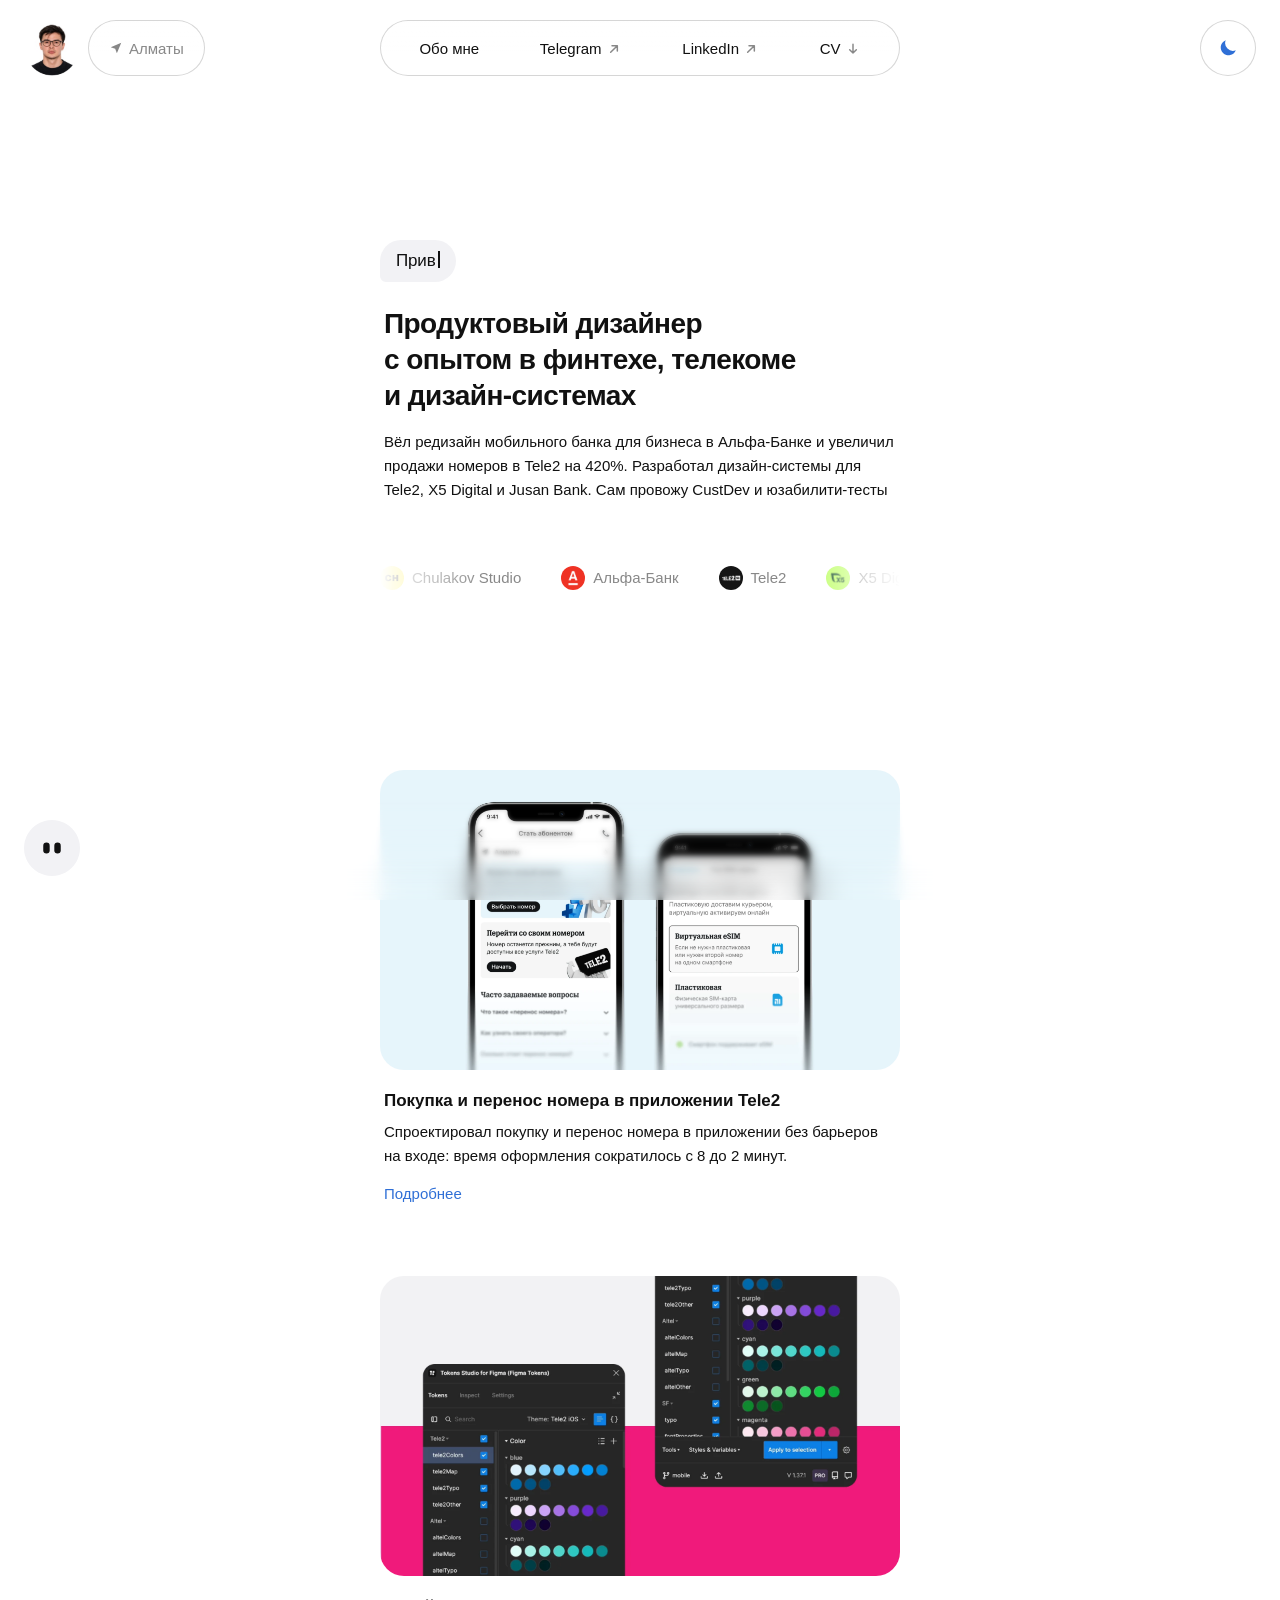
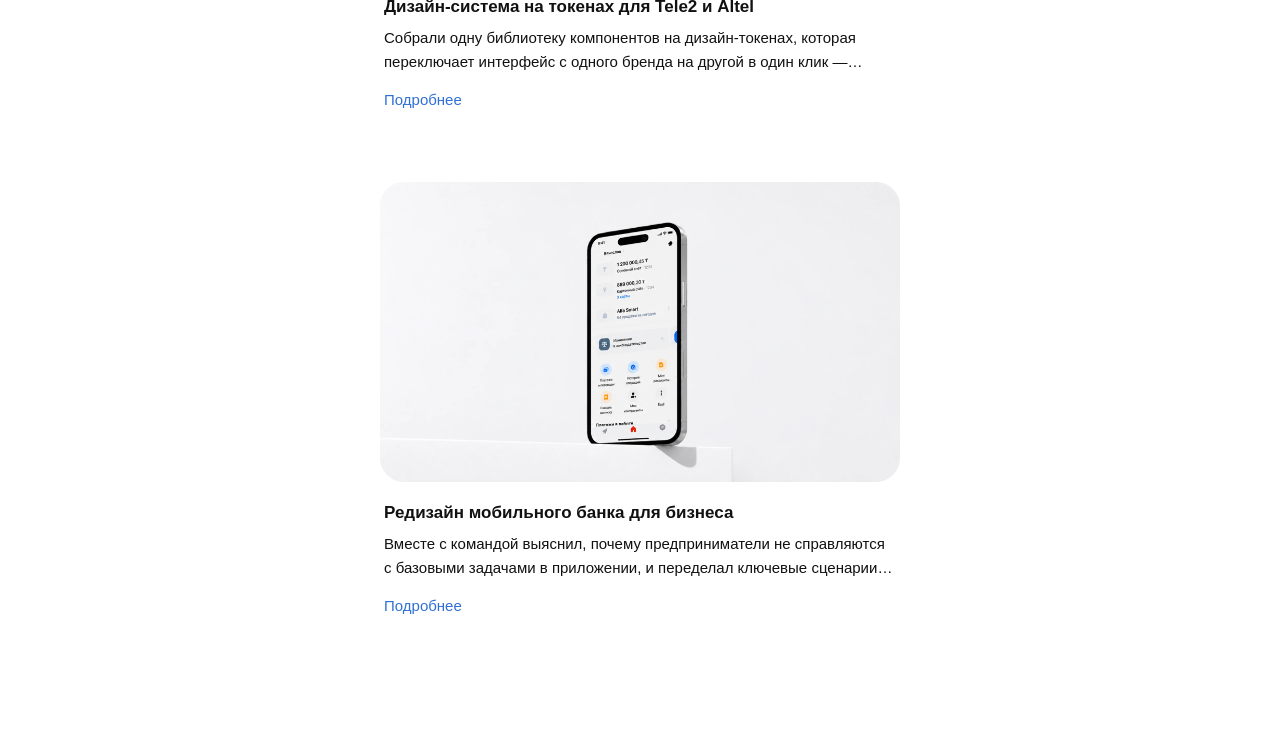
<file: index.html>
<!doctype html>
<html lang="ru">
<head>
  <meta charset="utf-8">
  <meta name="viewport" content="width=device-width, initial-scale=1">
  <title>Shimkayev</title>
  <link rel="icon" href="favicon.svg" type="image/svg+xml">
  <link rel="icon" href="favicon-32.png" type="image/png" sizes="32x32">
  <link rel="apple-touch-icon" href="apple-touch-icon.png">
  <link rel="stylesheet" href="style.css?v=169">
  <!-- Прячем элементы до анимации появления и сразу применяем сохранённую тему, чтобы не было мигания -->
  <script>
    (function () {
      var root = document.documentElement;
      root.classList.add('js');
      var saved = null;
      try { saved = localStorage.getItem('theme'); } catch (e) {}
      if (saved === 'light' || saved === 'dark') root.dataset.theme = saved;
      var dark = saved ? saved === 'dark' : window.matchMedia('(prefers-color-scheme: dark)').matches;
      root.classList.toggle('is-dark', dark);
    })();
  </script>
  <!-- Яндекс Метрика: посещения, Вебвизор, карты кликов и скроллинга -->
  <script>
    (function (m, e, t, r, i, k, a) {
      m[i] = m[i] || function () { (m[i].a = m[i].a || []).push(arguments); };
      m[i].l = 1 * new Date();
      for (var j = 0; j < document.scripts.length; j++) { if (document.scripts[j].src === r) { return; } }
      k = e.createElement(t), a = e.getElementsByTagName(t)[0], k.async = 1, k.src = r, a.parentNode.insertBefore(k, a);
    })(window, document, 'script', 'https://mc.yandex.ru/metrika/tag.js', 'ym');
    ym(114692680, 'init', { webvisor: true, clickmap: true, accurateTrackBounce: true, trackLinks: true });
  </script>
  <noscript><div><img src="https://mc.yandex.ru/watch/114692680" style="position:absolute; left:-9999px;" alt=""></div></noscript>
</head>
<body>

  <div class="container">
    <header class="header">
      <a class="avatar-link" href="/" aria-label="На главную">
        <img class="avatar avatar--light" data-reveal src="images/avatar.jpg?v=5" alt="Аман" width="56" height="56">
        <img class="avatar avatar--dark" data-reveal src="images/avatar-dark.jpg?v=1" alt="Аман" width="56" height="56">
        <span class="avatar-preview" aria-hidden="true"><img class="avatar--light" src="images/avatar-large.webp?v=3" alt="" width="240" height="240" draggable="false"><img class="avatar--dark" src="images/avatar-dark-large.webp?v=1" alt="" width="240" height="240" draggable="false" loading="lazy"></span>
      </a>

      <!-- Город — рядом с аватаром -->
      <span class="location glass" data-reveal>
        <span class="location__photo" aria-hidden="true"><img src="images/almaty.webp" alt="" draggable="false"></span>
        <span class="location__text">
          <svg class="icon" viewBox="0 0 24 24" width="14" height="14" aria-hidden="true">
            <path fill="currentColor" d="M21 3 3 10.5l7.6 2.9L13.5 21 21 3Z"/>
          </svg>
          Алматы
        </span>
      </span>

      <nav class="menu glass" data-reveal>
        <a class="menu__item" href="/about">Обо мне</a>
        <a class="menu__item menu__item--ext" href="https://t.me/shimkayev" target="_blank" rel="noopener">Telegram<svg viewBox="0 0 24 24" width="16" height="16" fill="none" stroke="currentColor" stroke-width="2.2" stroke-linecap="round" stroke-linejoin="round" aria-hidden="true"><path d="M7 17 17 7M9 7h8v8"/></svg></a>
        <a class="menu__item menu__item--ext" href="https://www.linkedin.com/in/shimkayev/" target="_blank" rel="noopener">LinkedIn<svg viewBox="0 0 24 24" width="16" height="16" fill="none" stroke="currentColor" stroke-width="2.2" stroke-linecap="round" stroke-linejoin="round" aria-hidden="true"><path d="M7 17 17 7M9 7h8v8"/></svg></a>
        <a class="menu__item menu__item--cv" href="cv.pdf" download="Shimkayev-Aman-Product-Designer-CV.pdf">CV<svg viewBox="0 0 24 24" width="16" height="16" fill="none" stroke="currentColor" stroke-width="2.2" stroke-linecap="round" stroke-linejoin="round" aria-hidden="true"><path d="M12 5v13M7 13l5 5 5-5"/></svg></a>
      </nav>

      <!-- Справа у края экрана: переключатель темы -->
      <div class="header-side">
      <button class="theme-switch" data-reveal type="button" role="switch" aria-checked="false" aria-label="Тёмная тема">
        <span class="theme-switch__knob">
          <svg class="icon-sun" viewBox="0 0 24 24" fill="none" stroke="currentColor" stroke-width="2" stroke-linecap="round" aria-hidden="true">
            <circle cx="12" cy="12" r="4"/>
            <path d="M12 2v2M12 20v2M4.9 4.9l1.4 1.4M17.7 17.7l1.4 1.4M2 12h2M20 12h2M4.9 19.1l1.4-1.4M17.7 6.3l1.4-1.4"/>
          </svg>
          <svg class="icon-moon" viewBox="0 0 24 24" fill="currentColor" aria-hidden="true">
            <path d="M20.5 14.5A8.5 8.5 0 0 1 9.5 3.5a8.5 8.5 0 1 0 11 11Z"/>
          </svg>
        </span>
      </button>
      <!-- на телефоне пункты меню свёрнуты в эту кнопку -->
      <button class="menu-toggle" data-reveal type="button" aria-label="Меню" aria-expanded="false">
        <span class="menu-toggle__lines" aria-hidden="true"><i></i><i></i><i></i></span>
      </button>
      </div>
    </header>

    <section class="hero">
      <p class="bubble" data-reveal data-text="Привет 👋  Я, Аман">
        <span class="bubble__typing" aria-hidden="true"><i></i><i></i><i></i></span>
        <span class="bubble__text"></span>
      </p>

      <h1 class="hero__title" data-reveal>
        Продуктовый дизайнер<br class="br-desktop">
        с&nbsp;опытом в&nbsp;финтехе, телекоме<br class="br-desktop">
        и&nbsp;дизайн-системах
      </h1>

      <p class="hero__text" data-reveal>
        Вёл редизайн мобильного банка для бизнеса в&nbsp;Альфа-Банке и&nbsp;увеличил продажи номеров
        в&nbsp;Tele2 на&nbsp;420%. Разработал дизайн-системы для Tele2,
        X5&nbsp;Digital и&nbsp;Jusan Bank. Сам провожу CustDev и&nbsp;юзабилити-тесты
      </p>
    </section>

    <!-- Бегущая строка: список продублирован, чтобы лента шла без разрыва -->
    <section class="marquee" data-reveal aria-label="Места работы">
      <div class="marquee__track">
        <ul class="marquee__list">
          <li><span class="marquee__logo"><img src="images/logo-chulakov.png" alt=""></span>Chulakov Studio</li>
          <li><span class="marquee__logo"><img src="images/logo-alfabank.png" alt=""></span>Альфа-Банк</li>
          <li><span class="marquee__logo"><img src="images/logo-tele2.png" alt=""></span>Tele2</li>
          <li><span class="marquee__logo"><img src="images/logo-x5.png" alt=""></span>X5 Digital</li>
          <li><span class="marquee__logo"><img class="logo-zoom" src="images/logo-jusan.png" alt=""></span>Jusan Bank</li>
          <li><span class="marquee__logo"><img src="images/logo-redmadrobot.png" alt=""></span>Red Mad Robot</li>
        </ul>
        <ul class="marquee__list" aria-hidden="true">
          <li><span class="marquee__logo"><img src="images/logo-chulakov.png" alt=""></span>Chulakov Studio</li>
          <li><span class="marquee__logo"><img src="images/logo-alfabank.png" alt=""></span>Альфа-Банк</li>
          <li><span class="marquee__logo"><img src="images/logo-tele2.png" alt=""></span>Tele2</li>
          <li><span class="marquee__logo"><img src="images/logo-x5.png" alt=""></span>X5 Digital</li>
          <li><span class="marquee__logo"><img class="logo-zoom" src="images/logo-jusan.png" alt=""></span>Jusan Bank</li>
          <li><span class="marquee__logo"><img src="images/logo-redmadrobot.png" alt=""></span>Red Mad Robot</li>
        </ul>
      </div>
    </section>

    <!-- Кейсы -->
    <section class="cases">
      <article class="case" data-reveal>
        <a draggable="false" class="case__cover" href="/tele2-number" aria-label="Покупка и перенос номера в приложении Tele2">
          <img draggable="false" class="cover-light" src="images/case-tele2-number-light.webp?v=1" alt="Экраны приложения Tele2: «Стать абонентом» и выбор типа SIM-карты" loading="lazy">
          <img draggable="false" class="cover-dark" src="images/case-tele2-number-dark.webp?v=1" alt="Экраны приложения Tele2: «Стать абонентом» и выбор типа SIM-карты" loading="lazy">
        </a>
        <h3 class="case__title">Покупка и&nbsp;перенос номера в&nbsp;приложении Tele2</h3>
        <p class="case__text">Спроектировал покупку и&nbsp;перенос номера в&nbsp;приложении без барьеров на&nbsp;входе: время оформления сократилось с&nbsp;8 до&nbsp;2 минут.</p>
        <a class="case__link" href="/tele2-number">Подробнее</a>
      </article>

      <article class="case" data-reveal>
        <a draggable="false" class="case__cover" href="/tele2-ds" aria-label="Дизайн-система на токенах для Tele2 и Altel">
          <img draggable="false" class="cover-light" src="images/case-tele2-ds-light.webp?v=3" alt="Токены Tele2 и Altel в Tokens Studio для Figma" loading="lazy">
          <img draggable="false" class="cover-dark" src="images/case-tele2-ds-dark.webp?v=3" alt="Токены Tele2 и Altel в Tokens Studio для Figma" loading="lazy">
        </a>
        <h3 class="case__title">Дизайн-система на&nbsp;токенах для&nbsp;Tele2 и&nbsp;Altel</h3>
        <p class="case__text">Собрали одну библиотеку компонентов на&nbsp;дизайн-токенах, которая переключает интерфейс с&nbsp;одного бренда на&nbsp;другой в&nbsp;один клик — в&nbsp;дизайне и&nbsp;в&nbsp;коде.</p>
        <a class="case__link" href="/tele2-ds">Подробнее</a>
      </article>

      <article class="case" data-reveal>
        <a draggable="false" class="case__cover" href="/abusiness" aria-label="Редизайн мобильного банка для бизнеса">
          <img draggable="false" class="cover-light" src="images/case-alfa-light.webp?v=2" alt="iPhone с главным экраном приложения Альфа-Банка для бизнеса" loading="lazy">
          <img draggable="false" class="cover-dark" src="images/case-alfa-dark.webp?v=6" alt="iPhone с главным экраном приложения Альфа-Банка для бизнеса" loading="lazy">
        </a>
        <h3 class="case__title">Редизайн мобильного банка для&nbsp;бизнеса</h3>
        <p class="case__text">Вместе с&nbsp;командой выяснил, почему предприниматели не&nbsp;справляются с&nbsp;базовыми задачами в&nbsp;приложении, и&nbsp;переделал ключевые сценарии и&nbsp;навигацию под их&nbsp;реальное поведение.</p>
        <a class="case__link" href="/abusiness">Подробнее</a>
      </article>
    </section>
  </div>

  <!-- шарик с глазами в левом нижнем углу: следит за курсором -->
  <div class="eyes-corner" data-eye-tracker aria-hidden="true"></div>

  <!-- Градиент внизу экрана -->
  <div class="bottom-glass" aria-hidden="true"></div>


  <script src="script.js?v=44"></script>
  <script src="watcher.js?v=4"></script>
</body>
</html>
</file>
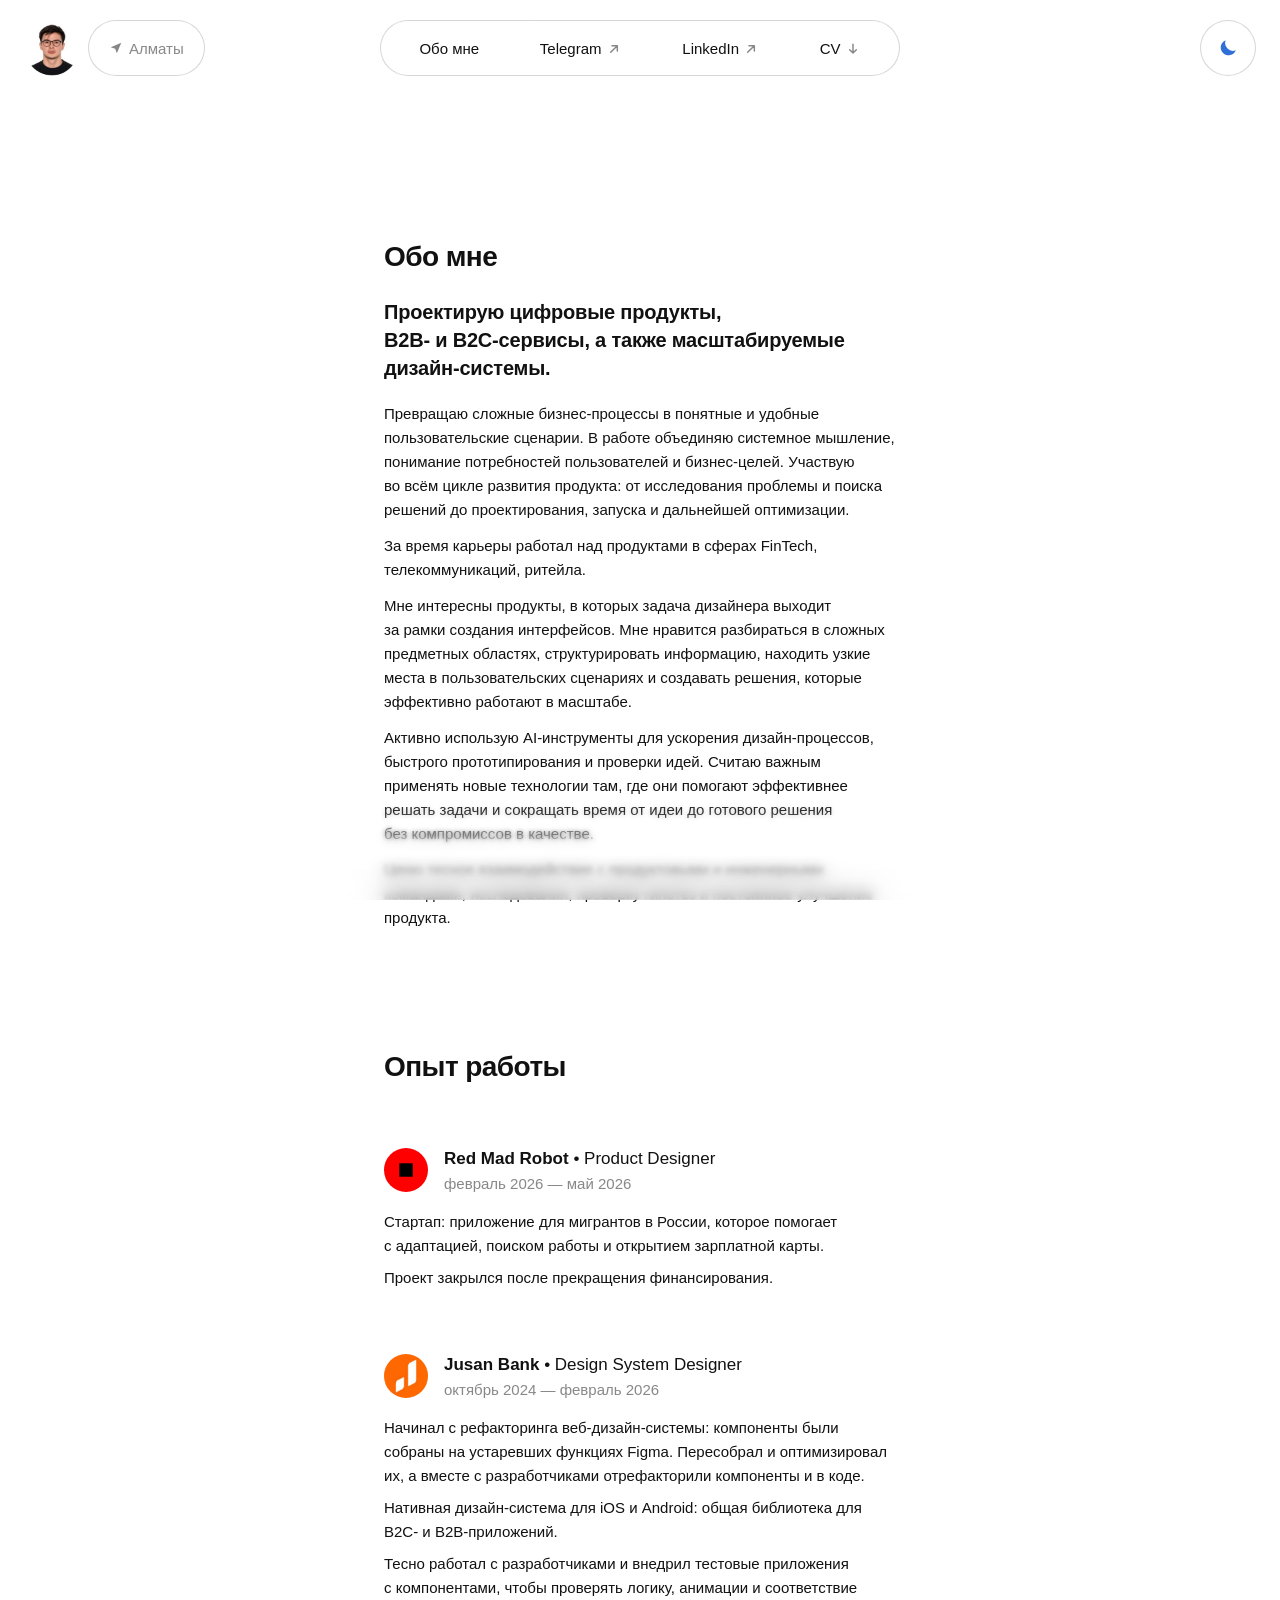
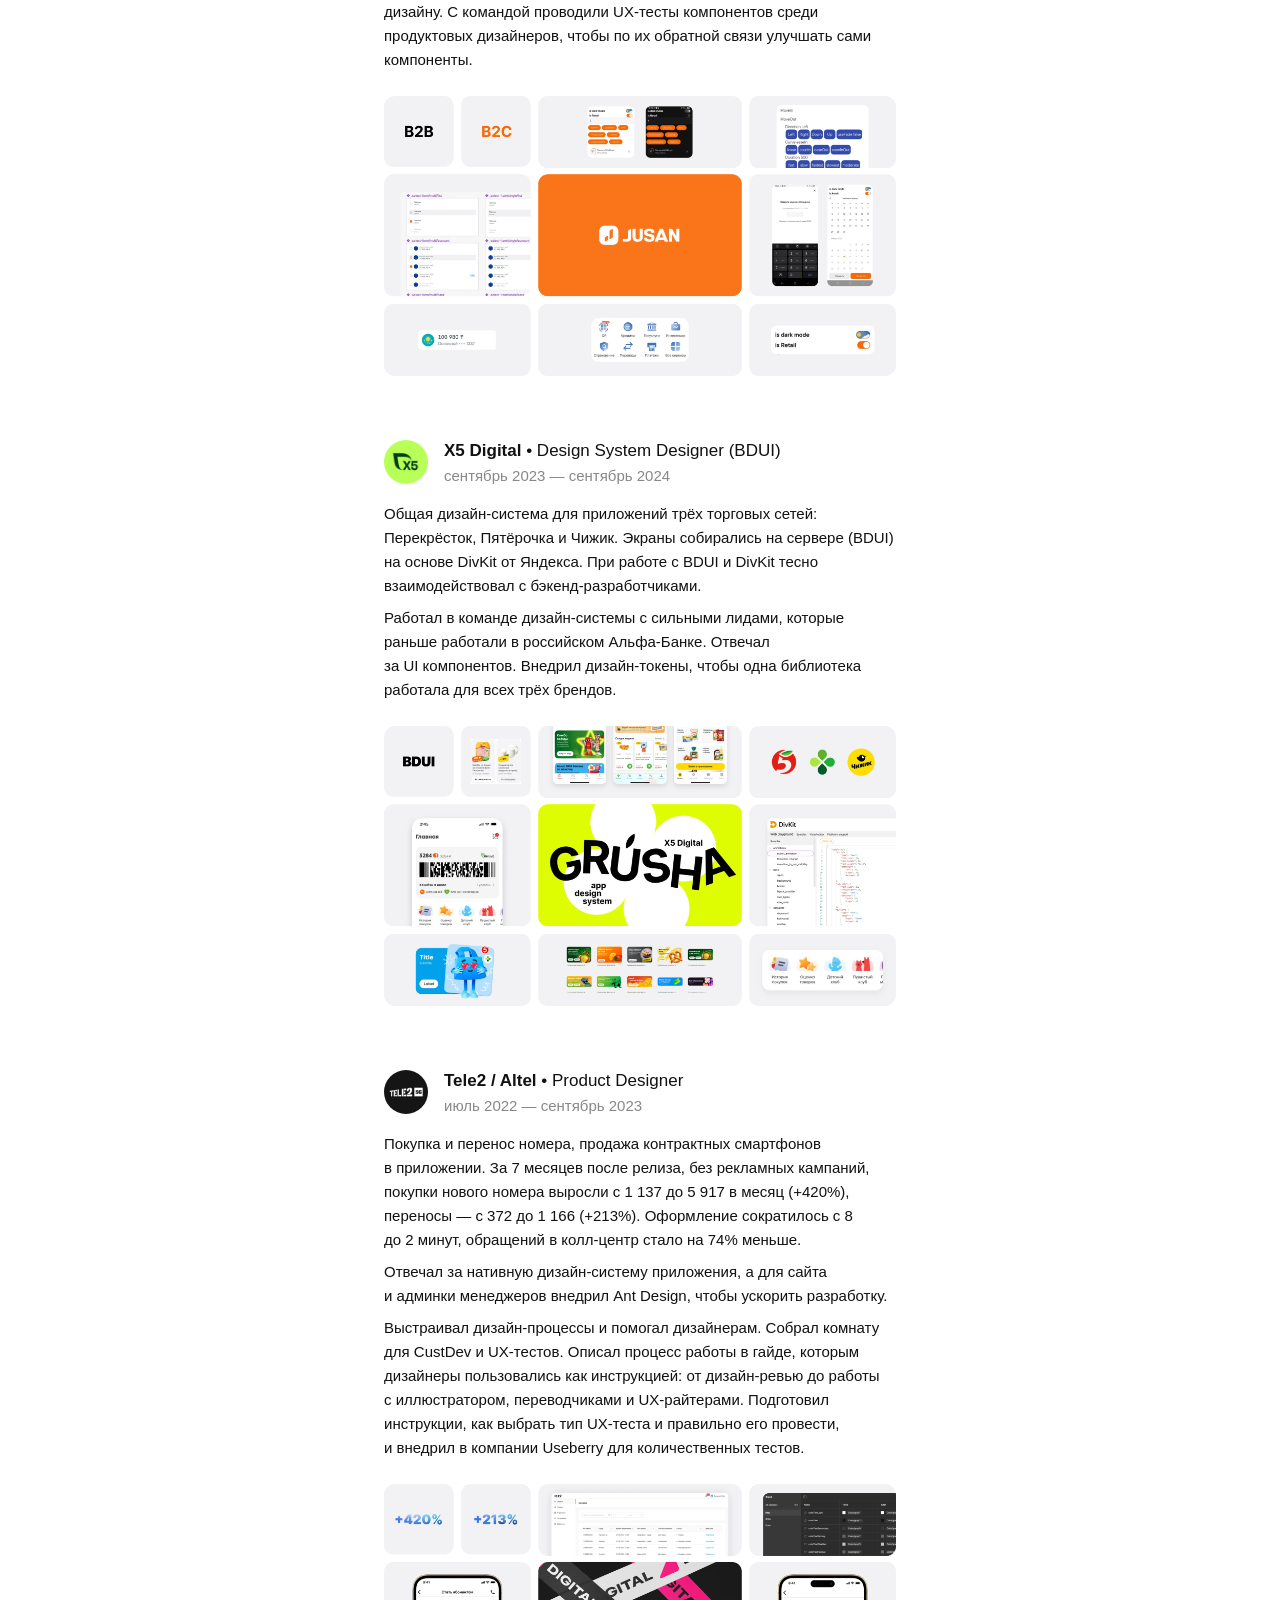
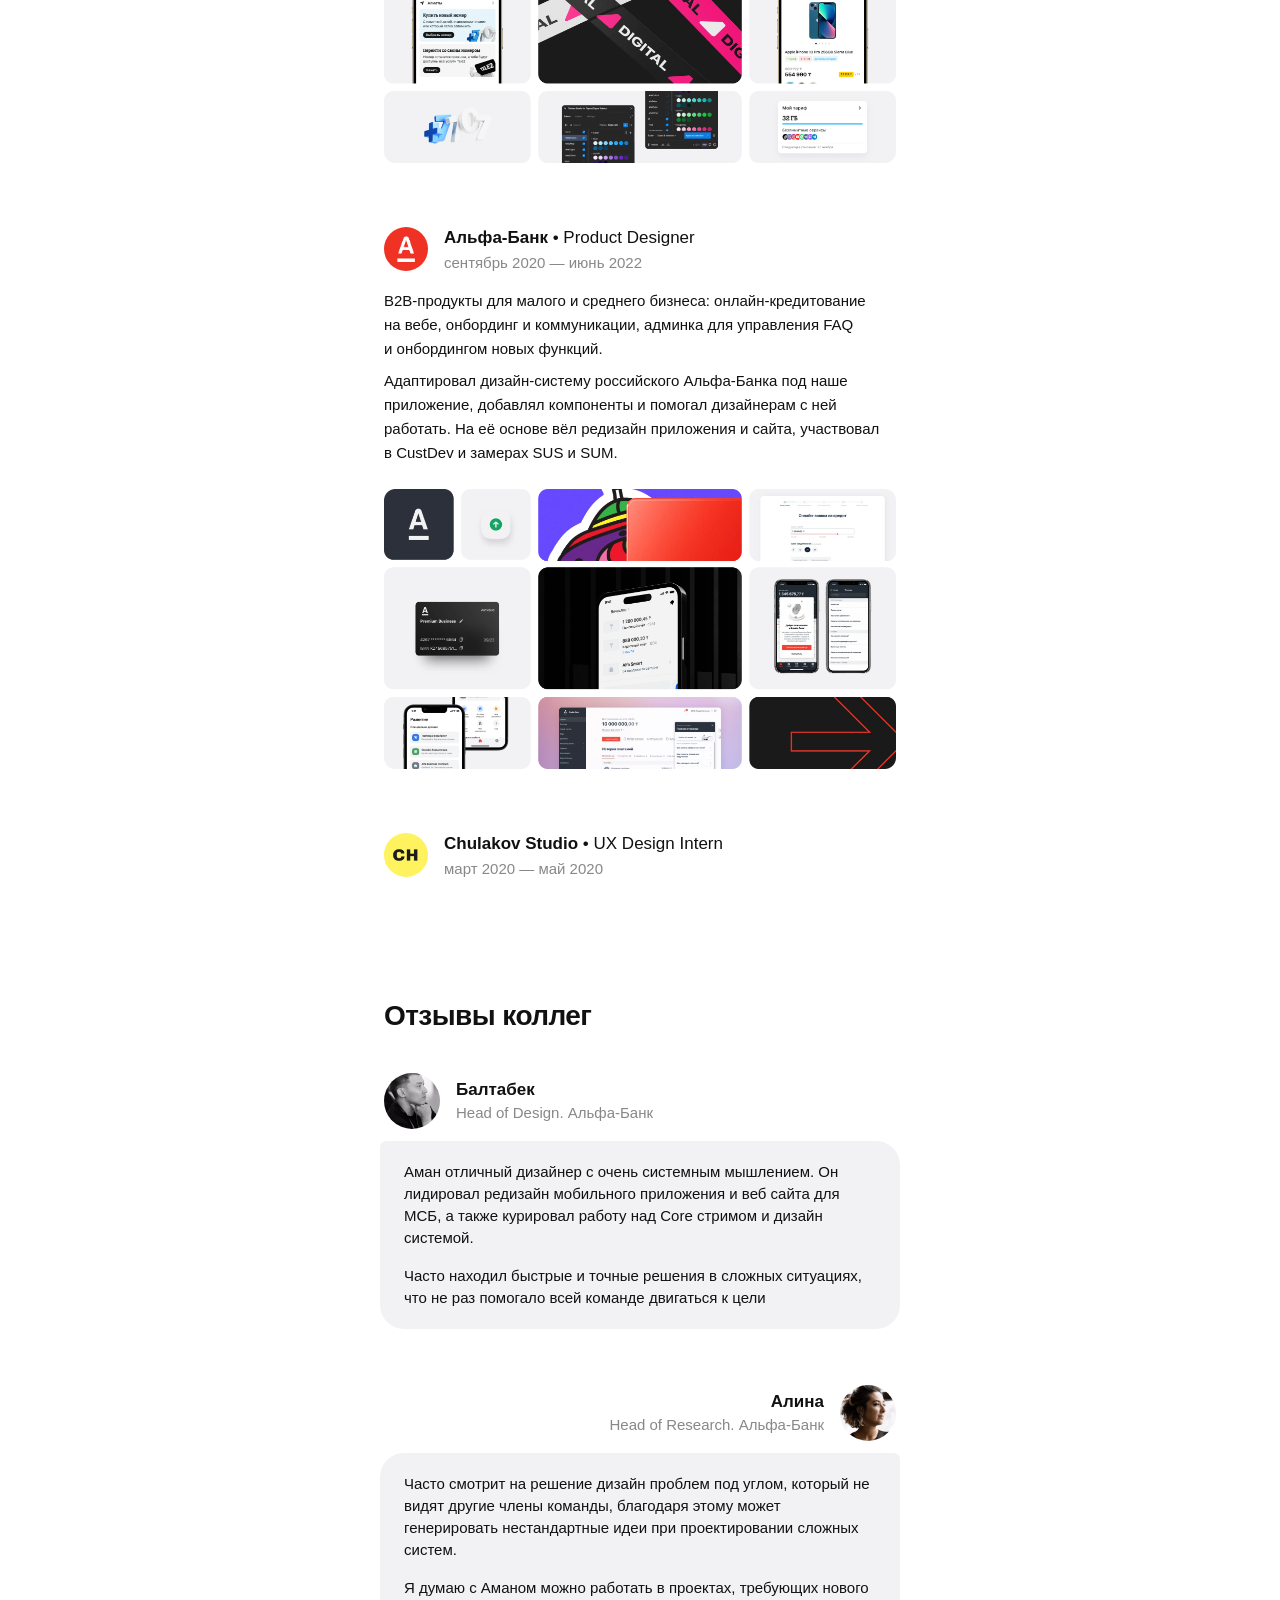
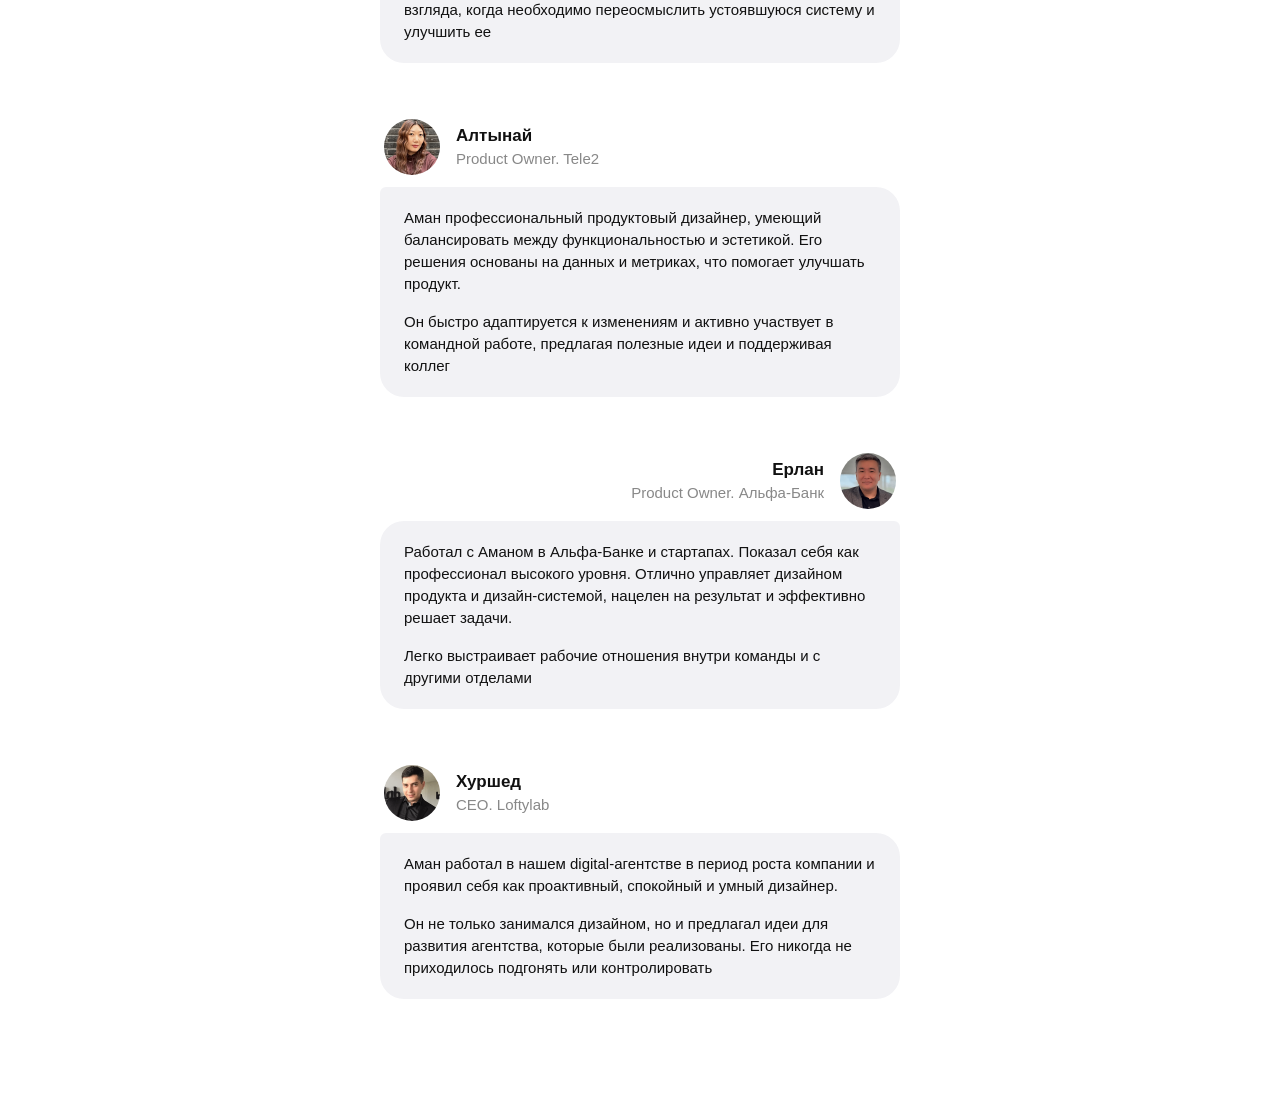
<file: about.html>
<!doctype html>
<html lang="ru">
<head>
  <meta charset="utf-8">
  <meta name="viewport" content="width=device-width, initial-scale=1">
  <title>Обо мне — Аман</title>
  <link rel="icon" href="favicon.svg" type="image/svg+xml">
  <link rel="icon" href="favicon-32.png" type="image/png" sizes="32x32">
  <link rel="apple-touch-icon" href="apple-touch-icon.png">
  <link rel="stylesheet" href="style.css?v=169">
  <!-- Прячем элементы до анимации появления и сразу применяем сохранённую тему, чтобы не было мигания -->
  <script>
    (function () {
      var root = document.documentElement;
      root.classList.add('js');
      var saved = null;
      try { saved = localStorage.getItem('theme'); } catch (e) {}
      if (saved === 'light' || saved === 'dark') root.dataset.theme = saved;
      var dark = saved ? saved === 'dark' : window.matchMedia('(prefers-color-scheme: dark)').matches;
      root.classList.toggle('is-dark', dark);
    })();
  </script>
  <!-- Яндекс Метрика: посещения, Вебвизор, карты кликов и скроллинга -->
  <script>
    (function (m, e, t, r, i, k, a) {
      m[i] = m[i] || function () { (m[i].a = m[i].a || []).push(arguments); };
      m[i].l = 1 * new Date();
      for (var j = 0; j < document.scripts.length; j++) { if (document.scripts[j].src === r) { return; } }
      k = e.createElement(t), a = e.getElementsByTagName(t)[0], k.async = 1, k.src = r, a.parentNode.insertBefore(k, a);
    })(window, document, 'script', 'https://mc.yandex.ru/metrika/tag.js', 'ym');
    ym(114692680, 'init', { webvisor: true, clickmap: true, accurateTrackBounce: true, trackLinks: true });
  </script>
  <noscript><div><img src="https://mc.yandex.ru/watch/114692680" style="position:absolute; left:-9999px;" alt=""></div></noscript>
</head>
<body>

  <div class="container">
    <header class="header">
      <a class="avatar-link" href="/" aria-label="На главную">
        <img class="avatar avatar--light" data-reveal src="images/avatar.jpg?v=5" alt="Аман" width="56" height="56">
        <img class="avatar avatar--dark" data-reveal src="images/avatar-dark.jpg?v=1" alt="Аман" width="56" height="56">
        <span class="avatar-preview" aria-hidden="true"><img class="avatar--light" src="images/avatar-large.webp?v=3" alt="" width="240" height="240" draggable="false"><img class="avatar--dark" src="images/avatar-dark-large.webp?v=1" alt="" width="240" height="240" draggable="false" loading="lazy"></span>
      </a>

      <!-- Город — рядом с аватаром -->
      <span class="location glass" data-reveal>
        <span class="location__photo" aria-hidden="true"><img src="images/almaty.webp" alt="" draggable="false"></span>
        <span class="location__text">
          <svg class="icon" viewBox="0 0 24 24" width="14" height="14" aria-hidden="true">
            <path fill="currentColor" d="M21 3 3 10.5l7.6 2.9L13.5 21 21 3Z"/>
          </svg>
          Алматы
        </span>
      </span>

      <nav class="menu glass" data-reveal>
        <a class="menu__item" href="/about" aria-current="page">Обо мне</a>
        <a class="menu__item menu__item--ext" href="https://t.me/shimkayev" target="_blank" rel="noopener">Telegram<svg viewBox="0 0 24 24" width="16" height="16" fill="none" stroke="currentColor" stroke-width="2.2" stroke-linecap="round" stroke-linejoin="round" aria-hidden="true"><path d="M7 17 17 7M9 7h8v8"/></svg></a>
        <a class="menu__item menu__item--ext" href="https://www.linkedin.com/in/shimkayev/" target="_blank" rel="noopener">LinkedIn<svg viewBox="0 0 24 24" width="16" height="16" fill="none" stroke="currentColor" stroke-width="2.2" stroke-linecap="round" stroke-linejoin="round" aria-hidden="true"><path d="M7 17 17 7M9 7h8v8"/></svg></a>
        <a class="menu__item menu__item--cv" href="cv.pdf" download="Shimkayev-Aman-Product-Designer-CV.pdf">CV<svg viewBox="0 0 24 24" width="16" height="16" fill="none" stroke="currentColor" stroke-width="2.2" stroke-linecap="round" stroke-linejoin="round" aria-hidden="true"><path d="M12 5v13M7 13l5 5 5-5"/></svg></a>
      </nav>

      <!-- Справа у края экрана: переключатель темы -->
      <div class="header-side">
      <button class="theme-switch" data-reveal type="button" role="switch" aria-checked="false" aria-label="Тёмная тема">
        <span class="theme-switch__knob">
          <svg class="icon-sun" viewBox="0 0 24 24" fill="none" stroke="currentColor" stroke-width="2" stroke-linecap="round" aria-hidden="true">
            <circle cx="12" cy="12" r="4"/>
            <path d="M12 2v2M12 20v2M4.9 4.9l1.4 1.4M17.7 17.7l1.4 1.4M2 12h2M20 12h2M4.9 19.1l1.4-1.4M17.7 6.3l1.4-1.4"/>
          </svg>
          <svg class="icon-moon" viewBox="0 0 24 24" fill="currentColor" aria-hidden="true">
            <path d="M20.5 14.5A8.5 8.5 0 0 1 9.5 3.5a8.5 8.5 0 1 0 11 11Z"/>
          </svg>
        </span>
      </button>
      <!-- на телефоне пункты меню свёрнуты в эту кнопку -->
      <button class="menu-toggle" data-reveal type="button" aria-label="Меню" aria-expanded="false">
        <span class="menu-toggle__lines" aria-hidden="true"><i></i><i></i><i></i></span>
      </button>
      </div>
    </header>

    <main class="about">
      <h1 class="page__title" data-reveal>Обо мне</h1>
      <div class="about-intro" data-reveal>
        <p class="about-intro__lead">Проектирую цифровые продукты, <span class="nowrap">B2B- и&nbsp;B2C-сервисы</span>, а&nbsp;также масштабируемые дизайн-системы.</p>
        <p>Превращаю сложные бизнес-процессы в&nbsp;понятные и&nbsp;удобные пользовательские сценарии. В&nbsp;работе объединяю системное мышление, понимание потребностей пользователей и&nbsp;бизнес-целей. Участвую во&nbsp;всём цикле развития продукта: от&nbsp;исследования проблемы и&nbsp;поиска решений до&nbsp;проектирования, запуска и&nbsp;дальнейшей оптимизации.</p>
        <p>За&nbsp;время карьеры работал над&nbsp;продуктами в&nbsp;сферах FinTech, телекоммуникаций, ритейла.</p>
        <p>Мне&nbsp;интересны продукты, в&nbsp;которых задача дизайнера выходит за&nbsp;рамки создания интерфейсов. Мне&nbsp;нравится разбираться в&nbsp;сложных предметных областях, структурировать информацию, находить узкие места в&nbsp;пользовательских сценариях и&nbsp;создавать решения, которые эффективно работают в&nbsp;масштабе.</p>
        <p>Активно использую AI-инструменты для&nbsp;ускорения дизайн-процессов, быстрого прототипирования и&nbsp;проверки идей. Считаю важным применять новые технологии там, где&nbsp;они&nbsp;помогают эффективнее решать задачи и&nbsp;сокращать время от&nbsp;идеи до&nbsp;готового решения без&nbsp;компромиссов в&nbsp;качестве.</p>
        <p>Ценю тесное взаимодействие с&nbsp;продуктовыми и&nbsp;инженерными командами, исследования, проверку гипотез и&nbsp;постоянное улучшение продукта.</p>
      </div>

      <h2 class="page__title page__title--section" data-reveal>Опыт работы</h2>

      <ol class="jobs">
        <li class="job" data-reveal>
          <span class="job__logo"><img src="images/logo-redmadrobot.png" alt="Логотип Red Mad Robot"></span>
          <div class="job__body">
            <div class="job__head">
              <h3 class="job__company">Red Mad Robot<span class="job__role"> •&nbsp;Product Designer</span></h3>
              <p class="job__period">февраль 2026 — май 2026</p>
            </div>
            <div class="job__text">
              <p>Стартап: приложение для мигрантов в&nbsp;России, которое помогает с&nbsp;адаптацией, поиском работы и&nbsp;открытием зарплатной карты.</p>
              <p>Проект закрылся после прекращения финансирования.</p>
            </div>
          </div>
        </li>

        <li class="job" data-reveal>
          <!-- у этой картинки свои скруглённые углы с белыми краями — слегка увеличиваем, чтобы их обрезать -->
          <span class="job__logo"><img class="logo-zoom" src="images/logo-jusan.png" alt="Логотип Jusan Bank"></span>
          <div class="job__body">
            <div class="job__head">
              <h3 class="job__company">Jusan Bank<span class="job__role"> •&nbsp;Design System Designer</span></h3>
              <p class="job__period">октябрь 2024 — февраль 2026</p>
            </div>
            <div class="job__text">
              <p>Начинал с&nbsp;рефакторинга веб-дизайн-системы: компоненты были собраны на&nbsp;устаревших функциях Figma. Пересобрал и&nbsp;оптимизировал их, а&nbsp;вместе с&nbsp;разработчиками отрефакторили компоненты и&nbsp;в&nbsp;коде.</p>
              <p>Нативная дизайн-система для iOS и&nbsp;Android: общая библиотека для B2C- и&nbsp;B2B-приложений.</p>
              <p>Тесно работал с&nbsp;разработчиками и&nbsp;внедрил тестовые приложения с&nbsp;компонентами, чтобы проверять логику, анимации и&nbsp;соответствие дизайну. С&nbsp;командой проводили UX-тесты компонентов среди продуктовых дизайнеров, чтобы по&nbsp;их&nbsp;обратной связи улучшать сами компоненты.</p>
            </div>
            <figure class="job__media">
              <img draggable="false" class="job__media-light" src="images/jusan-light.webp?v=3" alt="Дизайн-система Jusan Bank: компоненты для B2B и B2C, светлая и тёмная темы, анимации, тестовое приложение с компонентами" width="2000" height="1093" loading="lazy">
              <img draggable="false" class="job__media-dark" src="images/jusan-dark.webp?v=3" alt="Дизайн-система Jusan Bank: компоненты для B2B и B2C, светлая и тёмная темы, анимации, тестовое приложение с компонентами" width="2000" height="1093" loading="lazy">
            </figure>
          </div>
        </li>

        <li class="job" data-reveal>
          <span class="job__logo"><img src="images/logo-x5.png" alt="Логотип X5 Digital"></span>
          <div class="job__body">
            <div class="job__head">
              <h3 class="job__company">X5 Digital<span class="job__role"> •&nbsp;Design System Designer (BDUI)</span></h3>
              <p class="job__period">сентябрь 2023 — сентябрь 2024</p>
            </div>
            <div class="job__text">
              <p>Общая дизайн-система для приложений трёх торговых сетей: Перекрёсток, Пятёрочка и&nbsp;Чижик. Экраны собирались на&nbsp;сервере (BDUI) на&nbsp;основе DivKit от&nbsp;Яндекса. При работе с&nbsp;BDUI и&nbsp;DivKit тесно взаимодействовал с&nbsp;бэкенд-разработчиками.</p>
              <p>Работал в&nbsp;команде дизайн-системы с&nbsp;сильными лидами, которые раньше работали в&nbsp;российском Альфа-Банке. Отвечал за&nbsp;UI&nbsp;компонентов. Внедрил дизайн-токены, чтобы одна библиотека работала для всех трёх брендов.</p>
            </div>
            <figure class="job__media">
              <img draggable="false" class="job__media-light" src="images/x5-digital-light.webp?v=8" alt="Дизайн-система Grusha от X5 Digital: компоненты, виджеты и экраны приложений Пятёрочки, Перекрёстка и Чижика, DivKit" width="2000" height="1093" loading="lazy">
              <img draggable="false" class="job__media-dark" src="images/x5-digital-dark.webp?v=8" alt="Дизайн-система Grusha от X5 Digital: компоненты, виджеты и экраны приложений Пятёрочки, Перекрёстка и Чижика, DivKit" width="2000" height="1093" loading="lazy">
            </figure>
          </div>
        </li>

        <li class="job" data-reveal>
          <span class="job__logo"><img src="images/logo-tele2.png" alt="Логотип Tele2"></span>
          <div class="job__body">
            <div class="job__head">
              <h3 class="job__company">Tele2 / Altel<span class="job__role"> •&nbsp;Product Designer</span></h3>
              <p class="job__period">июль 2022 — сентябрь 2023</p>
            </div>
            <div class="job__text">
              <p>Покупка и&nbsp;перенос номера, продажа контрактных смартфонов в&nbsp;приложении. За&nbsp;7&nbsp;месяцев после релиза, без рекламных кампаний, покупки нового номера выросли с&nbsp;1&nbsp;137 до&nbsp;5&nbsp;917 в&nbsp;месяц (+420%), переносы&nbsp;— с&nbsp;372 до&nbsp;1&nbsp;166 (+213%). Оформление сократилось с&nbsp;8 до&nbsp;2&nbsp;минут, обращений в&nbsp;колл-центр стало на&nbsp;74% меньше.</p>
              <p>Отвечал за&nbsp;нативную дизайн-систему приложения, а&nbsp;для сайта и&nbsp;админки менеджеров внедрил Ant Design, чтобы ускорить разработку.</p>
              <p>Выстраивал дизайн-процессы и&nbsp;помогал дизайнерам. Собрал комнату для CustDev и&nbsp;UX-тестов. Описал процесс работы в&nbsp;гайде, которым дизайнеры пользовались как инструкцией: от&nbsp;дизайн-ревью до&nbsp;работы с&nbsp;иллюстратором, переводчиками и&nbsp;UX-райтерами. Подготовил инструкции, как выбрать тип UX-теста и&nbsp;правильно его провести, и&nbsp;внедрил в&nbsp;компании Useberry для количественных тестов.</p>
            </div>
            <figure class="job__media">
              <img draggable="false" class="job__media-light" src="images/tele2-light.webp?v=6" alt="Работа в Tele2 / Altel: рост покупок и переносов номера, экраны приложения, админка заказов, токены дизайн-системы для двух брендов" width="2000" height="1093" loading="lazy">
              <img draggable="false" class="job__media-dark" src="images/tele2-dark.webp?v=6" alt="Работа в Tele2 / Altel: рост покупок и переносов номера, экраны приложения, админка заказов, токены дизайн-системы для двух брендов" width="2000" height="1093" loading="lazy">
            </figure>
          </div>
        </li>

        <li class="job" data-reveal>
          <span class="job__logo"><img src="images/logo-alfabank.png" alt="Логотип Альфа-Банк"></span>
          <div class="job__body">
            <div class="job__head">
              <h3 class="job__company">Альфа-Банк<span class="job__role"> •&nbsp;Product Designer</span></h3>
              <p class="job__period">сентябрь 2020 — июнь 2022</p>
            </div>
            <div class="job__text">
              <p>B2B-продукты для малого и&nbsp;среднего бизнеса: онлайн-кредитование на&nbsp;вебе, онбординг и&nbsp;коммуникации, админка для управления FAQ и&nbsp;онбордингом новых функций.</p>
              <p>Адаптировал дизайн-систему российского Альфа-Банка под наше приложение, добавлял компоненты и&nbsp;помогал дизайнерам с&nbsp;ней работать. На&nbsp;её&nbsp;основе вёл редизайн приложения и&nbsp;сайта, участвовал в&nbsp;CustDev и&nbsp;замерах SUS и&nbsp;SUM.</p>
            </div>
            <figure class="job__media">
              <img draggable="false" class="job__media-light" src="images/alfabank-light.webp?v=4" alt="Работа в Альфа-Банке: мобильное приложение для бизнеса, онлайн-заявка на кредит, интернет-банк, онбординг и помощь" width="2000" height="1093" loading="lazy">
              <img draggable="false" class="job__media-dark" src="images/alfabank-dark.webp?v=4" alt="Работа в Альфа-Банке: мобильное приложение для бизнеса, онлайн-заявка на кредит, интернет-банк, онбординг и помощь" width="2000" height="1093" loading="lazy">
            </figure>
          </div>
        </li>

        <li class="job" data-reveal>
          <span class="job__logo"><img src="images/logo-chulakov.png" alt="Логотип Chulakov Studio"></span>
          <div class="job__body">
            <div class="job__head">
              <h3 class="job__company">Chulakov Studio<span class="job__role"> •&nbsp;UX Design Intern</span></h3>
              <p class="job__period">март 2020 — май 2020</p>
            </div>
          </div>
        </li>
      </ol>

      <h2 class="page__title page__title--section" data-reveal>Отзывы коллег</h2>

      <ul class="reviews">
        <li class="review" data-reveal>
          <div class="review__author">
            <img class="review__photo" src="images/review-baltabek.png?v=2" alt="" width="56" height="56">
            <div>
              <p class="review__name">Балтабек</p>
              <p class="review__role">Head of Design. Альфа-Банк</p>
            </div>
          </div>
          <blockquote class="review__text">
          <p>Аман отличный дизайнер с очень системным мышлением. Он лидировал редизайн мобильного приложения и веб сайта для МСБ, а также курировал работу над Core стримом и дизайн системой.</p>
          <p>Часто находил быстрые и точные решения в сложных ситуациях, что не раз помогало всей команде двигаться к цели</p>
          </blockquote>
        </li>

        <li class="review review--right" data-reveal>
          <div class="review__author">
            <img class="review__photo" src="images/review-alina.png?v=2" alt="" width="56" height="56">
            <div>
              <p class="review__name">Алина</p>
              <p class="review__role">Head of Research. Альфа-Банк</p>
            </div>
          </div>
          <blockquote class="review__text">
          <p>Часто смотрит на решение дизайн проблем под углом, который не видят другие члены команды, благодаря этому может генерировать нестандартные идеи при проектировании сложных систем.</p>
          <p>Я думаю с Аманом можно работать в проектах, требующих нового взгляда, когда необходимо переосмыслить устоявшуюся систему и улучшить ее</p>
          </blockquote>
        </li>

        <li class="review" data-reveal>
          <div class="review__author">
            <img class="review__photo" src="images/review-altynai.png?v=2" alt="" width="56" height="56">
            <div>
              <p class="review__name">Алтынай</p>
              <p class="review__role">Product Owner. Tele2</p>
            </div>
          </div>
          <blockquote class="review__text">
          <p>Аман профессиональный продуктовый дизайнер, умеющий балансировать между функциональностью и эстетикой. Его решения основаны на данных и метриках, что помогает улучшать продукт.</p>
          <p>Он быстро адаптируется к изменениям и активно участвует в командной работе, предлагая полезные идеи и поддерживая коллег</p>
          </blockquote>
        </li>

        <li class="review review--right" data-reveal>
          <div class="review__author">
            <img class="review__photo" src="images/review-erlan.png?v=2" alt="" width="56" height="56">
            <div>
              <p class="review__name">Ерлан</p>
              <p class="review__role">Product Owner. Альфа-Банк</p>
            </div>
          </div>
          <blockquote class="review__text">
          <p>Работал с Аманом в Альфа-Банке и стартапах. Показал себя как профессионал высокого уровня. Отлично управляет дизайном продукта и дизайн-системой, нацелен на результат и эффективно решает задачи.</p>
          <p>Легко выстраивает рабочие отношения внутри команды и с другими отделами</p>
          </blockquote>
        </li>

        <li class="review" data-reveal>
          <div class="review__author">
            <img class="review__photo" src="images/review-khurshed.png?v=2" alt="" width="56" height="56">
            <div>
              <p class="review__name">Хуршед</p>
              <p class="review__role">CEO. Loftylab</p>
            </div>
          </div>
          <blockquote class="review__text">
          <p>Аман работал в нашем digital-агентстве в период роста компании и проявил себя как проактивный, спокойный и умный дизайнер.</p>
          <p>Он не только занимался дизайном, но и предлагал идеи для развития агентства, которые были реализованы. Его никогда не приходилось подгонять или контролировать</p>
          </blockquote>
        </li>
      </ul>
    </main>
  </div>

  <!-- Градиент внизу экрана -->
  <div class="bottom-glass" aria-hidden="true"></div>


  <script src="script.js?v=44"></script>
</body>
</html>
</file>
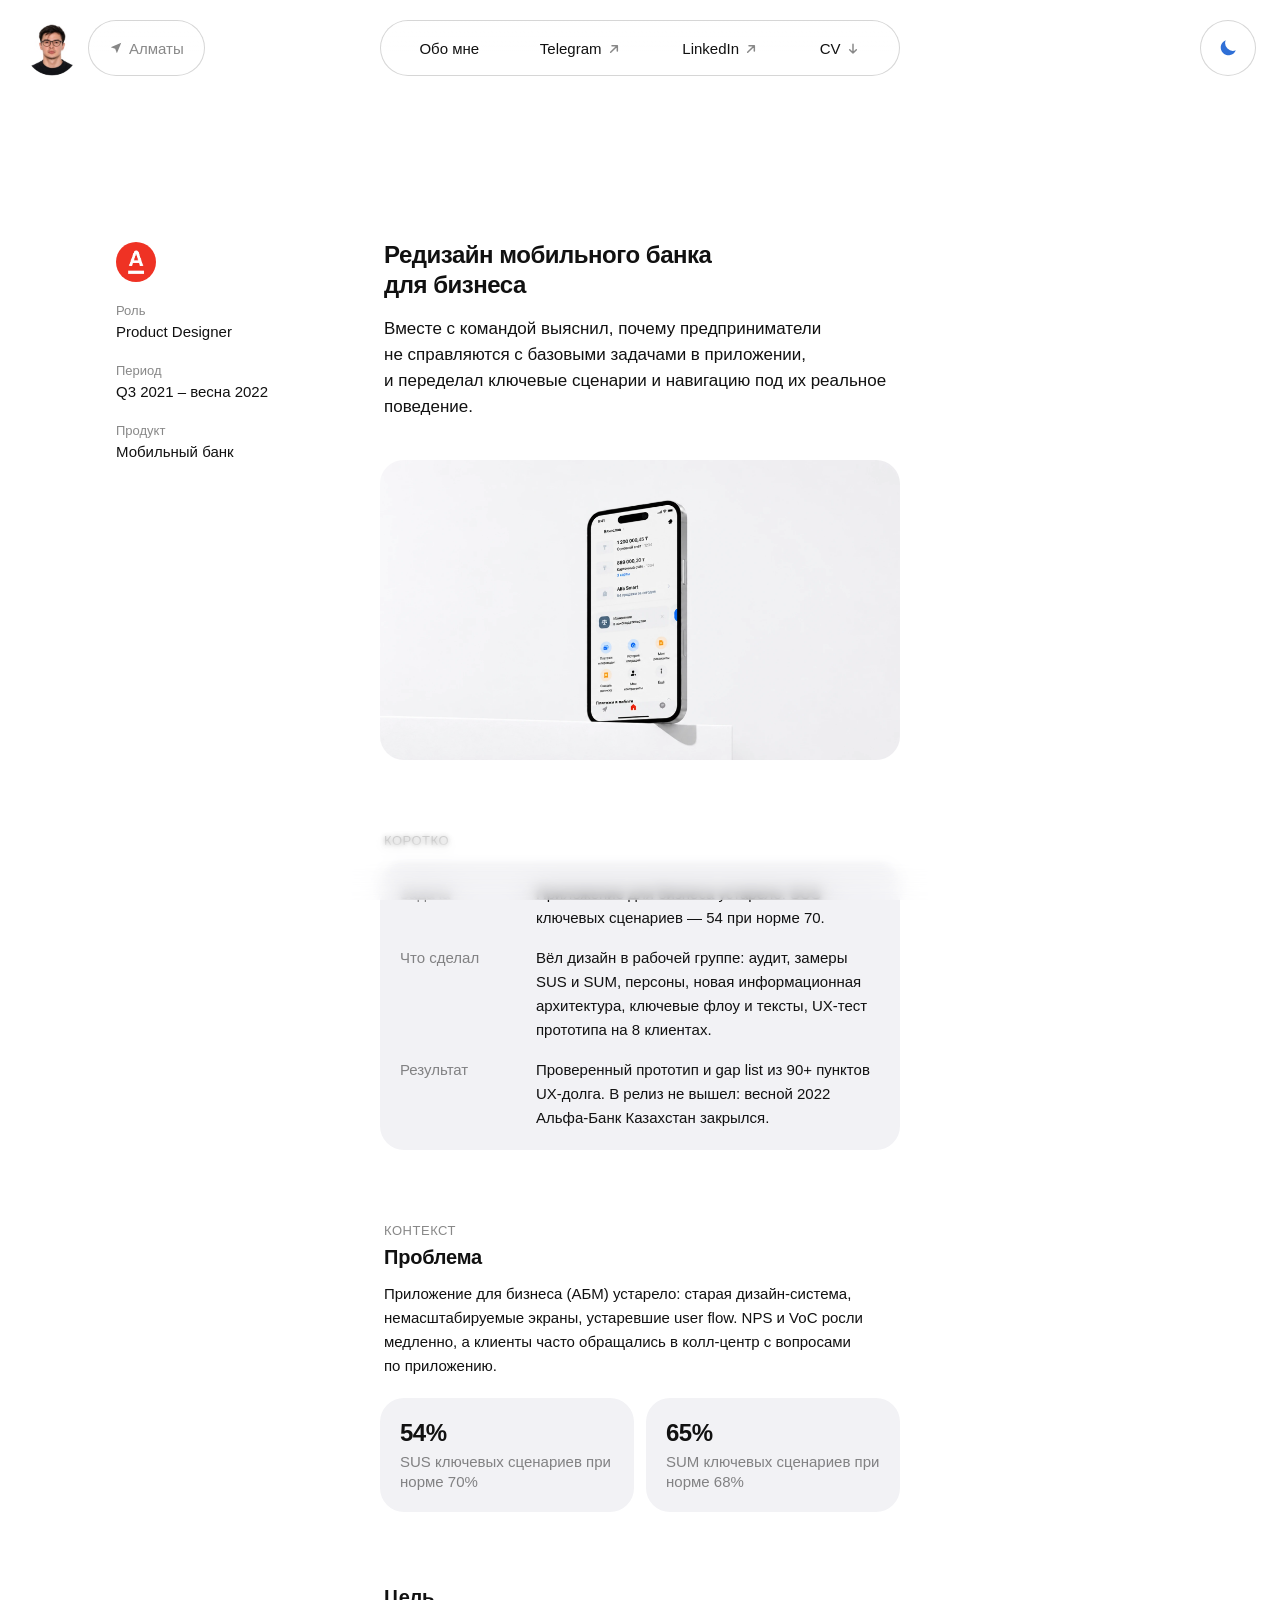
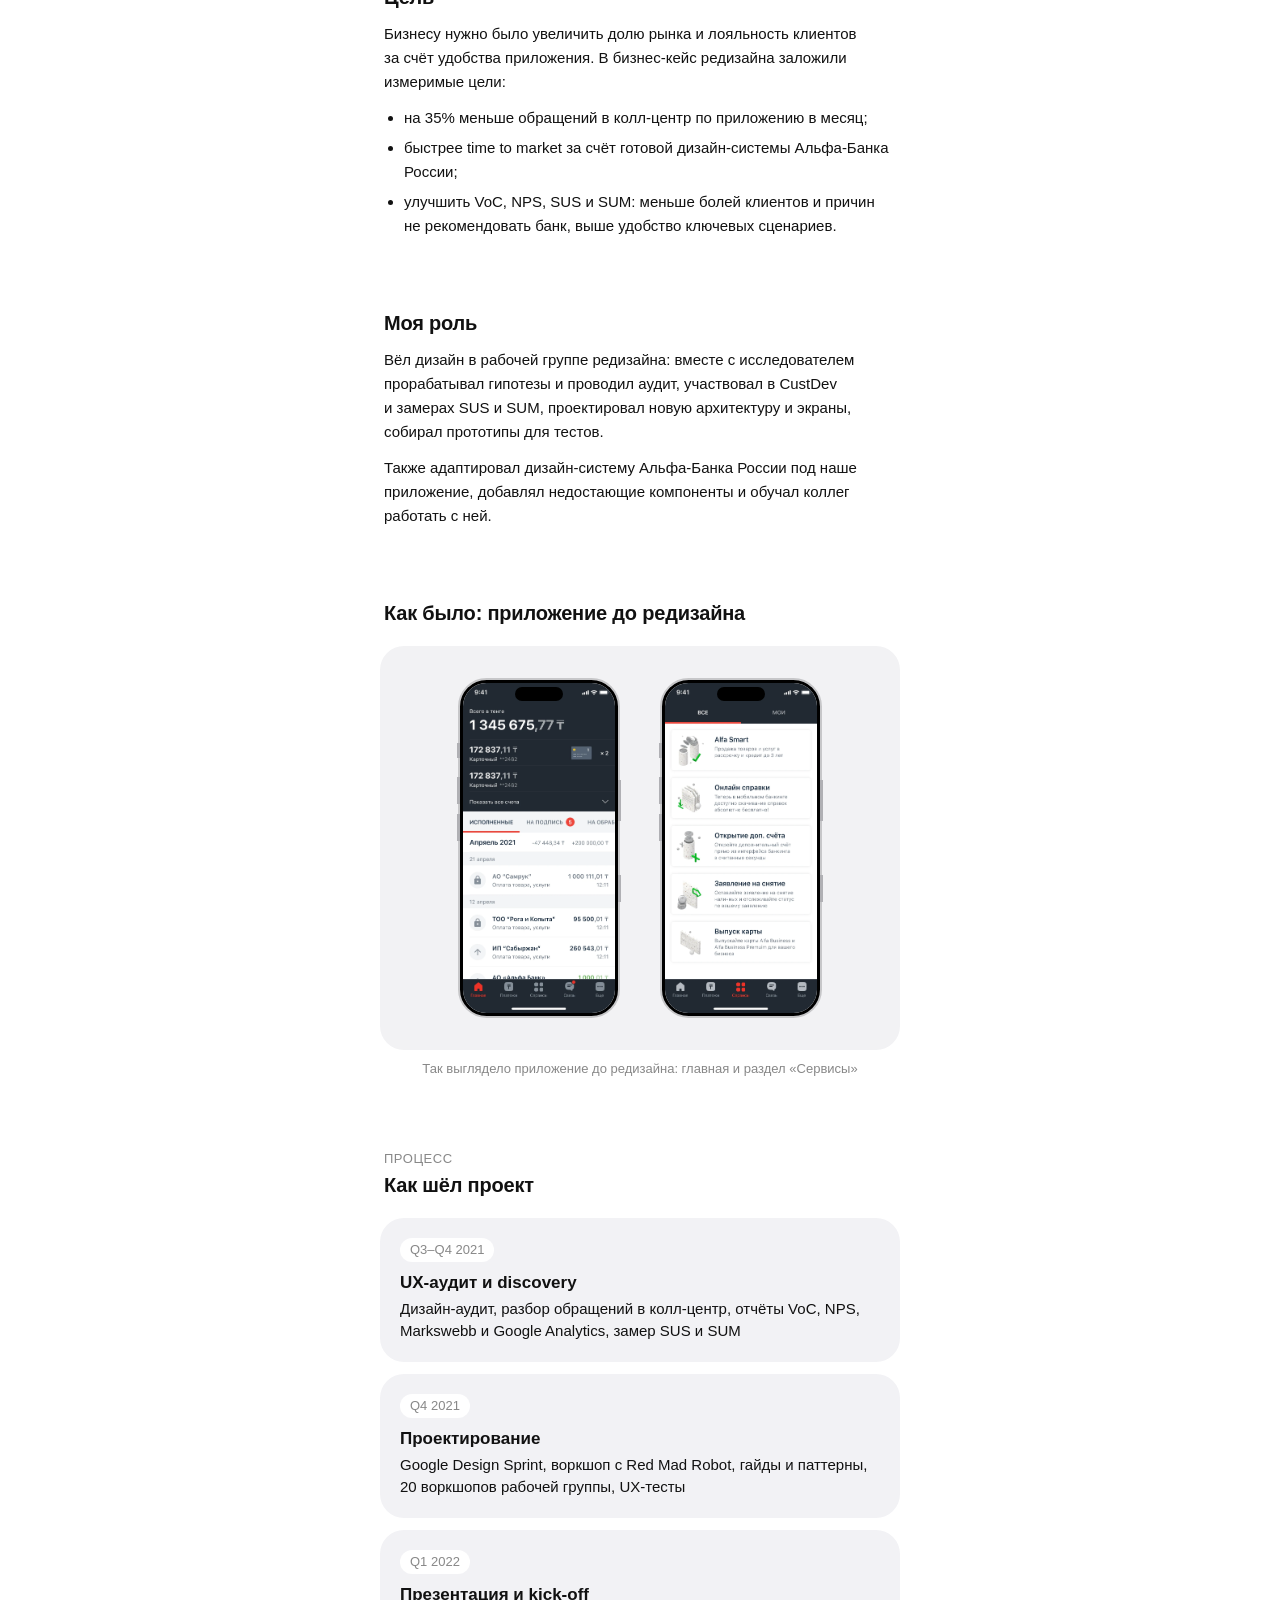
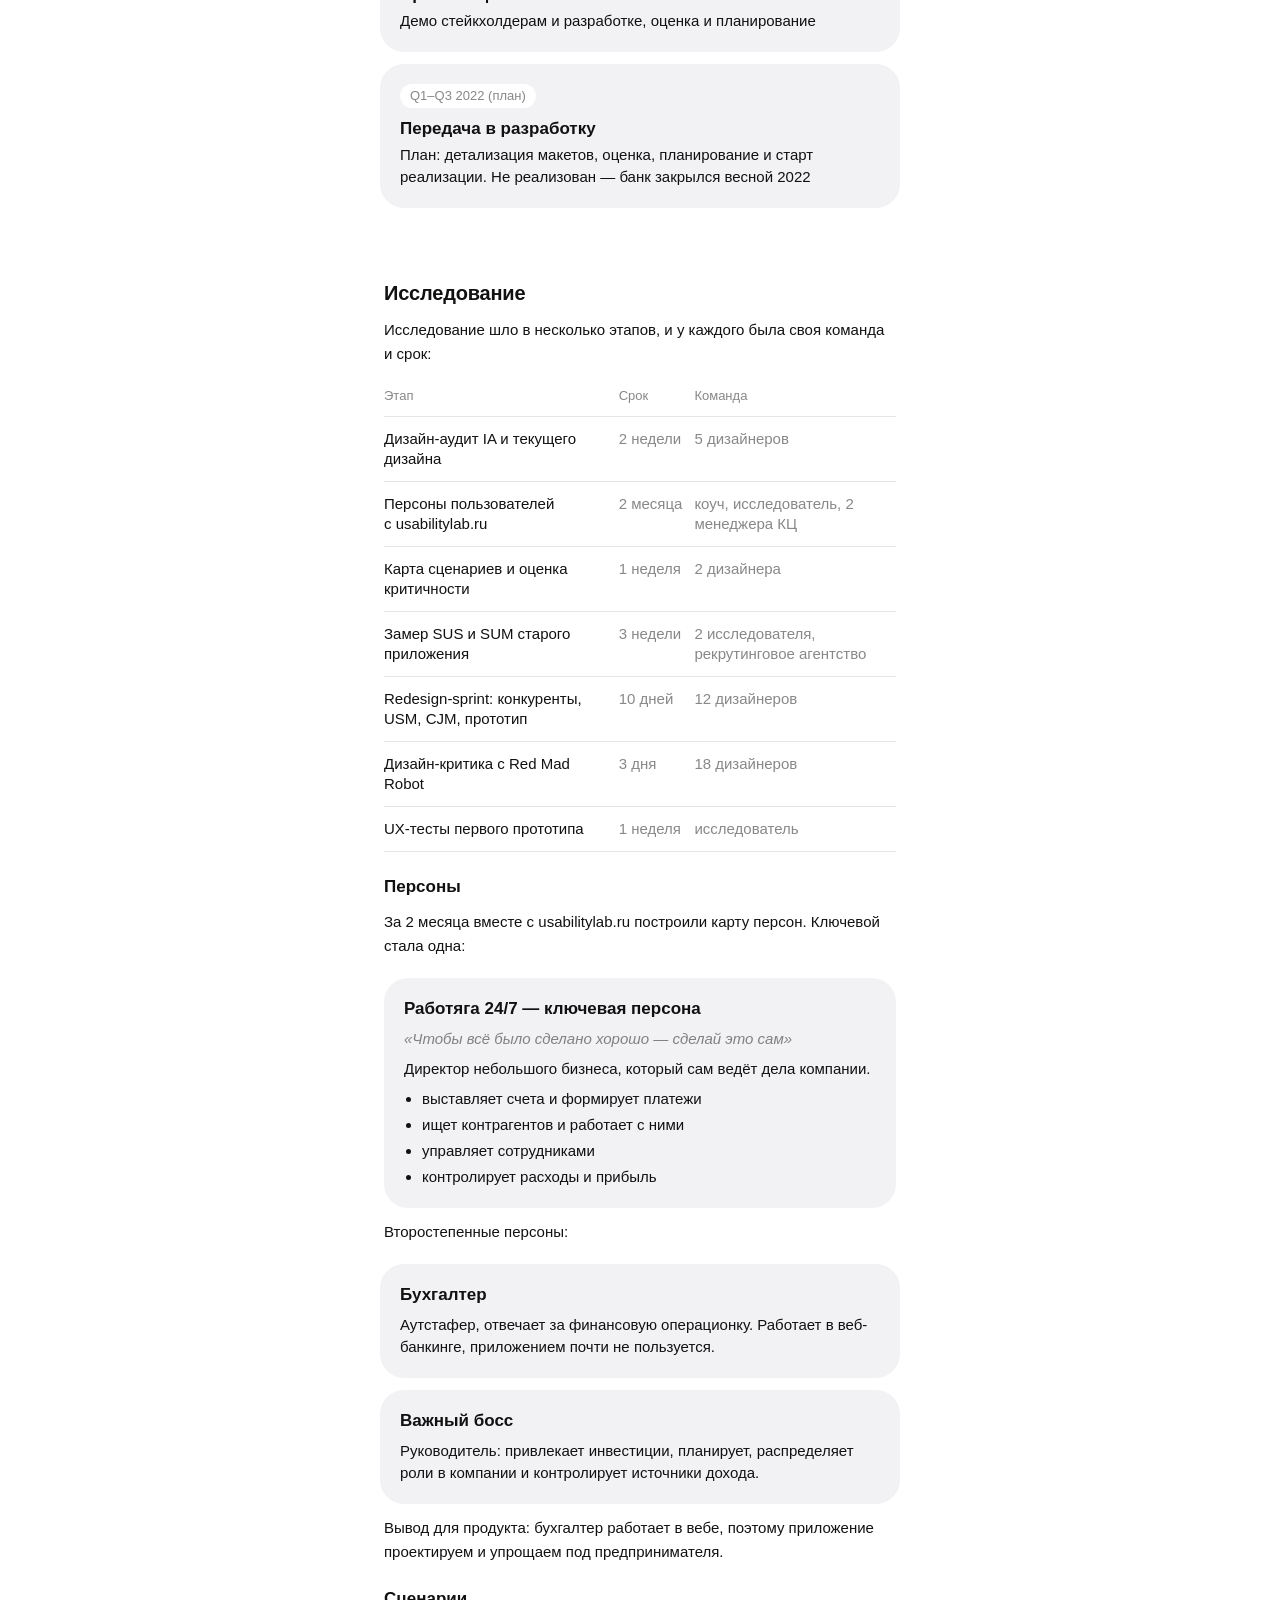
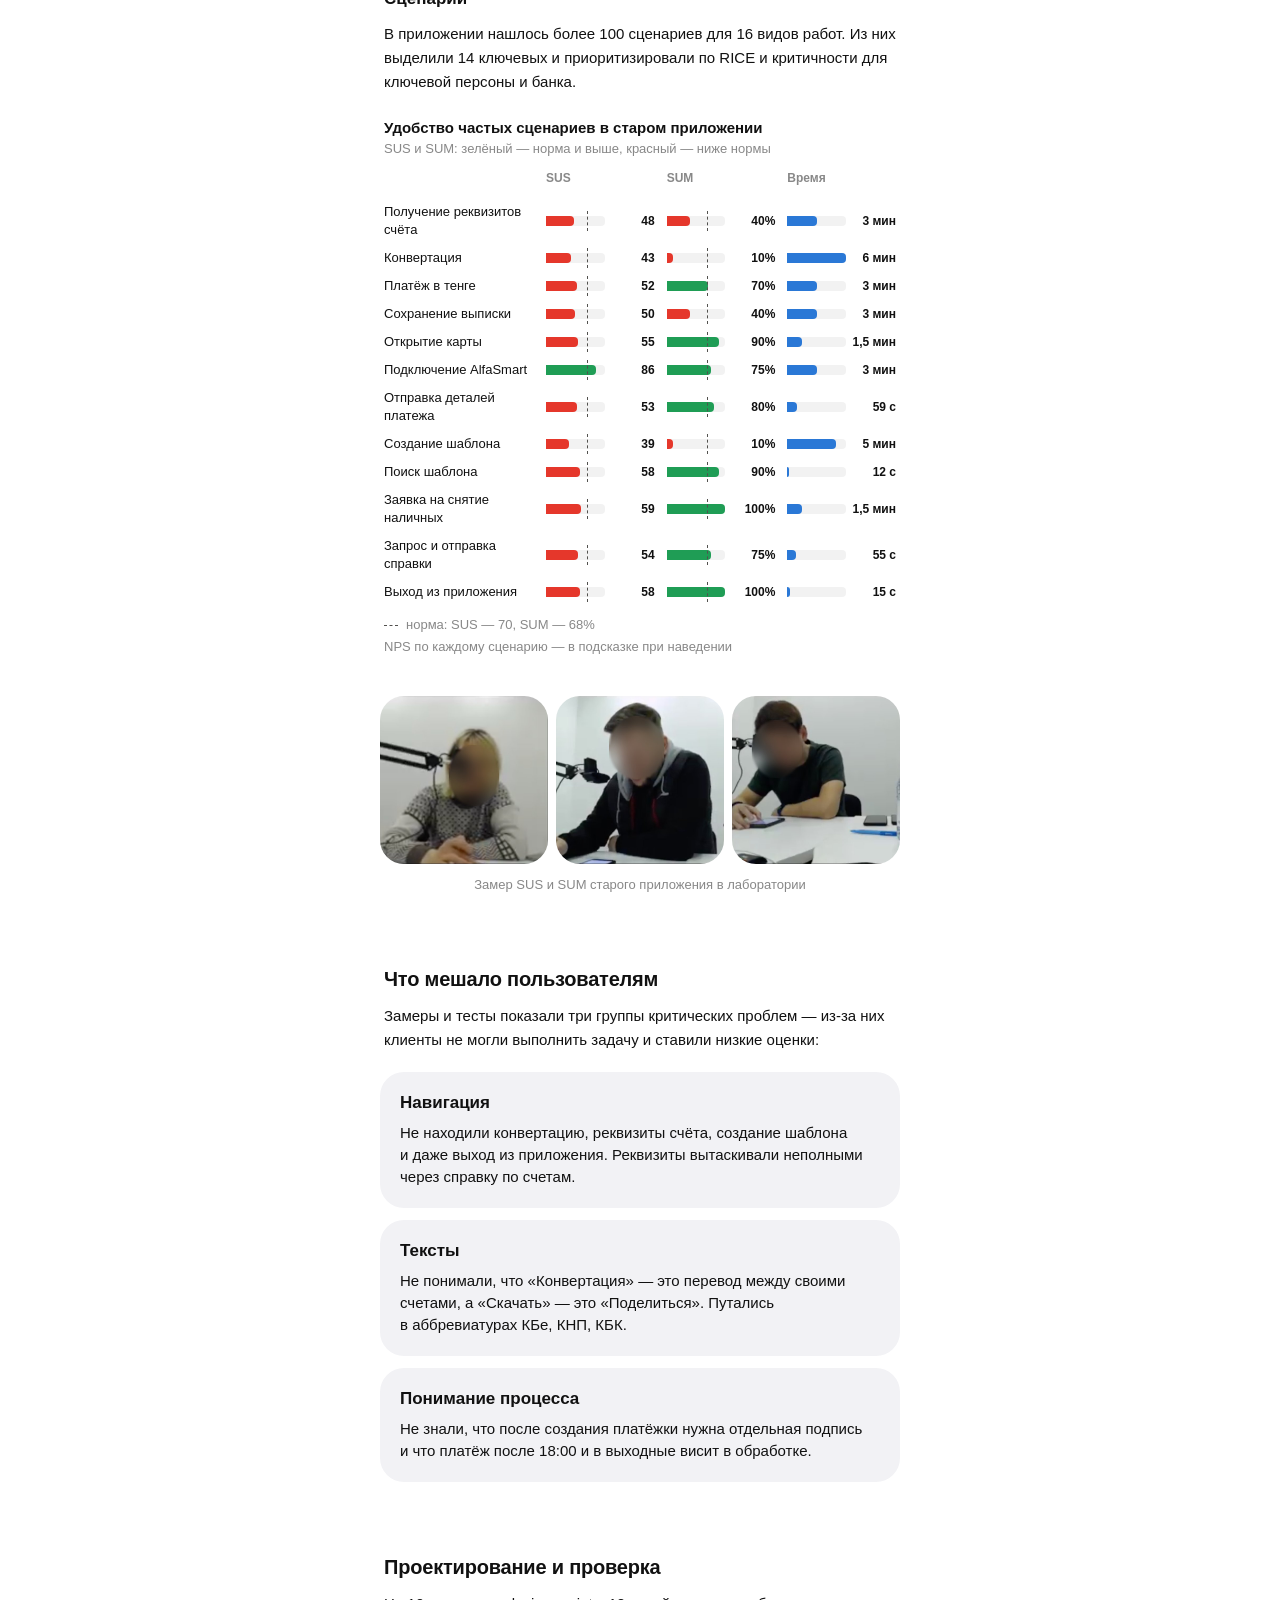
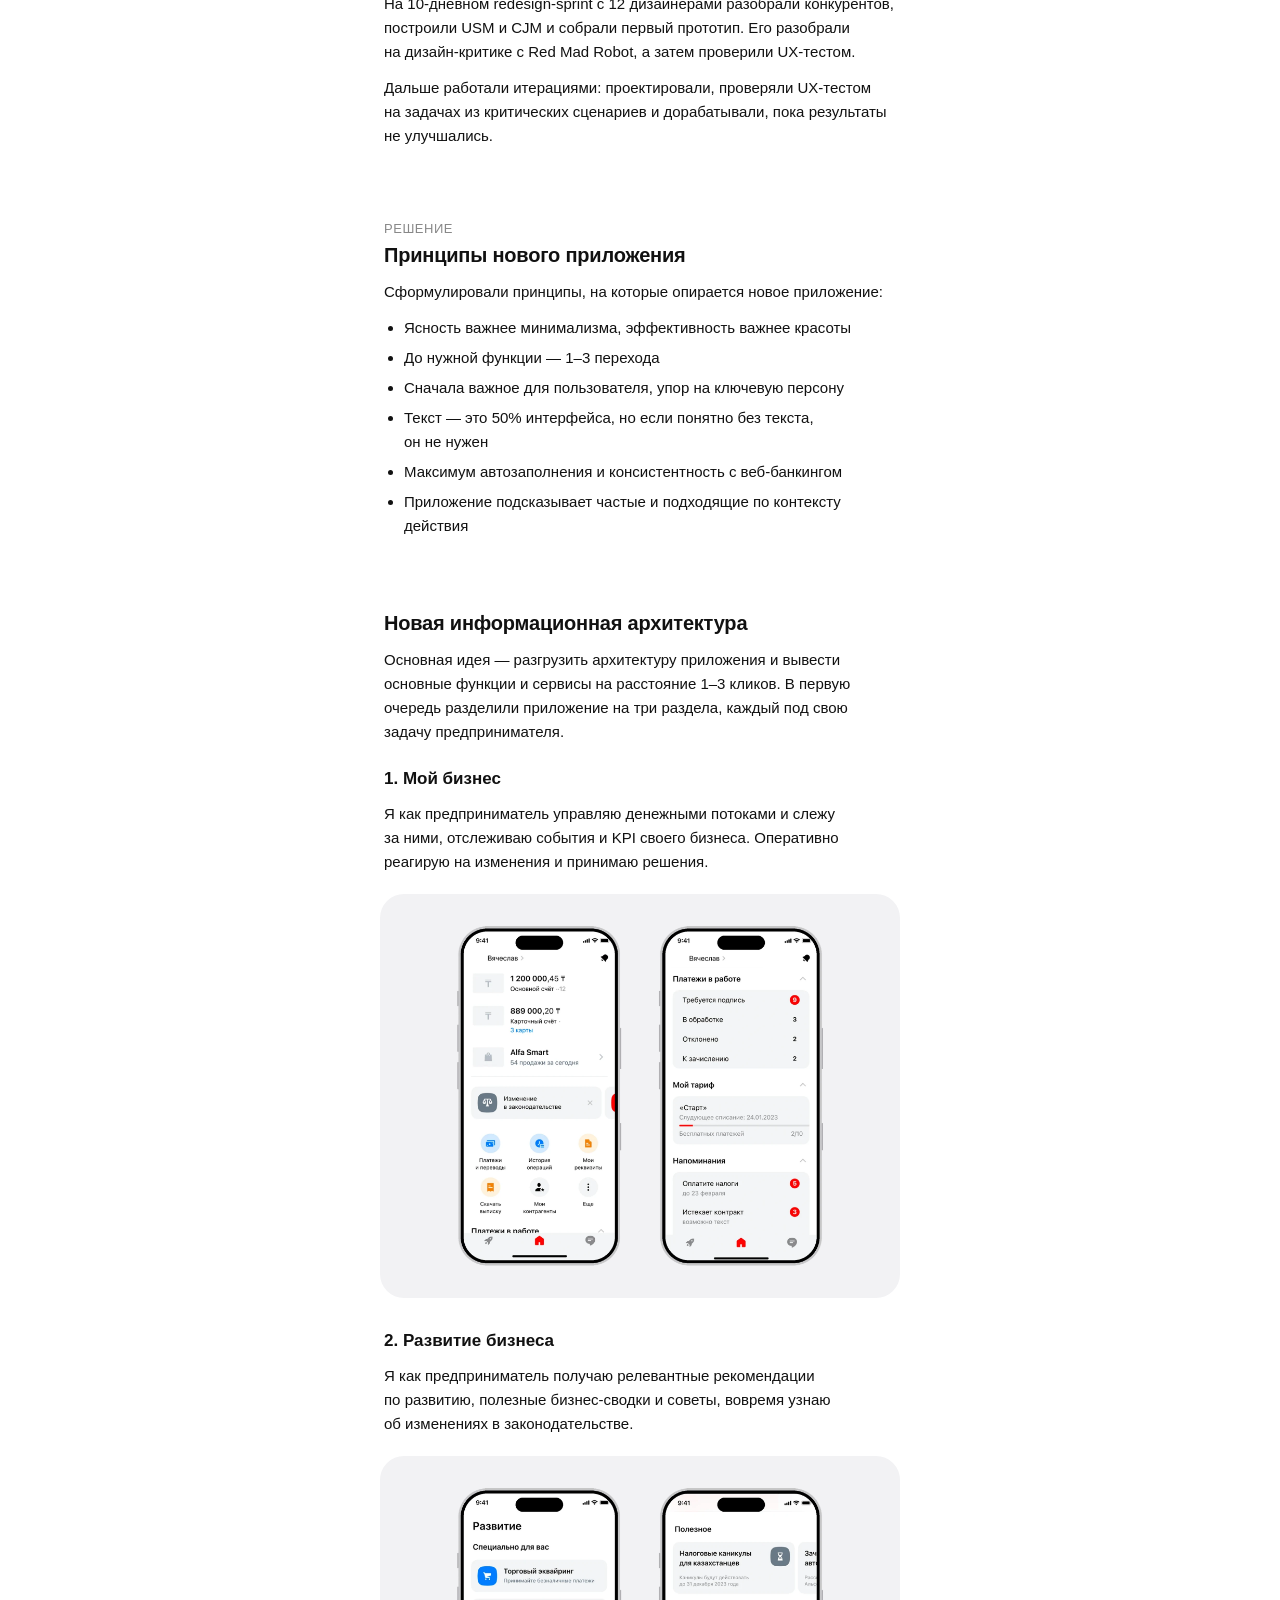
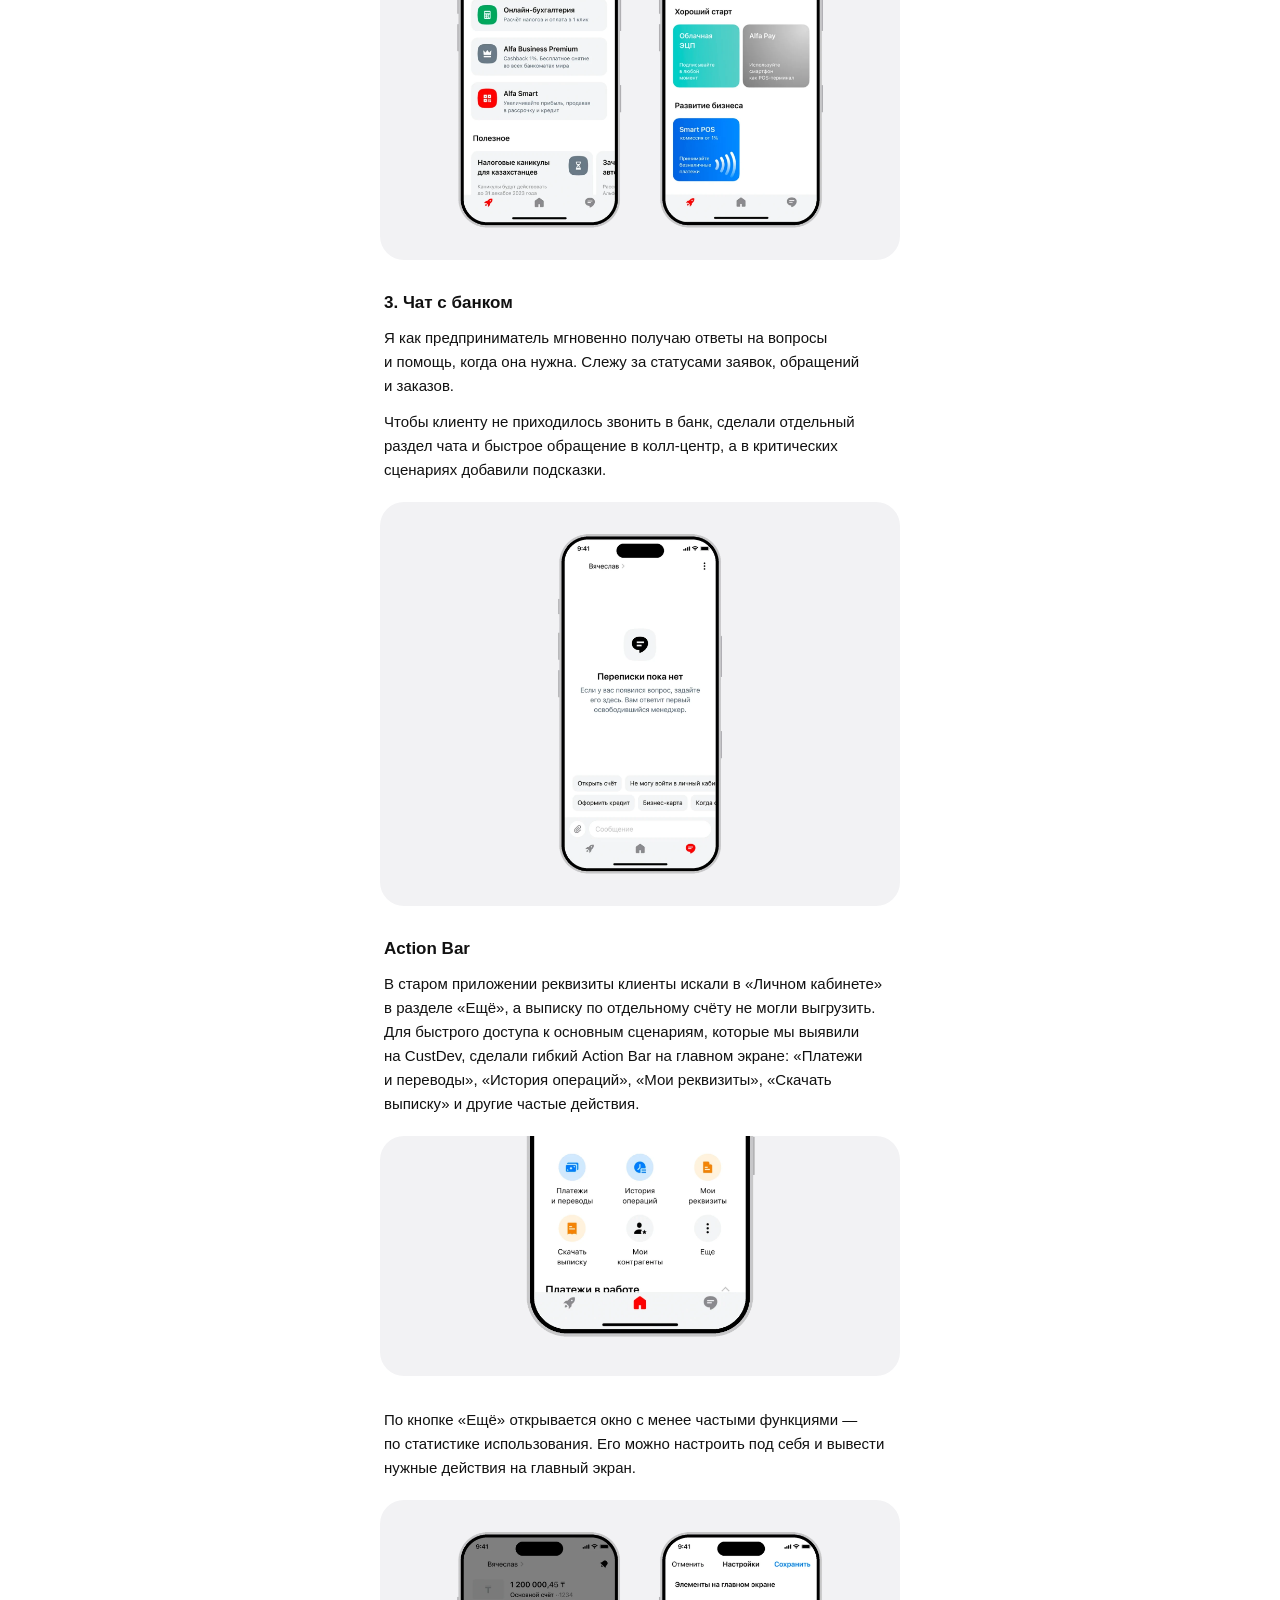
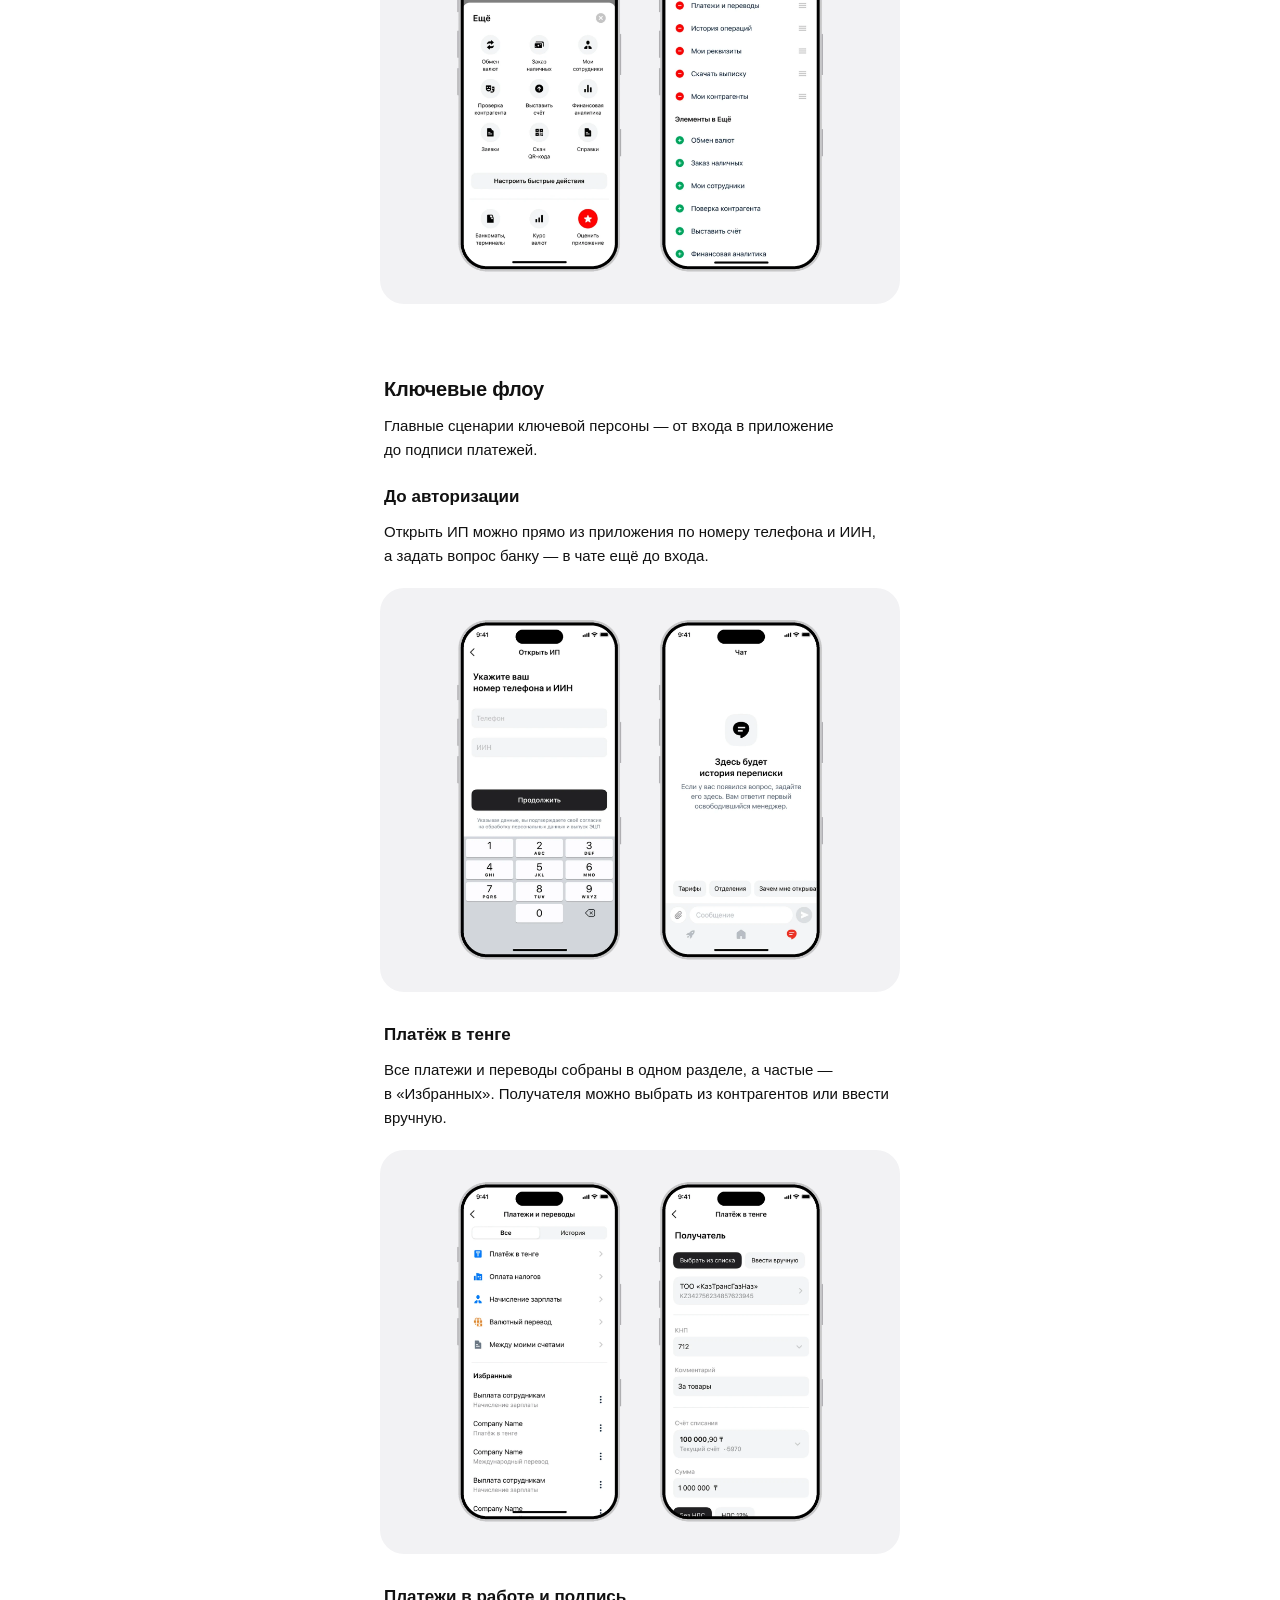
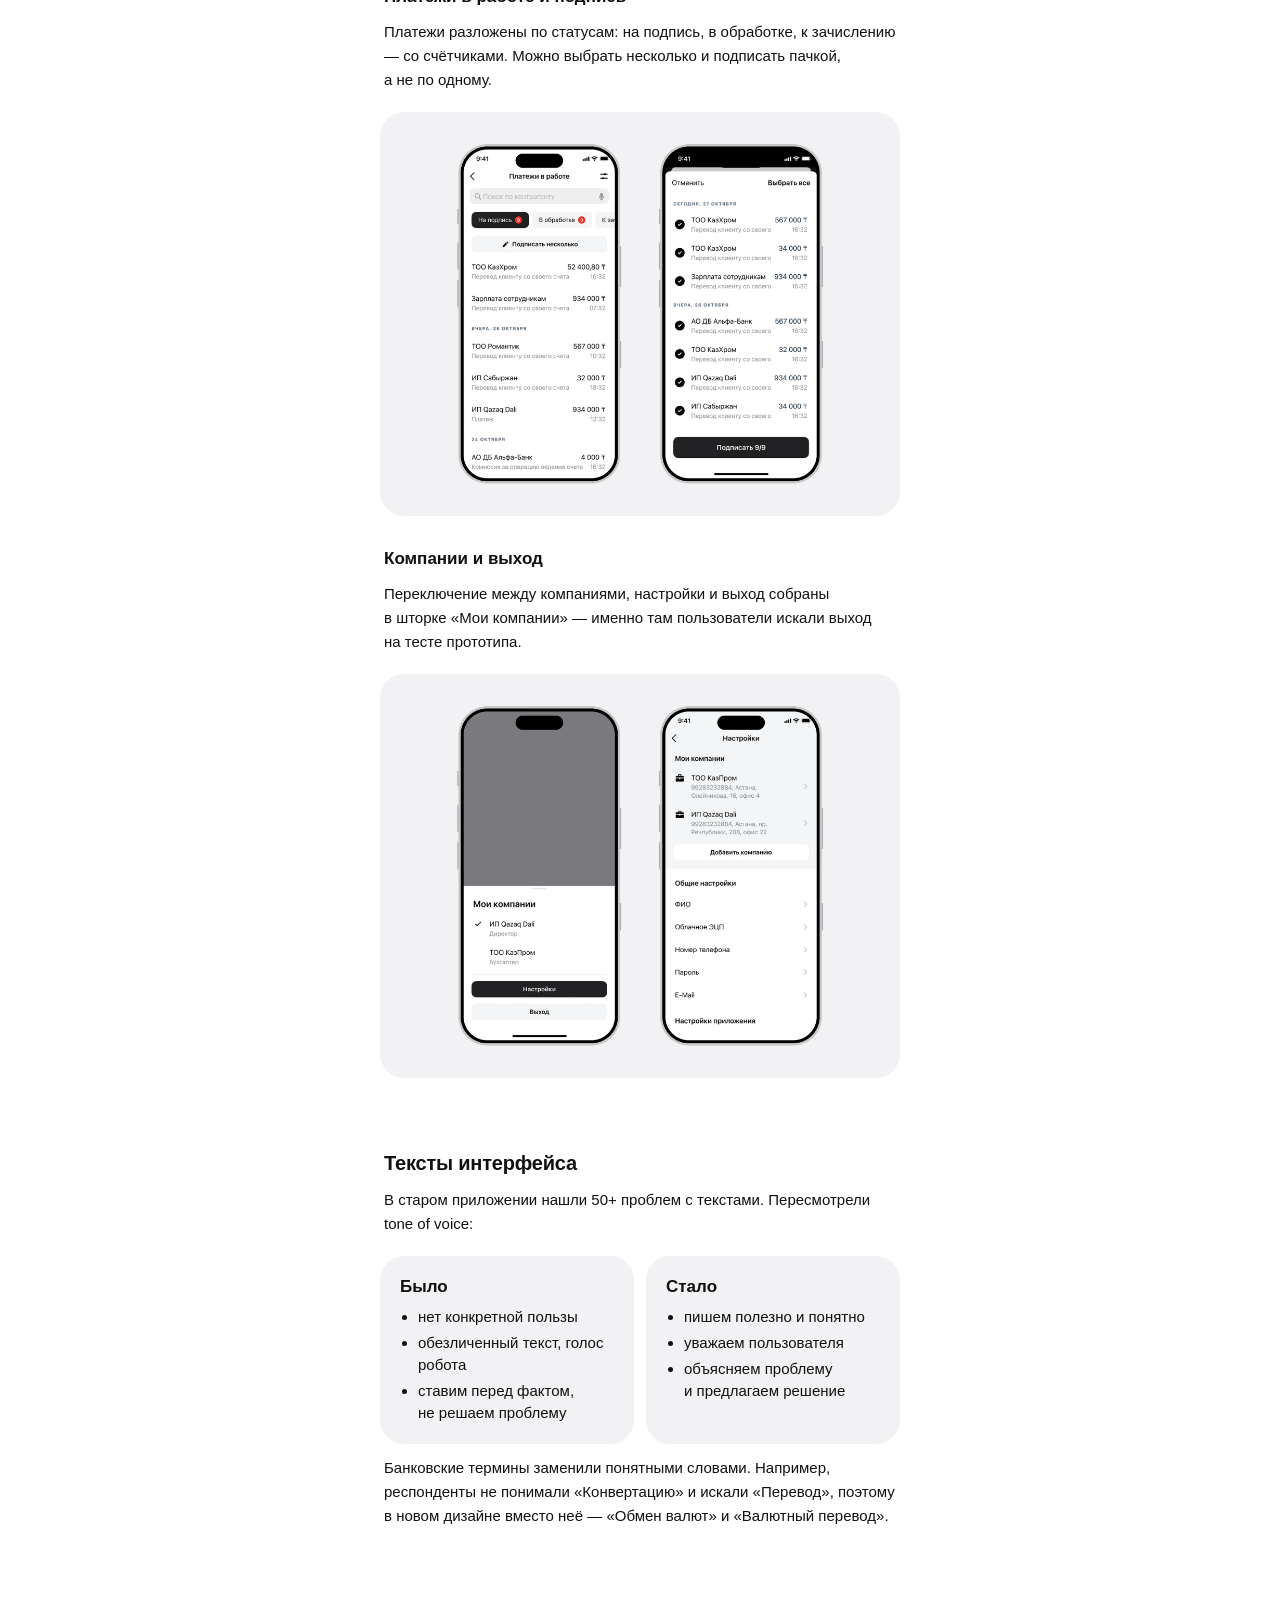
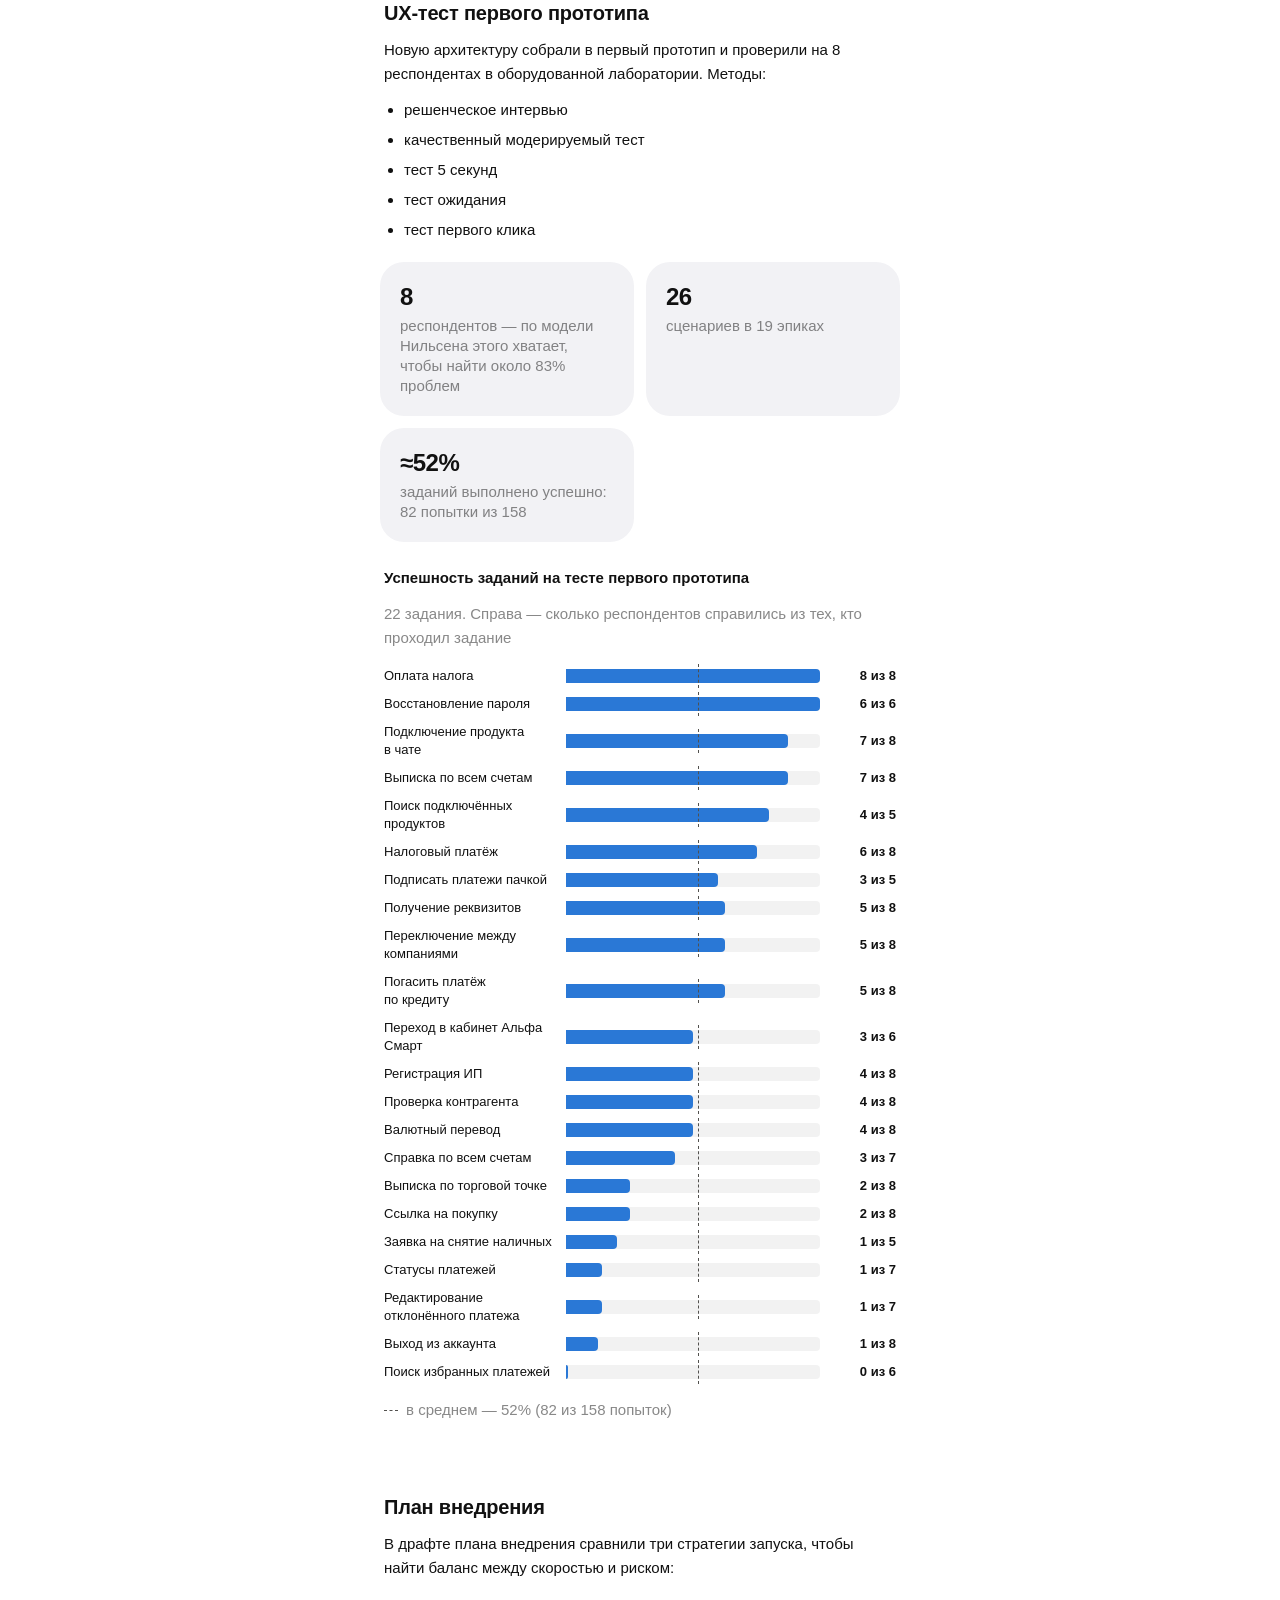
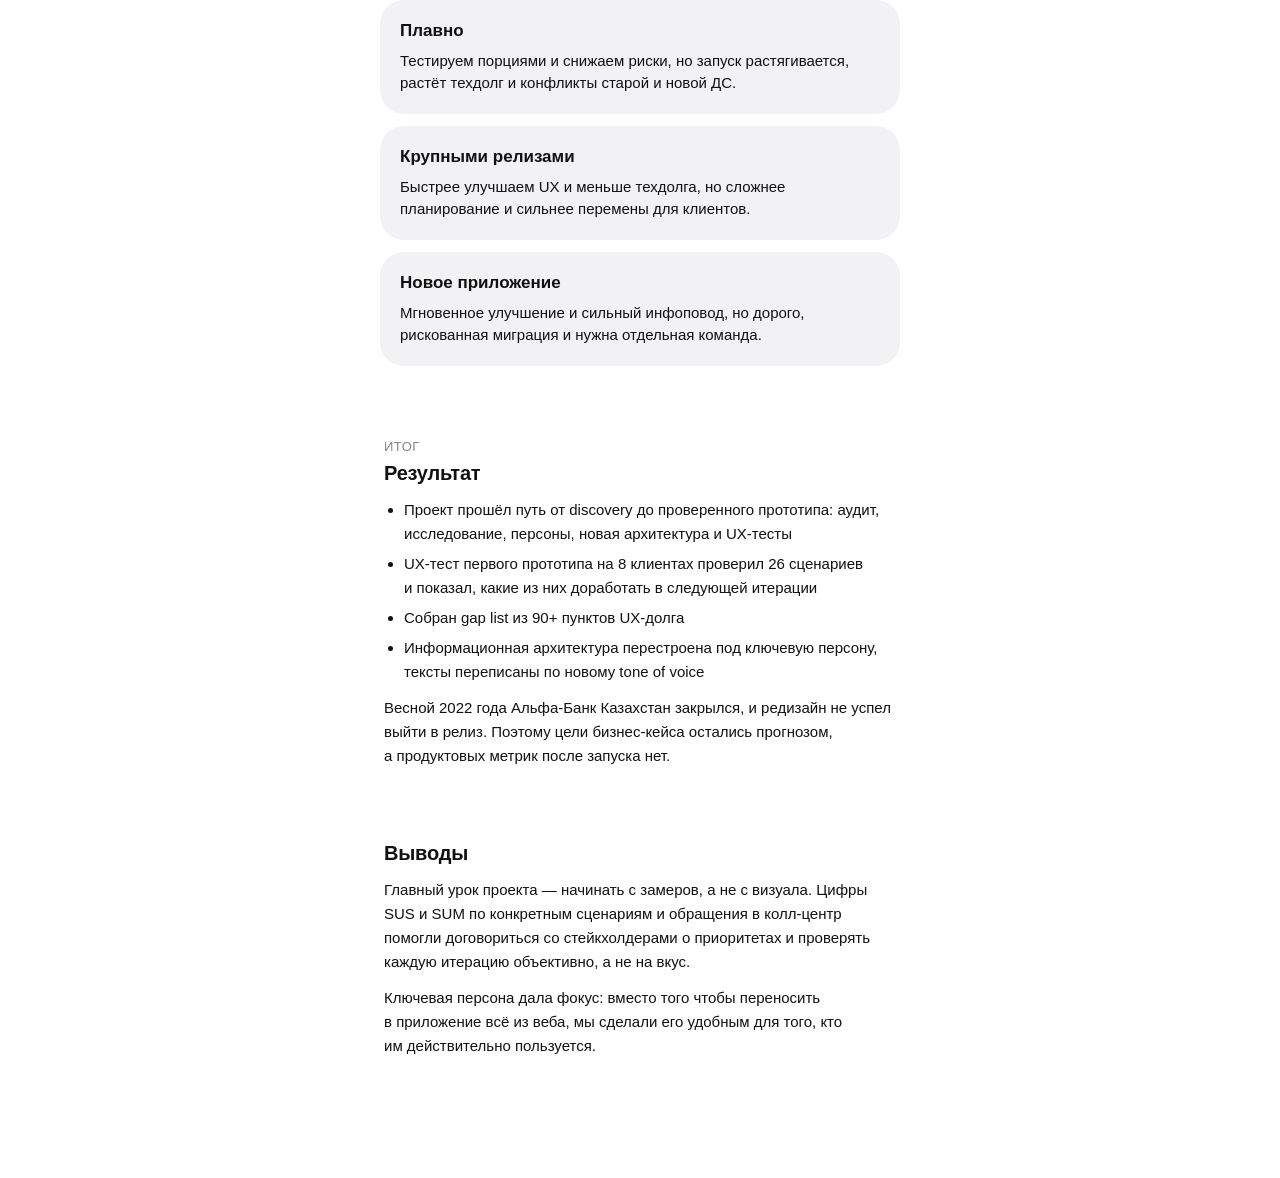
<file: abusiness.html>
<!doctype html>
<html lang="ru">
<head>
  <meta charset="utf-8">
  <meta name="viewport" content="width=device-width, initial-scale=1">
  <title>Редизайн мобильного банка для бизнеса — кейс</title>
  <link rel="icon" href="favicon.svg" type="image/svg+xml">
  <link rel="icon" href="favicon-32.png" type="image/png" sizes="32x32">
  <link rel="apple-touch-icon" href="apple-touch-icon.png">
  <link rel="stylesheet" href="style.css?v=169">
  <!-- Прячем элементы до анимации появления и сразу применяем сохранённую тему, чтобы не было мигания -->
  <script>
    (function () {
      var root = document.documentElement;
      root.classList.add('js');
      var saved = null;
      try { saved = localStorage.getItem('theme'); } catch (e) {}
      if (saved === 'light' || saved === 'dark') root.dataset.theme = saved;
      var dark = saved ? saved === 'dark' : window.matchMedia('(prefers-color-scheme: dark)').matches;
      root.classList.toggle('is-dark', dark);
    })();
  </script>
  <!-- Яндекс Метрика: посещения, Вебвизор, карты кликов и скроллинга -->
  <script>
    (function (m, e, t, r, i, k, a) {
      m[i] = m[i] || function () { (m[i].a = m[i].a || []).push(arguments); };
      m[i].l = 1 * new Date();
      for (var j = 0; j < document.scripts.length; j++) { if (document.scripts[j].src === r) { return; } }
      k = e.createElement(t), a = e.getElementsByTagName(t)[0], k.async = 1, k.src = r, a.parentNode.insertBefore(k, a);
    })(window, document, 'script', 'https://mc.yandex.ru/metrika/tag.js', 'ym');
    ym(114692680, 'init', { webvisor: true, clickmap: true, accurateTrackBounce: true, trackLinks: true });
  </script>
  <noscript><div><img src="https://mc.yandex.ru/watch/114692680" style="position:absolute; left:-9999px;" alt=""></div></noscript>
</head>
<body>

  <div class="container">
    <header class="header">
      <a class="avatar-link" href="/" aria-label="На главную">
        <img class="avatar avatar--light" data-reveal src="images/avatar.jpg?v=5" alt="Аман" width="56" height="56">
        <img class="avatar avatar--dark" data-reveal src="images/avatar-dark.jpg?v=1" alt="Аман" width="56" height="56">
        <span class="avatar-preview" aria-hidden="true"><img class="avatar--light" src="images/avatar-large.webp?v=3" alt="" width="240" height="240" draggable="false"><img class="avatar--dark" src="images/avatar-dark-large.webp?v=1" alt="" width="240" height="240" draggable="false" loading="lazy"></span>
      </a>

      <!-- Город — рядом с аватаром -->
      <span class="location glass" data-reveal>
        <span class="location__photo" aria-hidden="true"><img src="images/almaty.webp" alt="" draggable="false"></span>
        <span class="location__text">
          <svg class="icon" viewBox="0 0 24 24" width="14" height="14" aria-hidden="true">
            <path fill="currentColor" d="M21 3 3 10.5l7.6 2.9L13.5 21 21 3Z"/>
          </svg>
          Алматы
        </span>
      </span>

      <nav class="menu glass" data-reveal>
        <a class="menu__item" href="/about">Обо мне</a>
        <a class="menu__item menu__item--ext" href="https://t.me/shimkayev" target="_blank" rel="noopener">Telegram<svg viewBox="0 0 24 24" width="16" height="16" fill="none" stroke="currentColor" stroke-width="2.2" stroke-linecap="round" stroke-linejoin="round" aria-hidden="true"><path d="M7 17 17 7M9 7h8v8"/></svg></a>
        <a class="menu__item menu__item--ext" href="https://www.linkedin.com/in/shimkayev/" target="_blank" rel="noopener">LinkedIn<svg viewBox="0 0 24 24" width="16" height="16" fill="none" stroke="currentColor" stroke-width="2.2" stroke-linecap="round" stroke-linejoin="round" aria-hidden="true"><path d="M7 17 17 7M9 7h8v8"/></svg></a>
        <a class="menu__item menu__item--cv" href="cv.pdf" download="Shimkayev-Aman-Product-Designer-CV.pdf">CV<svg viewBox="0 0 24 24" width="16" height="16" fill="none" stroke="currentColor" stroke-width="2.2" stroke-linecap="round" stroke-linejoin="round" aria-hidden="true"><path d="M12 5v13M7 13l5 5 5-5"/></svg></a>
      </nav>

      <!-- Справа у края экрана: переключатель темы -->
      <div class="header-side">
      <button class="theme-switch" data-reveal type="button" role="switch" aria-checked="false" aria-label="Тёмная тема">
        <span class="theme-switch__knob">
          <svg class="icon-sun" viewBox="0 0 24 24" fill="none" stroke="currentColor" stroke-width="2" stroke-linecap="round" aria-hidden="true">
            <circle cx="12" cy="12" r="4"/>
            <path d="M12 2v2M12 20v2M4.9 4.9l1.4 1.4M17.7 17.7l1.4 1.4M2 12h2M20 12h2M4.9 19.1l1.4-1.4M17.7 6.3l1.4-1.4"/>
          </svg>
          <svg class="icon-moon" viewBox="0 0 24 24" fill="currentColor" aria-hidden="true">
            <path d="M20.5 14.5A8.5 8.5 0 0 1 9.5 3.5a8.5 8.5 0 1 0 11 11Z"/>
          </svg>
        </span>
      </button>
      <!-- на телефоне пункты меню свёрнуты в эту кнопку -->
      <button class="menu-toggle" data-reveal type="button" aria-label="Меню" aria-expanded="false">
        <span class="menu-toggle__lines" aria-hidden="true"><i></i><i></i><i></i></span>
      </button>
      </div>
    </header>

    <main class="case-page">
      <h1 class="page__title" data-reveal>Редизайн мобильного банка<br>для&nbsp;бизнеса</h1>
        <p data-reveal class="case-page__lead">Вместе с&nbsp;командой выяснил, почему предприниматели не&nbsp;справляются с&nbsp;базовыми задачами в&nbsp;приложении, и&nbsp;переделал ключевые сценарии и&nbsp;навигацию под их&nbsp;реальное поведение.</p>

      <dl class="case-summary" data-reveal>
        <div><dt class="visually-hidden">Компания</dt><dd><img class="case-summary__logo" src="images/logo-alfabank.png" alt="Альфа-Банк Казахстан" title="Альфа-Банк Казахстан"></dd></div>
        <div><dt>Роль</dt><dd>Product Designer</dd></div>
        <div><dt>Период</dt><dd>Q3 2021 – весна 2022</dd></div>
        <div><dt>Продукт</dt><dd>Мобильный банк</dd></div>
      </dl>

      <figure class="case-page__cover" data-reveal>
        <img class="cover-light" src="images/case-alfa-light.webp?v=2" alt="iPhone с главным экраном приложения Альфа-Банка для бизнеса">
        <img class="cover-dark" src="images/case-alfa-dark.webp?v=6" alt="iPhone с главным экраном приложения Альфа-Банка для бизнеса">
      </figure>

      <section class="case-page__section" data-reveal>
        <p class="case-page__label">Коротко</p>
        <dl class="case-brief">
          <div><dt>Задача</dt><dd>Приложение для бизнеса устарело: SUS ключевых сценариев&nbsp;— 54 при&nbsp;норме&nbsp;70.</dd></div>
          <div><dt>Что сделал</dt><dd>Вёл дизайн в&nbsp;рабочей группе: аудит, замеры SUS и&nbsp;SUM, персоны, новая информационная архитектура, ключевые флоу и&nbsp;тексты, UX-тест прототипа на&nbsp;8&nbsp;клиентах.</dd></div>
          <div><dt>Результат</dt><dd>Проверенный прототип и&nbsp;gap list из&nbsp;90+ пунктов UX-долга. В&nbsp;релиз не&nbsp;вышел: весной 2022 Альфа-Банк Казахстан закрылся.</dd></div>
        </dl>
      </section>

      <section class="case-page__section" data-reveal>
        <p class="case-page__label">Контекст</p>
        <h2 class="case-page__h2">Проблема</h2>
        <p>Приложение для бизнеса (АБМ) устарело: старая дизайн-система, немасштабируемые экраны, устаревшие user flow. NPS и&nbsp;VoC росли медленно, а&nbsp;клиенты часто обращались в&nbsp;колл-центр с&nbsp;вопросами по&nbsp;приложению.</p>
        <div class="metrics">
          <div class="metric">
            <p class="metric__value">54%</p>
            <p class="metric__label">SUS ключевых сценариев при норме 70%</p>
          </div>
          <div class="metric">
            <p class="metric__value">65%</p>
            <p class="metric__label">SUM ключевых сценариев при норме 68%</p>
          </div>
        </div>
      </section>
      <section class="case-page__section" data-reveal>
        <h2 class="case-page__h2">Цель</h2>
        <p>Бизнесу нужно было увеличить долю рынка и&nbsp;лояльность клиентов за&nbsp;счёт удобства приложения. В&nbsp;бизнес-кейс редизайна заложили измеримые цели:</p>
        <ul class="case-page__list">
          <li>на&nbsp;35% меньше обращений в&nbsp;колл-центр по&nbsp;приложению в&nbsp;месяц;</li>
          <li>быстрее time to&nbsp;market за&nbsp;счёт готовой дизайн-системы Альфа-Банка России;</li>
          <li>улучшить VoC, NPS, SUS и&nbsp;SUM: меньше болей клиентов и&nbsp;причин не&nbsp;рекомендовать банк, выше удобство ключевых сценариев.</li>
        </ul>
      </section>
      <section class="case-page__section" data-reveal>
        <h2 class="case-page__h2">Моя роль</h2>
        <p>Вёл дизайн в&nbsp;рабочей группе редизайна: вместе с&nbsp;исследователем прорабатывал гипотезы и&nbsp;проводил аудит, участвовал в&nbsp;CustDev и&nbsp;замерах SUS и&nbsp;SUM, проектировал новую архитектуру и&nbsp;экраны, собирал прототипы для тестов.</p>
        <p>Также адаптировал дизайн-систему Альфа-Банка России под наше приложение, добавлял недостающие компоненты и&nbsp;обучал коллег работать с&nbsp;ней.</p>
      </section>
      <section class="case-page__section" data-reveal>
        <h2 class="case-page__h2">Как было: приложение до&nbsp;редизайна</h2>
        <div class="phones">
          <div class="phone"><img src="images/abusiness/old-home.webp?v=2" alt="Старое приложение: главная с балансами счетов и вкладками документов «Исполненные», «На подпись», «На обработке»" loading="lazy"></div>
          <div class="phone"><img src="images/abusiness/old-services.webp" alt="Старое приложение: раздел «Сервисы» с карточками Alfa Smart, онлайн-справок, открытия счёта, заявления на снятие и выпуска карты" loading="lazy"></div>
        </div>
        <p class="phones__caption">Так выглядело приложение до&nbsp;редизайна: главная и&nbsp;раздел «Сервисы»</p>
      </section>
      <section class="case-page__section" data-reveal>
        <p class="case-page__label">Процесс</p>
        <h2 class="case-page__h2">Как шёл проект</h2>
        <ol class="steps">
          <li class="step">
            <span class="step__tag">Q3–Q4 2021</span>
            <p class="step__title">UX-аудит и&nbsp;discovery</p>
            <p class="step__text">Дизайн-аудит, разбор обращений в&nbsp;колл-центр, отчёты VoC, NPS, Markswebb и&nbsp;Google Analytics, замер SUS и&nbsp;SUM</p>
          </li>
          <li class="step">
            <span class="step__tag">Q4 2021</span>
            <p class="step__title">Проектирование</p>
            <p class="step__text">Google Design Sprint, воркшоп с&nbsp;Red Mad Robot, гайды и&nbsp;паттерны, 20 воркшопов рабочей группы, UX-тесты</p>
          </li>
          <li class="step">
            <span class="step__tag">Q1 2022</span>
            <p class="step__title">Презентация и&nbsp;kick-off</p>
            <p class="step__text">Демо стейкхолдерам и&nbsp;разработке, оценка и&nbsp;планирование</p>
          </li>
          <li class="step">
            <span class="step__tag">Q1–Q3 2022 (план)</span>
            <p class="step__title">Передача в&nbsp;разработку</p>
            <p class="step__text">План: детализация макетов, оценка, планирование и&nbsp;старт реализации. Не&nbsp;реализован — банк закрылся весной 2022</p>
          </li>
        </ol>
      </section>
      <section class="case-page__section" data-reveal>
        <h2 class="case-page__h2">Исследование</h2>
        <p>Исследование шло в&nbsp;несколько этапов, и&nbsp;у&nbsp;каждого была своя команда и&nbsp;срок:</p>
        <div class="table-wrap">
          <table class="case-table">
            <thead><tr><th>Этап</th><th>Срок</th><th>Команда</th></tr></thead>
            <tbody>
              <tr><td>Дизайн-аудит IA&nbsp;и&nbsp;текущего дизайна</td><td>2 недели</td><td>5 дизайнеров</td></tr>
              <tr><td>Персоны пользователей с&nbsp;usabilitylab.ru</td><td>2 месяца</td><td>коуч, исследователь, 2 менеджера КЦ</td></tr>
              <tr><td>Карта сценариев и&nbsp;оценка критичности</td><td>1 неделя</td><td>2 дизайнера</td></tr>
              <tr><td>Замер SUS и&nbsp;SUM старого приложения</td><td>3 недели</td><td>2 исследователя, рекрутинговое агентство</td></tr>
              <tr><td>Redesign-sprint: конкуренты, USM, CJM, прототип</td><td>10 дней</td><td>12 дизайнеров</td></tr>
              <tr><td>Дизайн-критика с&nbsp;Red Mad Robot</td><td>3 дня</td><td>18 дизайнеров</td></tr>
              <tr><td>UX-тесты первого прототипа</td><td>1 неделя</td><td>исследователь</td></tr>
            </tbody>
          </table>
        </div>
        <h3 class="case-page__h3">Персоны</h3>
        <p>За&nbsp;2 месяца вместе с&nbsp;usabilitylab.ru&nbsp;построили карту персон. Ключевой стала одна:</p>
        <div class="persona persona--key">
            <p class="persona__name">Работяга 24/7 — ключевая персона</p>
            <blockquote class="quote quote--plain">Чтобы всё было сделано хорошо — сделай это сам</blockquote>
            <div class="persona__text">Директор небольшого бизнеса, который сам ведёт дела компании.<ul><li>выставляет счета и&nbsp;формирует платежи</li><li>ищет контрагентов и&nbsp;работает с&nbsp;ними</li><li>управляет сотрудниками</li><li>контролирует расходы и&nbsp;прибыль</li></ul></div>
          </div>
        <p>Второстепенные персоны:</p>
        <div class="personas personas--stack">
          <div class="persona">
            <p class="persona__name">Бухгалтер</p>
            <div class="persona__text">Аутстафер, отвечает за&nbsp;финансовую операционку. Работает в&nbsp;веб-банкинге, приложением почти не&nbsp;пользуется.</div>
          </div>
          <div class="persona">
            <p class="persona__name">Важный босс</p>
            <div class="persona__text">Руководитель: привлекает инвестиции, планирует, распределяет роли в&nbsp;компании и&nbsp;контролирует источники дохода.</div>
          </div>
        </div>
        <p>Вывод для продукта: бухгалтер работает в&nbsp;вебе, поэтому приложение проектируем и&nbsp;упрощаем под предпринимателя.</p>
        <h3 class="case-page__h3">Сценарии</h3>
        <p>В&nbsp;приложении нашлось более 100 сценариев для 16 видов работ. Из&nbsp;них выделили 14 ключевых и&nbsp;приоритизировали по&nbsp;RICE и&nbsp;критичности для ключевой персоны и&nbsp;банка.</p>
      </section>
      <figure class="chart mchart" data-reveal>
        <figcaption>
          <p class="chart__title">Удобство частых сценариев в&nbsp;старом приложении</p>
          <p class="chart__note">SUS и&nbsp;SUM: зелёный — норма и&nbsp;выше, красный — ниже нормы</p>
        </figcaption>
        <div class="mchart__head"><span></span><span>SUS</span><span>SUM</span><span>Время</span></div>
        <ul class="chart__rows">
          <li class="chart__row mchart__row" data-tip="Получение реквизитов счёта: SUS 48 (норма 70), SUM 40% (норма 68%), время 3 мин, NPS 60"><span class="chart__label">Получение реквизитов счёта</span><span class="mchart__cell"><span class="chart__track"><span class="chart__bar chart__bar--bad" style="--v:48.0%"></span><span class="chart__norm" style="--norm:70.0%"></span></span><span class="mchart__val">48</span></span><span class="mchart__cell"><span class="chart__track"><span class="chart__bar chart__bar--bad" style="--v:40.0%"></span><span class="chart__norm" style="--norm:68.0%"></span></span><span class="mchart__val">40%</span></span><span class="mchart__cell"><span class="chart__track"><span class="chart__bar" style="--v:50.0%"></span></span><span class="mchart__val">3 мин</span></span></li>
          <li class="chart__row mchart__row" data-tip="Конвертация: SUS 43 (норма 70), SUM 10% (норма 68%), время 6 мин, NPS −70"><span class="chart__label">Конвертация</span><span class="mchart__cell"><span class="chart__track"><span class="chart__bar chart__bar--bad" style="--v:43.0%"></span><span class="chart__norm" style="--norm:70.0%"></span></span><span class="mchart__val">43</span></span><span class="mchart__cell"><span class="chart__track"><span class="chart__bar chart__bar--bad" style="--v:10.0%"></span><span class="chart__norm" style="--norm:68.0%"></span></span><span class="mchart__val">10%</span></span><span class="mchart__cell"><span class="chart__track"><span class="chart__bar" style="--v:100.0%"></span></span><span class="mchart__val">6 мин</span></span></li>
          <li class="chart__row mchart__row" data-tip="Платёж в тенге: SUS 52 (норма 70), SUM 70% (норма 68%), время 3 мин, NPS 60"><span class="chart__label">Платёж в&nbsp;тенге</span><span class="mchart__cell"><span class="chart__track"><span class="chart__bar chart__bar--bad" style="--v:52.0%"></span><span class="chart__norm" style="--norm:70.0%"></span></span><span class="mchart__val">52</span></span><span class="mchart__cell"><span class="chart__track"><span class="chart__bar chart__bar--good" style="--v:70.0%"></span><span class="chart__norm" style="--norm:68.0%"></span></span><span class="mchart__val">70%</span></span><span class="mchart__cell"><span class="chart__track"><span class="chart__bar" style="--v:50.0%"></span></span><span class="mchart__val">3 мин</span></span></li>
          <li class="chart__row mchart__row" data-tip="Сохранение выписки: SUS 50 (норма 70), SUM 40% (норма 68%), время 3 мин, NPS 40"><span class="chart__label">Сохранение выписки</span><span class="mchart__cell"><span class="chart__track"><span class="chart__bar chart__bar--bad" style="--v:50.0%"></span><span class="chart__norm" style="--norm:70.0%"></span></span><span class="mchart__val">50</span></span><span class="mchart__cell"><span class="chart__track"><span class="chart__bar chart__bar--bad" style="--v:40.0%"></span><span class="chart__norm" style="--norm:68.0%"></span></span><span class="mchart__val">40%</span></span><span class="mchart__cell"><span class="chart__track"><span class="chart__bar" style="--v:50.0%"></span></span><span class="mchart__val">3 мин</span></span></li>
          <li class="chart__row mchart__row" data-tip="Открытие карты: SUS 55 (норма 70), SUM 90% (норма 68%), время 1,5 мин, NPS 80"><span class="chart__label">Открытие карты</span><span class="mchart__cell"><span class="chart__track"><span class="chart__bar chart__bar--bad" style="--v:55.0%"></span><span class="chart__norm" style="--norm:70.0%"></span></span><span class="mchart__val">55</span></span><span class="mchart__cell"><span class="chart__track"><span class="chart__bar chart__bar--good" style="--v:90.0%"></span><span class="chart__norm" style="--norm:68.0%"></span></span><span class="mchart__val">90%</span></span><span class="mchart__cell"><span class="chart__track"><span class="chart__bar" style="--v:25.0%"></span></span><span class="mchart__val">1,5 мин</span></span></li>
          <li class="chart__row mchart__row" data-tip="Подключение AlfaSmart: SUS 86 (норма 70), SUM 75% (норма 68%), время 3 мин, NPS 75"><span class="chart__label">Подключение AlfaSmart</span><span class="mchart__cell"><span class="chart__track"><span class="chart__bar chart__bar--good" style="--v:86.0%"></span><span class="chart__norm" style="--norm:70.0%"></span></span><span class="mchart__val">86</span></span><span class="mchart__cell"><span class="chart__track"><span class="chart__bar chart__bar--good" style="--v:75.0%"></span><span class="chart__norm" style="--norm:68.0%"></span></span><span class="mchart__val">75%</span></span><span class="mchart__cell"><span class="chart__track"><span class="chart__bar" style="--v:50.0%"></span></span><span class="mchart__val">3 мин</span></span></li>
          <li class="chart__row mchart__row" data-tip="Отправка деталей платежа: SUS 53 (норма 70), SUM 80% (норма 68%), время 59 с, NPS 90"><span class="chart__label">Отправка деталей платежа</span><span class="mchart__cell"><span class="chart__track"><span class="chart__bar chart__bar--bad" style="--v:53.0%"></span><span class="chart__norm" style="--norm:70.0%"></span></span><span class="mchart__val">53</span></span><span class="mchart__cell"><span class="chart__track"><span class="chart__bar chart__bar--good" style="--v:80.0%"></span><span class="chart__norm" style="--norm:68.0%"></span></span><span class="mchart__val">80%</span></span><span class="mchart__cell"><span class="chart__track"><span class="chart__bar" style="--v:16.4%"></span></span><span class="mchart__val">59 с</span></span></li>
          <li class="chart__row mchart__row" data-tip="Создание шаблона: SUS 39 (норма 70), SUM 10% (норма 68%), время 5 мин, NPS 10"><span class="chart__label">Создание шаблона</span><span class="mchart__cell"><span class="chart__track"><span class="chart__bar chart__bar--bad" style="--v:39.0%"></span><span class="chart__norm" style="--norm:70.0%"></span></span><span class="mchart__val">39</span></span><span class="mchart__cell"><span class="chart__track"><span class="chart__bar chart__bar--bad" style="--v:10.0%"></span><span class="chart__norm" style="--norm:68.0%"></span></span><span class="mchart__val">10%</span></span><span class="mchart__cell"><span class="chart__track"><span class="chart__bar" style="--v:83.3%"></span></span><span class="mchart__val">5 мин</span></span></li>
          <li class="chart__row mchart__row" data-tip="Поиск шаблона: SUS 58 (норма 70), SUM 90% (норма 68%), время 12 с, NPS 80"><span class="chart__label">Поиск шаблона</span><span class="mchart__cell"><span class="chart__track"><span class="chart__bar chart__bar--bad" style="--v:58.0%"></span><span class="chart__norm" style="--norm:70.0%"></span></span><span class="mchart__val">58</span></span><span class="mchart__cell"><span class="chart__track"><span class="chart__bar chart__bar--good" style="--v:90.0%"></span><span class="chart__norm" style="--norm:68.0%"></span></span><span class="mchart__val">90%</span></span><span class="mchart__cell"><span class="chart__track"><span class="chart__bar" style="--v:3.3%"></span></span><span class="mchart__val">12 с</span></span></li>
          <li class="chart__row mchart__row" data-tip="Заявка на снятие наличных: SUS 59 (норма 70), SUM 100% (норма 68%), время 1,5 мин, NPS 100"><span class="chart__label">Заявка на&nbsp;снятие наличных</span><span class="mchart__cell"><span class="chart__track"><span class="chart__bar chart__bar--bad" style="--v:59.0%"></span><span class="chart__norm" style="--norm:70.0%"></span></span><span class="mchart__val">59</span></span><span class="mchart__cell"><span class="chart__track"><span class="chart__bar chart__bar--good" style="--v:100.0%"></span><span class="chart__norm" style="--norm:68.0%"></span></span><span class="mchart__val">100%</span></span><span class="mchart__cell"><span class="chart__track"><span class="chart__bar" style="--v:25.0%"></span></span><span class="mchart__val">1,5 мин</span></span></li>
          <li class="chart__row mchart__row" data-tip="Запрос и отправка справки: SUS 54 (норма 70), SUM 75% (норма 68%), время 55 с, NPS 87"><span class="chart__label">Запрос и&nbsp;отправка справки</span><span class="mchart__cell"><span class="chart__track"><span class="chart__bar chart__bar--bad" style="--v:54.0%"></span><span class="chart__norm" style="--norm:70.0%"></span></span><span class="mchart__val">54</span></span><span class="mchart__cell"><span class="chart__track"><span class="chart__bar chart__bar--good" style="--v:75.0%"></span><span class="chart__norm" style="--norm:68.0%"></span></span><span class="mchart__val">75%</span></span><span class="mchart__cell"><span class="chart__track"><span class="chart__bar" style="--v:15.3%"></span></span><span class="mchart__val">55 с</span></span></li>
          <li class="chart__row mchart__row" data-tip="Выход из приложения: SUS 58 (норма 70), SUM 100% (норма 68%), время 15 с, NPS 100"><span class="chart__label">Выход из&nbsp;приложения</span><span class="mchart__cell"><span class="chart__track"><span class="chart__bar chart__bar--bad" style="--v:58.0%"></span><span class="chart__norm" style="--norm:70.0%"></span></span><span class="mchart__val">58</span></span><span class="mchart__cell"><span class="chart__track"><span class="chart__bar chart__bar--good" style="--v:100.0%"></span><span class="chart__norm" style="--norm:68.0%"></span></span><span class="mchart__val">100%</span></span><span class="mchart__cell"><span class="chart__track"><span class="chart__bar" style="--v:4.2%"></span></span><span class="mchart__val">15 с</span></span></li>
        </ul>
        <p class="chart__legend"><i></i>норма: SUS — 70, SUM — 68%</p>
        <p class="chart__note mchart__foot">NPS по&nbsp;каждому сценарию — в&nbsp;подсказке при наведении</p>
      </figure>
      <figure class="case-page__gallery" data-reveal>
        <div class="case-page__gallery-grid">
          <img src="images/abusiness/test-1.jpg?v=2" alt="Участница юзабилити-теста в лаборатории" loading="lazy">
          <img src="images/abusiness/test-2.jpg?v=2" alt="Участник проходит сценарий на телефоне" loading="lazy">
          <img src="images/abusiness/test-3.jpg?v=2" alt="Участник выполняет задачу на прототипе" loading="lazy">
        </div>
        <figcaption>Замер SUS и&nbsp;SUM старого приложения в&nbsp;лаборатории</figcaption>
      </figure>
      <section class="case-page__section" data-reveal>
        <h2 class="case-page__h2">Что мешало пользователям</h2>
        <p>Замеры и&nbsp;тесты показали три группы критических проблем — из-за них клиенты не&nbsp;могли выполнить задачу и&nbsp;ставили низкие оценки:</p>
        <div class="personas personas--stack">
          <div class="persona">
            <p class="persona__name">Навигация</p>
            <div class="persona__text">Не&nbsp;находили конвертацию, реквизиты счёта, создание шаблона и&nbsp;даже выход из&nbsp;приложения. Реквизиты вытаскивали неполными через справку по&nbsp;счетам.</div>
          </div>
          <div class="persona">
            <p class="persona__name">Тексты</p>
            <div class="persona__text">Не&nbsp;понимали, что «Конвертация» — это перевод между своими счетами, а&nbsp;«Скачать» — это «Поделиться». Путались в&nbsp;аббревиатурах КБе, КНП, КБК.</div>
          </div>
          <div class="persona">
            <p class="persona__name">Понимание процесса</p>
            <div class="persona__text">Не&nbsp;знали, что после создания платёжки нужна отдельная подпись и&nbsp;что платёж после 18:00 и&nbsp;в&nbsp;выходные висит в&nbsp;обработке.</div>
          </div>
        </div>
      </section>
      <section class="case-page__section" data-reveal>
        <h2 class="case-page__h2">Проектирование и&nbsp;проверка</h2>
        <p>На&nbsp;10-дневном redesign-sprint с&nbsp;12 дизайнерами разобрали конкурентов, построили USM и&nbsp;CJM и&nbsp;собрали первый прототип. Его разобрали на&nbsp;дизайн-критике с&nbsp;Red Mad Robot, а&nbsp;затем проверили UX-тестом.</p>
        <p>Дальше работали итерациями: проектировали, проверяли UX-тестом на&nbsp;задачах из&nbsp;критических сценариев и&nbsp;дорабатывали, пока результаты не&nbsp;улучшались.</p>
      </section>
      <section class="case-page__section" data-reveal>
        <p class="case-page__label">Решение</p>
        <h2 class="case-page__h2">Принципы нового приложения</h2>
        <p>Сформулировали принципы, на&nbsp;которые опирается новое приложение:</p>
        <ul class="case-page__list">
          <li>Ясность важнее минимализма, эффективность важнее красоты</li>
          <li>До&nbsp;нужной функции — 1–3 перехода</li>
          <li>Сначала важное для пользователя, упор на&nbsp;ключевую персону</li>
          <li>Текст — это 50% интерфейса, но&nbsp;если понятно без текста, он&nbsp;не&nbsp;нужен</li>
          <li>Максимум автозаполнения и&nbsp;консистентность с&nbsp;веб-банкингом</li>
          <li>Приложение подсказывает частые и&nbsp;подходящие по&nbsp;контексту действия</li>
        </ul>
      </section>
      <section class="case-page__section" data-reveal>
        <h2 class="case-page__h2">Новая информационная архитектура</h2>
        <p>Основная идея — разгрузить архитектуру приложения и&nbsp;вывести основные функции и&nbsp;сервисы на&nbsp;расстояние 1–3 кликов. В&nbsp;первую очередь разделили приложение на&nbsp;три раздела, каждый под свою задачу предпринимателя.</p>
        <h3 class="case-page__h3">1. Мой бизнес</h3>
        <p>Я&nbsp;как предприниматель управляю денежными потоками и&nbsp;слежу за&nbsp;ними, отслеживаю события и&nbsp;KPI своего бизнеса. Оперативно реагирую на&nbsp;изменения и&nbsp;принимаю решения.</p>
        <figure class="case-page__shot">
          <img src="images/abusiness/ia-my-business.webp?v=8" alt="Главный экран «Мой бизнес»: счета, Alfa Smart, быстрые действия, платежи в работе, тариф и напоминания" loading="lazy">
        </figure>
        <h3 class="case-page__h3">2. Развитие бизнеса</h3>
        <p>Я&nbsp;как предприниматель получаю релевантные рекомендации по&nbsp;развитию, полезные бизнес-сводки и&nbsp;советы, вовремя узнаю об&nbsp;изменениях в&nbsp;законодательстве.</p>
        <figure class="case-page__shot">
          <img src="images/abusiness/ia-growth.webp?v=8" alt="Раздел «Развитие»: персональные продукты, полезные материалы, «Хороший старт» и «Развитие бизнеса»" loading="lazy">
        </figure>
        <h3 class="case-page__h3">3. Чат с&nbsp;банком</h3>
        <p>Я&nbsp;как предприниматель мгновенно получаю ответы на&nbsp;вопросы и&nbsp;помощь, когда она нужна. Слежу за&nbsp;статусами заявок, обращений и&nbsp;заказов.</p>
        <p>Чтобы клиенту не&nbsp;приходилось звонить в&nbsp;банк, сделали отдельный раздел чата и&nbsp;быстрое обращение в&nbsp;колл-центр, а&nbsp;в&nbsp;критических сценариях добавили подсказки.</p>
        <figure class="case-page__shot">
          <img src="images/abusiness/ia-chat.webp?v=8" alt="Раздел чата с банком с быстрыми вопросами: открыть счёт, оформить кредит, бизнес-карта" loading="lazy">
        </figure>
        <h3 class="case-page__h3">Action Bar</h3>
        <p>В&nbsp;старом приложении реквизиты клиенты искали в&nbsp;«Личном кабинете» в&nbsp;разделе «Ещё», а&nbsp;выписку по&nbsp;отдельному счёту не&nbsp;могли выгрузить. Для быстрого доступа к&nbsp;основным сценариям, которые мы&nbsp;выявили на&nbsp;CustDev, сделали гибкий Action Bar на&nbsp;главном экране: «Платежи и&nbsp;переводы», «История операций», «Мои реквизиты», «Скачать выписку» и&nbsp;другие частые действия.</p>
        <figure class="case-page__shot">
          <img src="images/abusiness/ia-action-bar.webp?v=8" alt="Action Bar на главном экране: платежи и переводы, история операций, реквизиты, выписка, контрагенты и «Ещё»" loading="lazy">
        </figure>
        <p>По&nbsp;кнопке «Ещё» открывается окно с&nbsp;менее частыми функциями — по&nbsp;статистике использования. Его можно настроить под себя и&nbsp;вывести нужные действия на&nbsp;главный экран.</p>
        <figure class="case-page__shot">
          <img src="images/abusiness/ia-more.webp?v=8" alt="Окно «Ещё» с дополнительными функциями и экран настройки быстрых действий на главном экране" loading="lazy">
        </figure>
      </section>
      <section class="case-page__section" data-reveal>
        <h2 class="case-page__h2">Ключевые флоу</h2>
        <p>Главные сценарии ключевой персоны — от&nbsp;входа в&nbsp;приложение до&nbsp;подписи платежей.</p>
        <h3 class="case-page__h3">До&nbsp;авторизации</h3>
        <p>Открыть ИП&nbsp;можно прямо из&nbsp;приложения по&nbsp;номеру телефона и&nbsp;ИИН, а&nbsp;задать вопрос банку — в&nbsp;чате ещё до&nbsp;входа.</p>
        <figure class="case-page__shot">
          <img src="images/abusiness/flow-onboarding.webp?v=7" alt="Экран открытия ИП по номеру телефона и ИИН и чат с банком до авторизации" loading="lazy">
        </figure>
        <h3 class="case-page__h3">Платёж в&nbsp;тенге</h3>
        <p>Все платежи и&nbsp;переводы собраны в&nbsp;одном разделе, а&nbsp;частые — в&nbsp;«Избранных». Получателя можно выбрать из&nbsp;контрагентов или ввести вручную.</p>
        <figure class="case-page__shot">
          <img src="images/abusiness/flow-payment.webp?v=7" alt="Экраны «Платежи и переводы» с избранными и форма платежа в тенге с выбором получателя из списка" loading="lazy">
        </figure>
        <h3 class="case-page__h3">Платежи в&nbsp;работе и&nbsp;подпись</h3>
        <p>Платежи разложены по&nbsp;статусам: на&nbsp;подпись, в&nbsp;обработке, к&nbsp;зачислению — со&nbsp;счётчиками. Можно выбрать несколько и&nbsp;подписать пачкой, а&nbsp;не&nbsp;по&nbsp;одному.</p>
        <figure class="case-page__shot">
          <img src="images/abusiness/flow-sign.webp?v=7" alt="Экран «Платежи в работе» со статусами и экран подписи нескольких платежей сразу" loading="lazy">
        </figure>
        <h3 class="case-page__h3">Компании и&nbsp;выход</h3>
        <p>Переключение между компаниями, настройки и&nbsp;выход собраны в&nbsp;шторке «Мои компании» — именно там пользователи искали выход на&nbsp;тесте прототипа.</p>
        <figure class="case-page__shot">
          <img src="images/abusiness/flow-companies.webp?v=7" alt="Шторка «Мои компании» с кнопками «Настройки» и «Выход» и экран настроек с компаниями и личными данными" loading="lazy">
        </figure>
      </section>
      <section class="case-page__section" data-reveal>
        <h2 class="case-page__h2">Тексты интерфейса</h2>
        <p>В&nbsp;старом приложении нашли 50+ проблем с&nbsp;текстами. Пересмотрели tone of&nbsp;voice:</p>
        <div class="personas">
          <div class="persona">
            <p class="persona__name">Было</p>
            <div class="persona__text"><ul><li>нет конкретной пользы</li><li>обезличенный текст, голос робота</li><li>ставим перед фактом, не&nbsp;решаем проблему</li></ul></div>
          </div>
          <div class="persona">
            <p class="persona__name">Стало</p>
            <div class="persona__text"><ul><li>пишем полезно и&nbsp;понятно</li><li>уважаем пользователя</li><li>объясняем проблему и&nbsp;предлагаем решение</li></ul></div>
          </div>
        </div>
        <p>Банковские термины заменили понятными словами. Например, респонденты не&nbsp;понимали «Конвертацию» и&nbsp;искали «Перевод», поэтому в&nbsp;новом дизайне вместо неё&nbsp;— «Обмен валют» и&nbsp;«Валютный перевод».</p>
      </section>
      <section class="case-page__section" data-reveal>
        <h2 class="case-page__h2">UX-тест первого прототипа</h2>
        <p>Новую архитектуру собрали в&nbsp;первый прототип и&nbsp;проверили на&nbsp;8 респондентах в&nbsp;оборудованной лаборатории. Методы:</p>
        <ul class="case-page__list">
          <li>решенческое интервью</li>
          <li>качественный модерируемый тест</li>
          <li>тест 5 секунд</li>
          <li>тест ожидания</li>
          <li>тест первого клика</li>
        </ul>
        <div class="metrics">
          <div class="metric">
            <p class="metric__value">8</p>
            <p class="metric__label">респондентов — по&nbsp;модели Нильсена этого хватает, чтобы найти около 83% проблем</p>
          </div>
          <div class="metric">
            <p class="metric__value">26</p>
            <p class="metric__label">сценариев в&nbsp;19 эпиках</p>
          </div>
          <div class="metric">
            <p class="metric__value">≈52%</p>
            <p class="metric__label">заданий выполнено успешно: 82 попытки из&nbsp;158</p>
          </div>
        </div>
        <figure class="chart">
          <figcaption>
            <p class="chart__title">Успешность заданий на&nbsp;тесте первого прототипа</p>
            <p class="chart__note">22 задания. Справа — сколько респондентов справились из&nbsp;тех, кто проходил задание</p>
          </figcaption>
          <ul class="chart__rows">
            <li class="chart__row" data-tip="Оплата налога: 8 из 8 (100%)"><span class="chart__label">Оплата налога</span><span class="chart__track"><span class="chart__bar" style="--v:100.0%"></span><span class="chart__norm" style="--norm:52.0%"></span></span><span class="chart__value">8 из 8</span></li>
            <li class="chart__row" data-tip="Восстановление пароля: 6 из 6 (100%)"><span class="chart__label">Восстановление пароля</span><span class="chart__track"><span class="chart__bar" style="--v:100.0%"></span><span class="chart__norm" style="--norm:52.0%"></span></span><span class="chart__value">6 из 6</span></li>
            <li class="chart__row" data-tip="Подключение продукта в чате: 7 из 8 (88%)"><span class="chart__label">Подключение продукта в&nbsp;чате</span><span class="chart__track"><span class="chart__bar" style="--v:87.5%"></span><span class="chart__norm" style="--norm:52.0%"></span></span><span class="chart__value">7 из 8</span></li>
            <li class="chart__row" data-tip="Выписка по всем счетам: 7 из 8 (88%)"><span class="chart__label">Выписка по&nbsp;всем счетам</span><span class="chart__track"><span class="chart__bar" style="--v:87.5%"></span><span class="chart__norm" style="--norm:52.0%"></span></span><span class="chart__value">7 из 8</span></li>
            <li class="chart__row" data-tip="Поиск подключённых продуктов: 4 из 5 (80%)"><span class="chart__label">Поиск подключённых продуктов</span><span class="chart__track"><span class="chart__bar" style="--v:80.0%"></span><span class="chart__norm" style="--norm:52.0%"></span></span><span class="chart__value">4 из 5</span></li>
            <li class="chart__row" data-tip="Налоговый платёж: 6 из 8 (75%)"><span class="chart__label">Налоговый платёж</span><span class="chart__track"><span class="chart__bar" style="--v:75.0%"></span><span class="chart__norm" style="--norm:52.0%"></span></span><span class="chart__value">6 из 8</span></li>
            <li class="chart__row" data-tip="Подписать платежи пачкой: 3 из 5 (60%)"><span class="chart__label">Подписать платежи пачкой</span><span class="chart__track"><span class="chart__bar" style="--v:60.0%"></span><span class="chart__norm" style="--norm:52.0%"></span></span><span class="chart__value">3 из 5</span></li>
            <li class="chart__row" data-tip="Получение реквизитов: 5 из 8 (62%)"><span class="chart__label">Получение реквизитов</span><span class="chart__track"><span class="chart__bar" style="--v:62.5%"></span><span class="chart__norm" style="--norm:52.0%"></span></span><span class="chart__value">5 из 8</span></li>
            <li class="chart__row" data-tip="Переключение между компаниями: 5 из 8 (62%)"><span class="chart__label">Переключение между компаниями</span><span class="chart__track"><span class="chart__bar" style="--v:62.5%"></span><span class="chart__norm" style="--norm:52.0%"></span></span><span class="chart__value">5 из 8</span></li>
            <li class="chart__row" data-tip="Погасить платёж по кредиту: 5 из 8 (62%)"><span class="chart__label">Погасить платёж по&nbsp;кредиту</span><span class="chart__track"><span class="chart__bar" style="--v:62.5%"></span><span class="chart__norm" style="--norm:52.0%"></span></span><span class="chart__value">5 из 8</span></li>
            <li class="chart__row" data-tip="Переход в кабинет Альфа Смарт: 3 из 6 (50%)"><span class="chart__label">Переход в&nbsp;кабинет Альфа Смарт</span><span class="chart__track"><span class="chart__bar" style="--v:50.0%"></span><span class="chart__norm" style="--norm:52.0%"></span></span><span class="chart__value">3 из 6</span></li>
            <li class="chart__row" data-tip="Регистрация ИП: 4 из 8 (50%)"><span class="chart__label">Регистрация ИП</span><span class="chart__track"><span class="chart__bar" style="--v:50.0%"></span><span class="chart__norm" style="--norm:52.0%"></span></span><span class="chart__value">4 из 8</span></li>
            <li class="chart__row" data-tip="Проверка контрагента: 4 из 8 (50%)"><span class="chart__label">Проверка контрагента</span><span class="chart__track"><span class="chart__bar" style="--v:50.0%"></span><span class="chart__norm" style="--norm:52.0%"></span></span><span class="chart__value">4 из 8</span></li>
            <li class="chart__row" data-tip="Валютный перевод: 4 из 8 (50%)"><span class="chart__label">Валютный перевод</span><span class="chart__track"><span class="chart__bar" style="--v:50.0%"></span><span class="chart__norm" style="--norm:52.0%"></span></span><span class="chart__value">4 из 8</span></li>
            <li class="chart__row" data-tip="Справка по всем счетам: 3 из 7 (43%)"><span class="chart__label">Справка по&nbsp;всем счетам</span><span class="chart__track"><span class="chart__bar" style="--v:42.9%"></span><span class="chart__norm" style="--norm:52.0%"></span></span><span class="chart__value">3 из 7</span></li>
            <li class="chart__row" data-tip="Выписка по торговой точке: 2 из 8 (25%)"><span class="chart__label">Выписка по&nbsp;торговой точке</span><span class="chart__track"><span class="chart__bar" style="--v:25.0%"></span><span class="chart__norm" style="--norm:52.0%"></span></span><span class="chart__value">2 из 8</span></li>
            <li class="chart__row" data-tip="Ссылка на покупку: 2 из 8 (25%)"><span class="chart__label">Ссылка на&nbsp;покупку</span><span class="chart__track"><span class="chart__bar" style="--v:25.0%"></span><span class="chart__norm" style="--norm:52.0%"></span></span><span class="chart__value">2 из 8</span></li>
            <li class="chart__row" data-tip="Заявка на снятие наличных: 1 из 5 (20%)"><span class="chart__label">Заявка на&nbsp;снятие наличных</span><span class="chart__track"><span class="chart__bar" style="--v:20.0%"></span><span class="chart__norm" style="--norm:52.0%"></span></span><span class="chart__value">1 из 5</span></li>
            <li class="chart__row" data-tip="Статусы платежей: 1 из 7 (14%)"><span class="chart__label">Статусы платежей</span><span class="chart__track"><span class="chart__bar" style="--v:14.3%"></span><span class="chart__norm" style="--norm:52.0%"></span></span><span class="chart__value">1 из 7</span></li>
            <li class="chart__row" data-tip="Редактирование отклонённого платежа: 1 из 7 (14%)"><span class="chart__label">Редактирование отклонённого платежа</span><span class="chart__track"><span class="chart__bar" style="--v:14.3%"></span><span class="chart__norm" style="--norm:52.0%"></span></span><span class="chart__value">1 из 7</span></li>
            <li class="chart__row" data-tip="Выход из аккаунта: 1 из 8 (12%)"><span class="chart__label">Выход из&nbsp;аккаунта</span><span class="chart__track"><span class="chart__bar" style="--v:12.5%"></span><span class="chart__norm" style="--norm:52.0%"></span></span><span class="chart__value">1 из 8</span></li>
            <li class="chart__row" data-tip="Поиск избранных платежей: 0 из 6 (0%)"><span class="chart__label">Поиск избранных платежей</span><span class="chart__track"><span class="chart__bar" style="--v:0.0%"></span><span class="chart__norm" style="--norm:52.0%"></span></span><span class="chart__value">0 из 6</span></li>
          </ul>
          <p class="chart__legend"><i></i>в&nbsp;среднем — 52% (82 из&nbsp;158 попыток)</p>
        </figure>
      </section>
      <section class="case-page__section" data-reveal>
        <h2 class="case-page__h2">План внедрения</h2>
        <p>В&nbsp;драфте плана внедрения сравнили три стратегии запуска, чтобы найти баланс между скоростью и&nbsp;риском:</p>
        <div class="personas personas--stack">
          <div class="persona">
            <p class="persona__name">Плавно</p>
            <div class="persona__text">Тестируем порциями и&nbsp;снижаем риски, но&nbsp;запуск растягивается, растёт техдолг и&nbsp;конфликты старой и&nbsp;новой ДС.</div>
          </div>
          <div class="persona">
            <p class="persona__name">Крупными релизами</p>
            <div class="persona__text">Быстрее улучшаем UX&nbsp;и&nbsp;меньше техдолга, но&nbsp;сложнее планирование и&nbsp;сильнее перемены для клиентов.</div>
          </div>
          <div class="persona">
            <p class="persona__name">Новое приложение</p>
            <div class="persona__text">Мгновенное улучшение и&nbsp;сильный инфоповод, но&nbsp;дорого, рискованная миграция и&nbsp;нужна отдельная команда.</div>
          </div>
        </div>
      </section>
      <section class="case-page__section" data-reveal>
        <p class="case-page__label">Итог</p>
        <h2 class="case-page__h2">Результат</h2>
        <ul class="case-page__list">
          <li>Проект прошёл путь от&nbsp;discovery до&nbsp;проверенного прототипа: аудит, исследование, персоны, новая архитектура и&nbsp;UX-тесты</li>
          <li>UX-тест первого прототипа на&nbsp;8 клиентах проверил 26 сценариев и&nbsp;показал, какие из&nbsp;них доработать в&nbsp;следующей итерации</li>
          <li>Собран gap list из&nbsp;90+ пунктов UX-долга</li>
          <li>Информационная архитектура перестроена под ключевую персону, тексты переписаны по&nbsp;новому tone of&nbsp;voice</li>
        </ul>
        <p>Весной 2022 года Альфа-Банк Казахстан закрылся, и&nbsp;редизайн не&nbsp;успел выйти в&nbsp;релиз. Поэтому цели бизнес-кейса остались прогнозом, а&nbsp;продуктовых метрик после запуска нет.</p>
      </section>
      <section class="case-page__section" data-reveal>
        <h2 class="case-page__h2">Выводы</h2>
        <p>Главный урок проекта — начинать с&nbsp;замеров, а&nbsp;не&nbsp;с&nbsp;визуала. Цифры SUS и&nbsp;SUM по&nbsp;конкретным сценариям и&nbsp;обращения в&nbsp;колл-центр помогли договориться со&nbsp;стейкхолдерами о&nbsp;приоритетах и&nbsp;проверять каждую итерацию объективно, а&nbsp;не&nbsp;на&nbsp;вкус.</p>
        <p>Ключевая персона дала фокус: вместо того чтобы переносить в&nbsp;приложение всё из&nbsp;веба, мы&nbsp;сделали его удобным для того, кто им&nbsp;действительно пользуется.</p>
      </section>
    </main>
  </div>

  <!-- Градиент внизу экрана -->
  <div class="bottom-glass" aria-hidden="true"></div>


  <script src="script.js?v=44"></script>
</body>
</html>
</file>
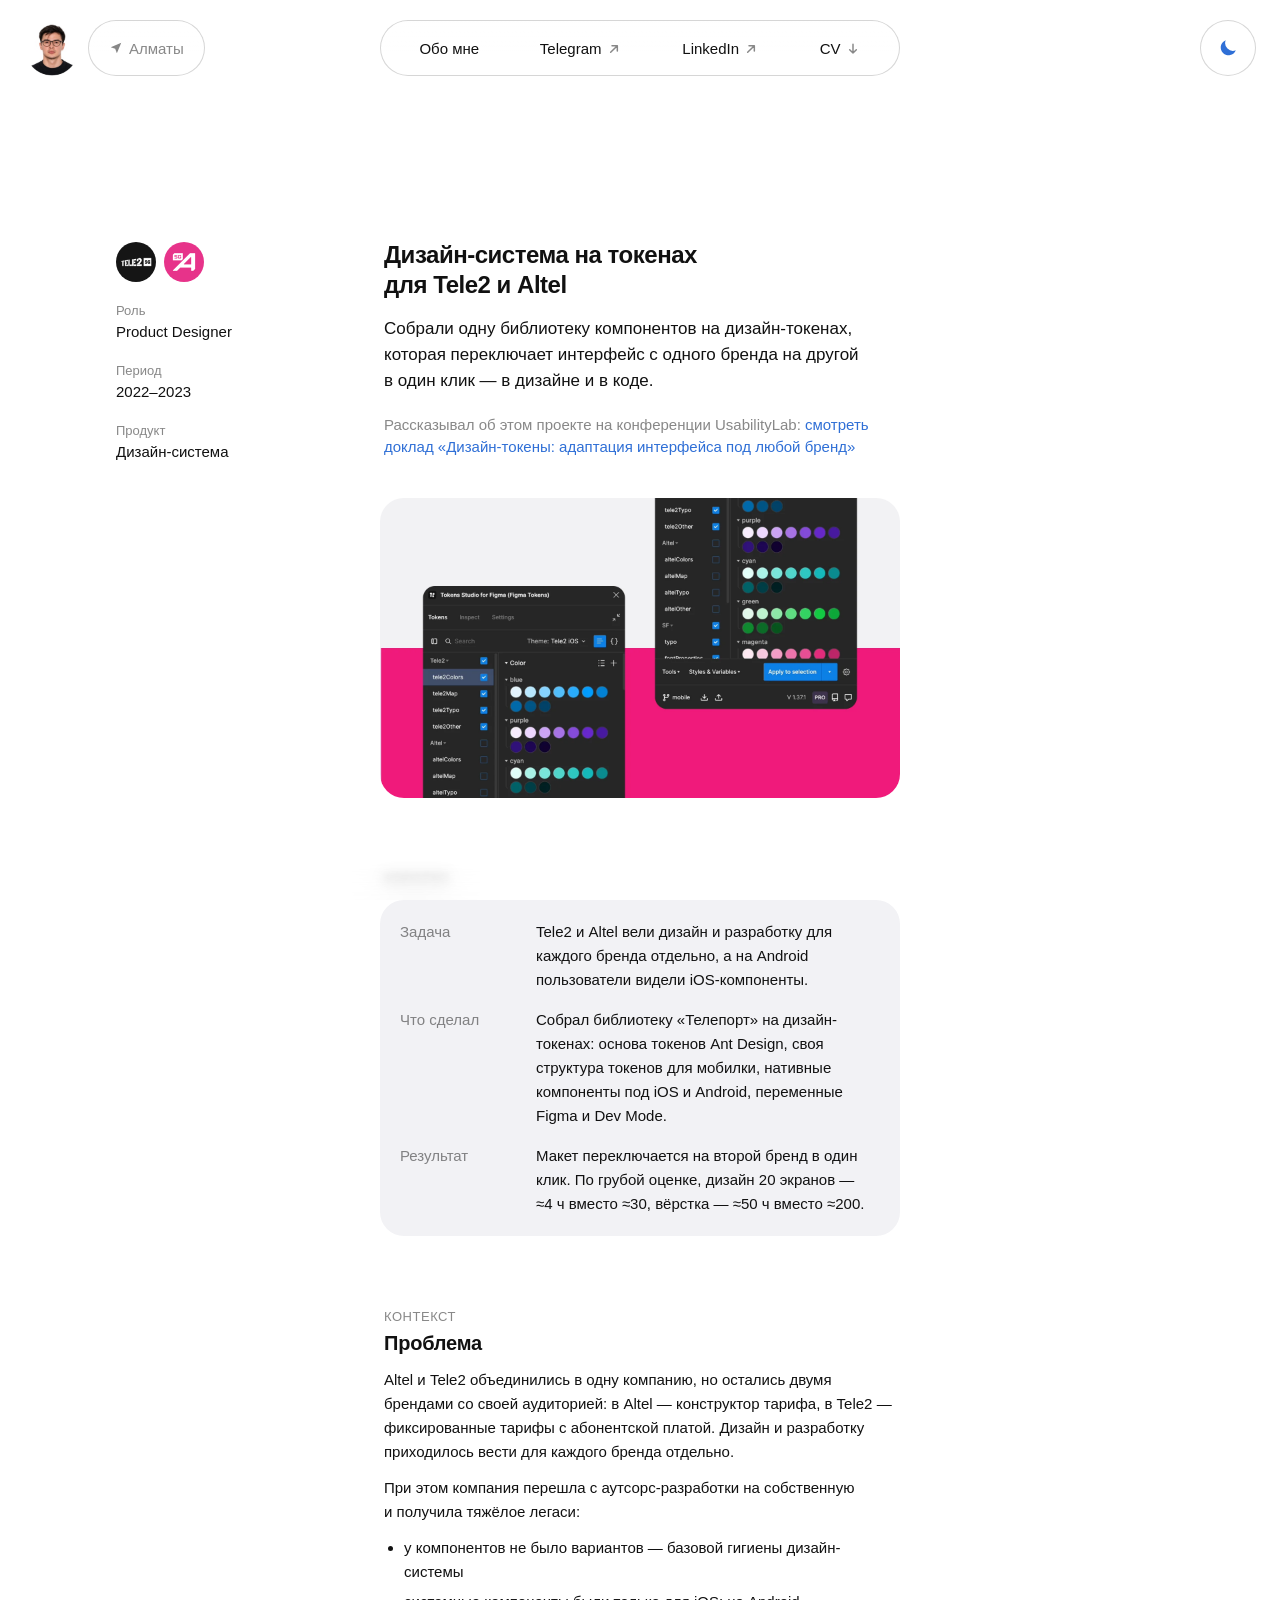
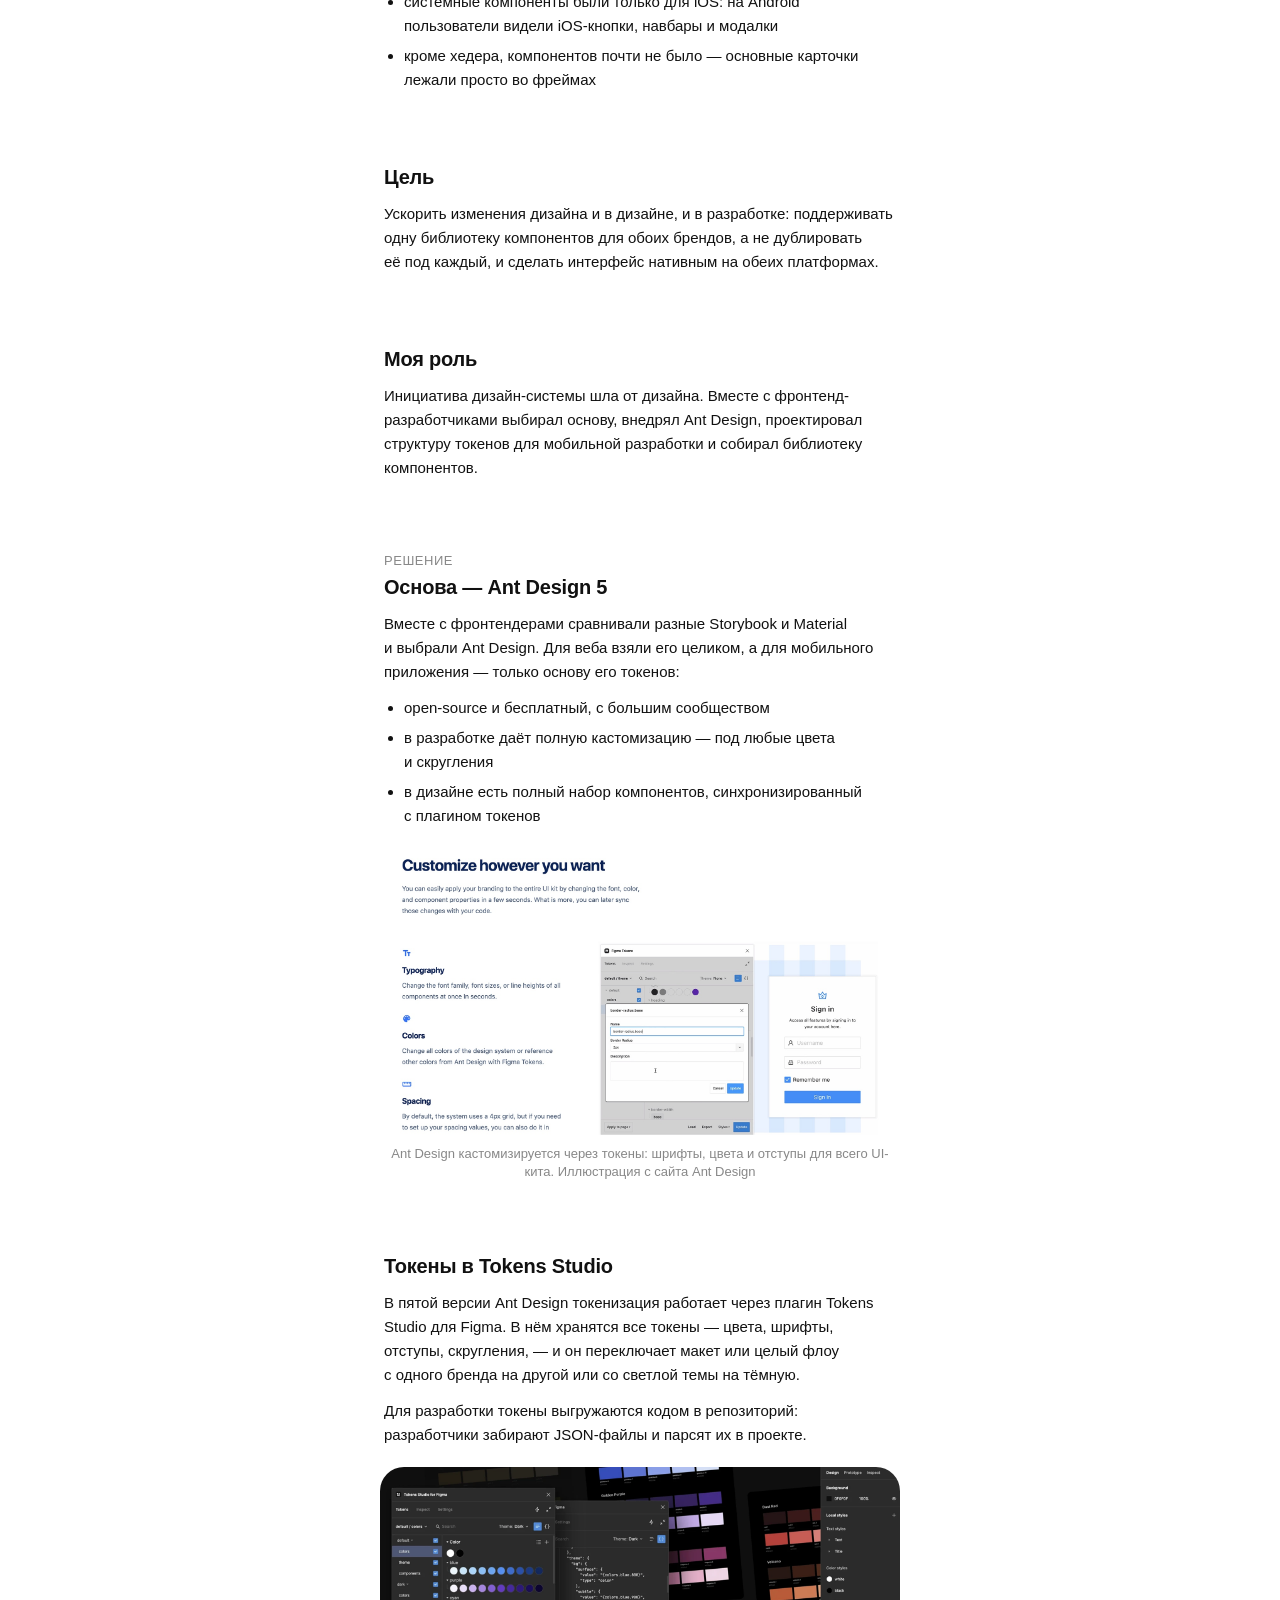
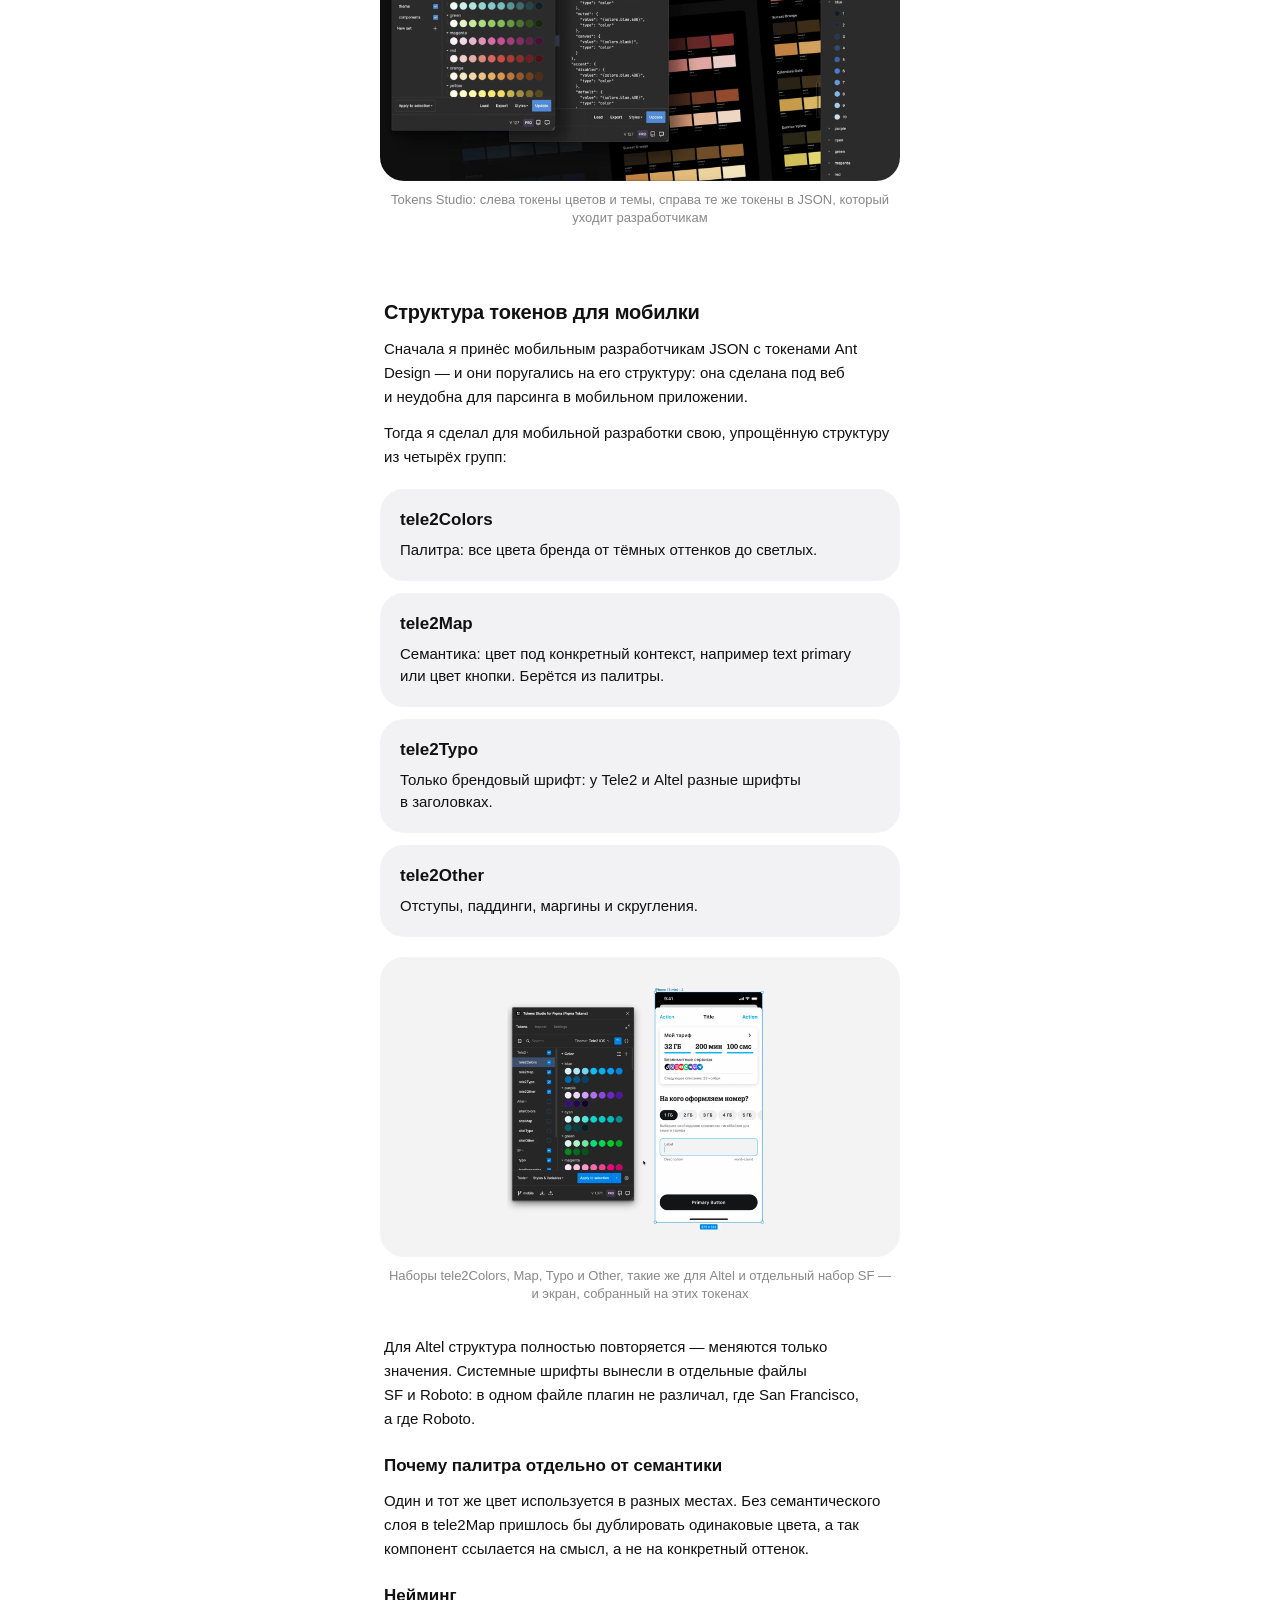
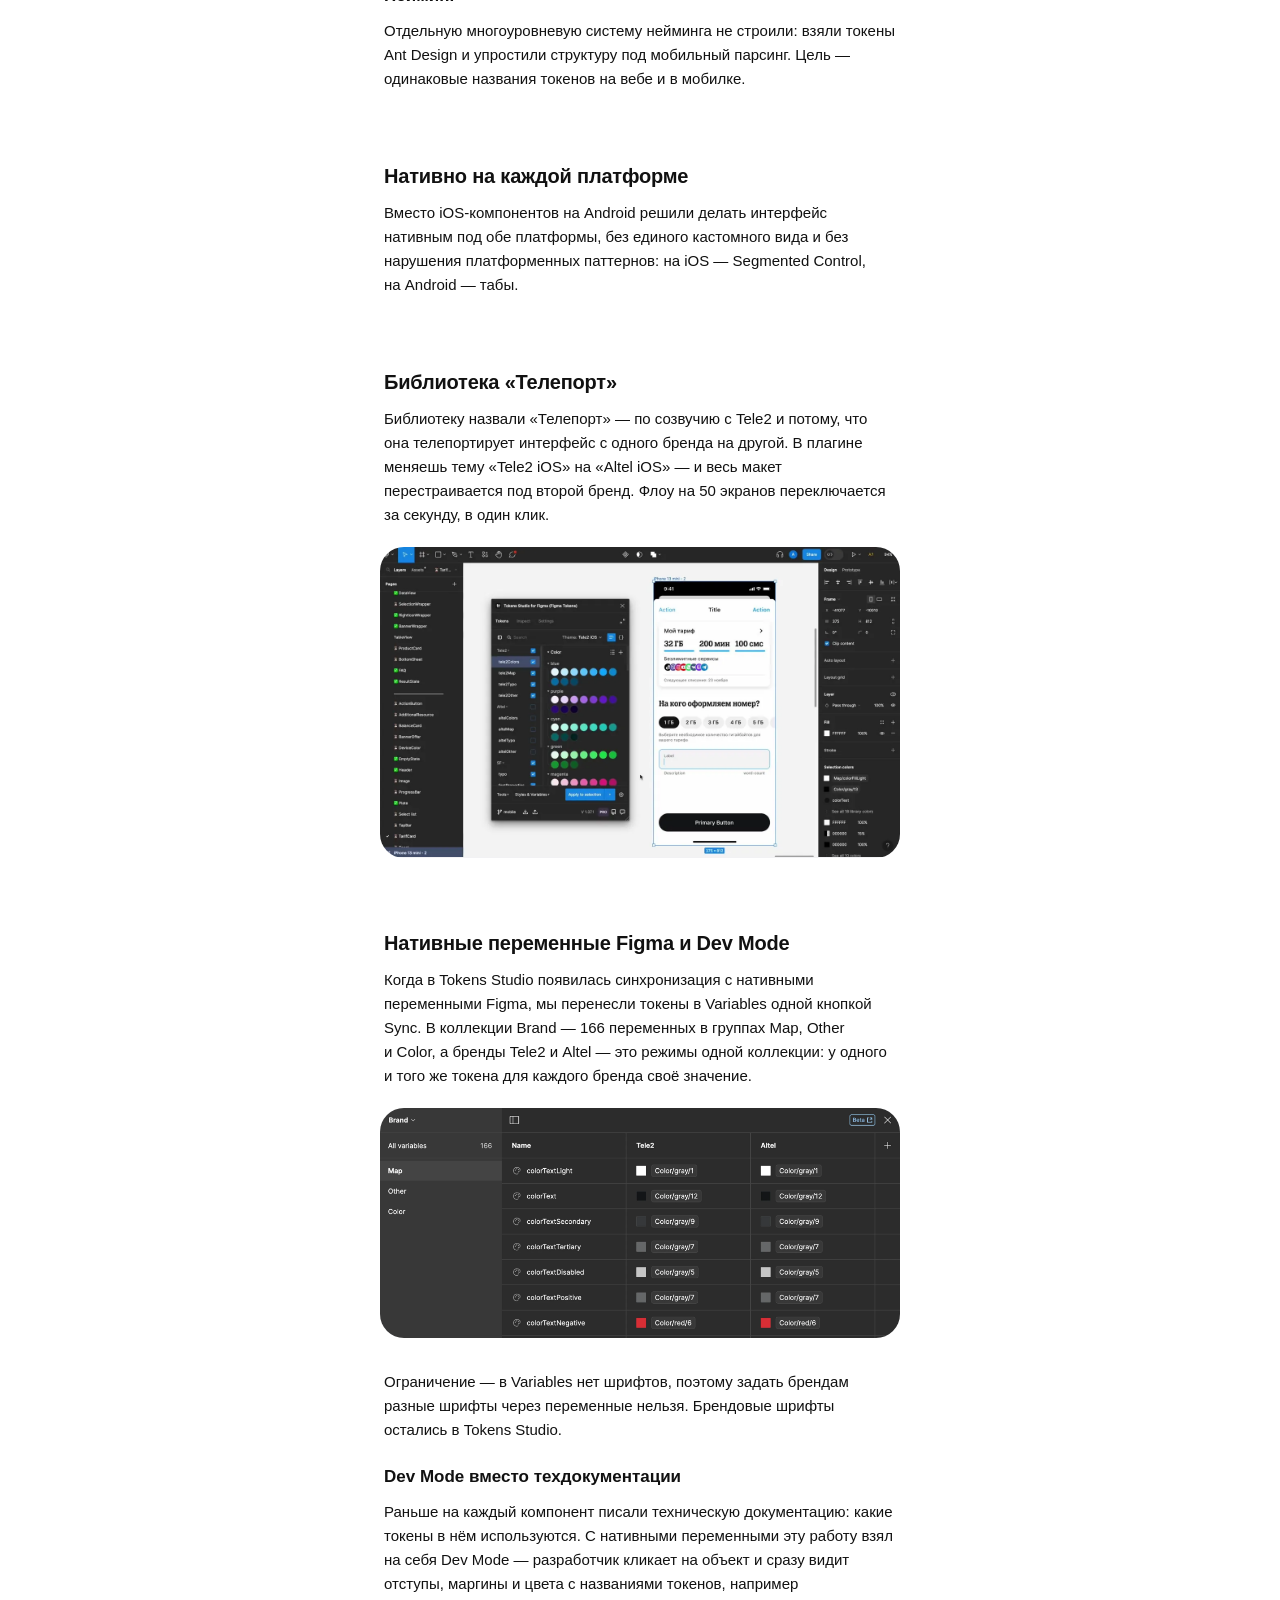
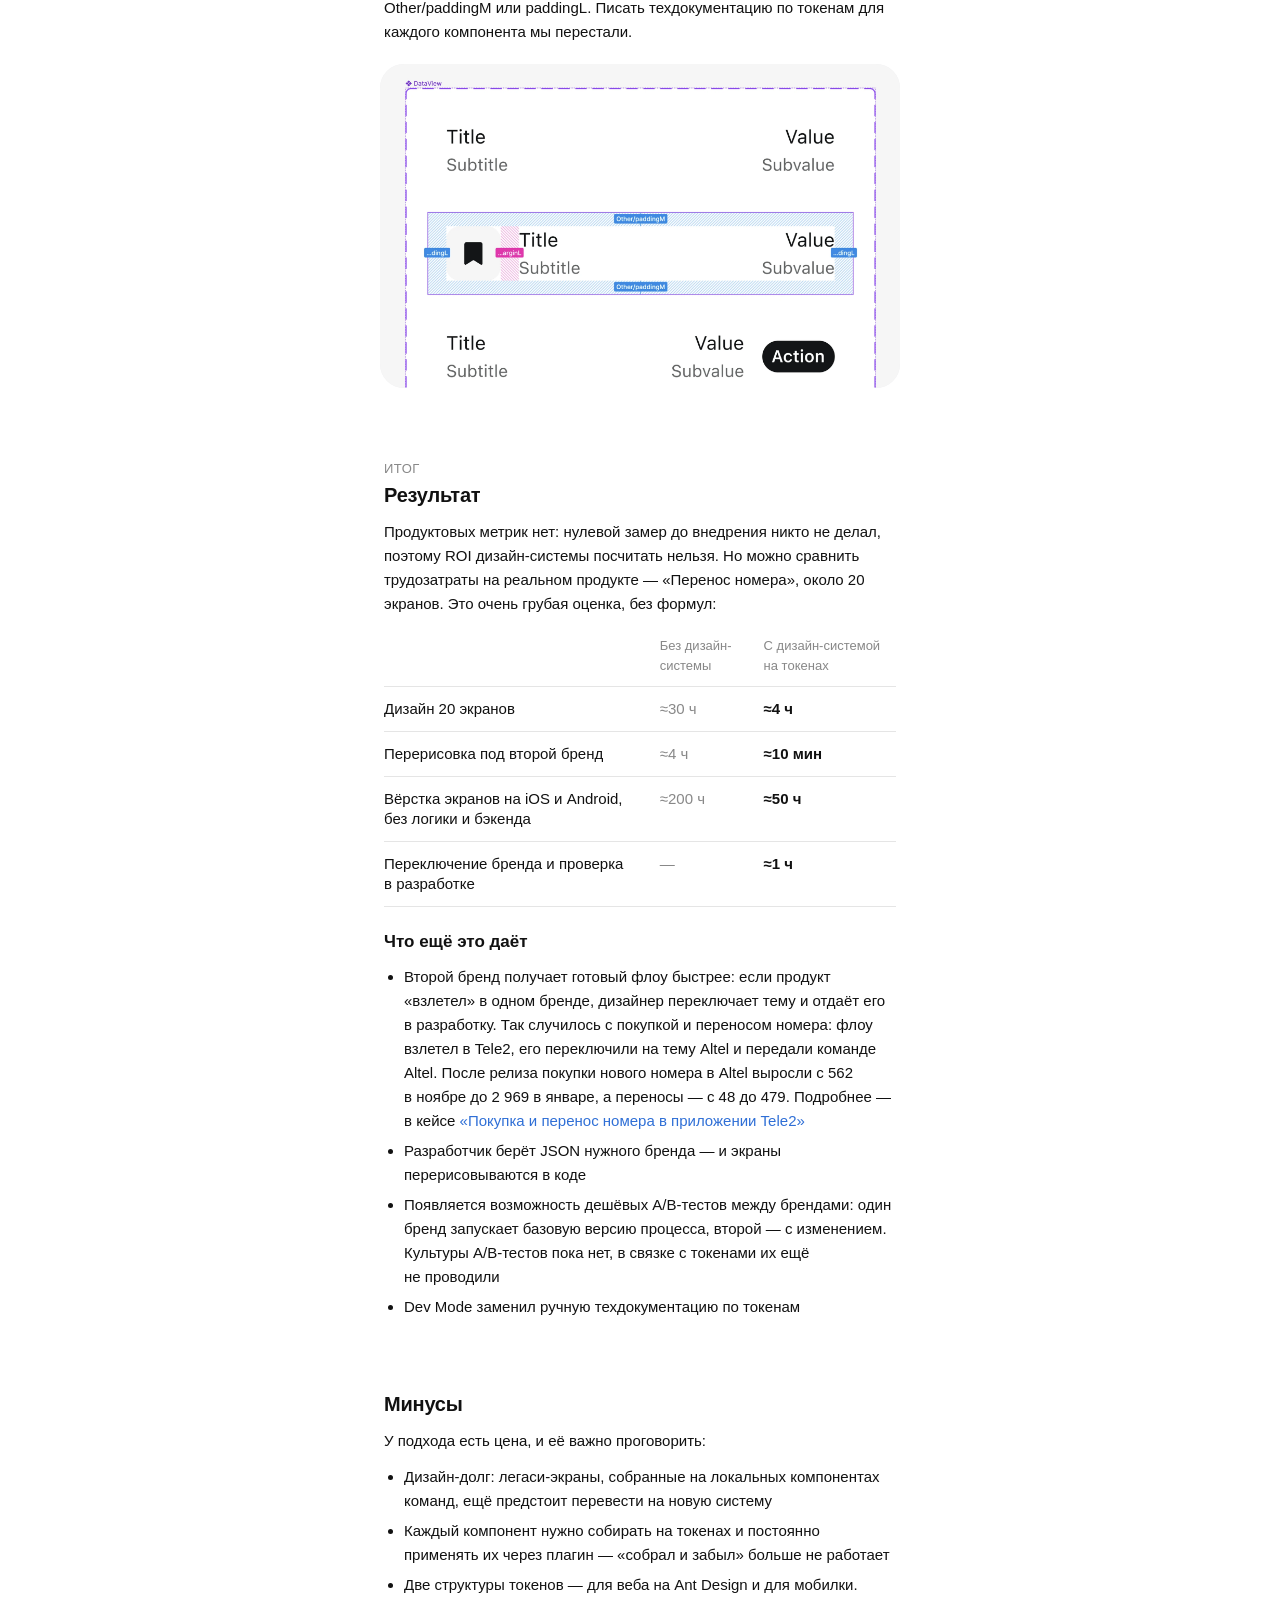
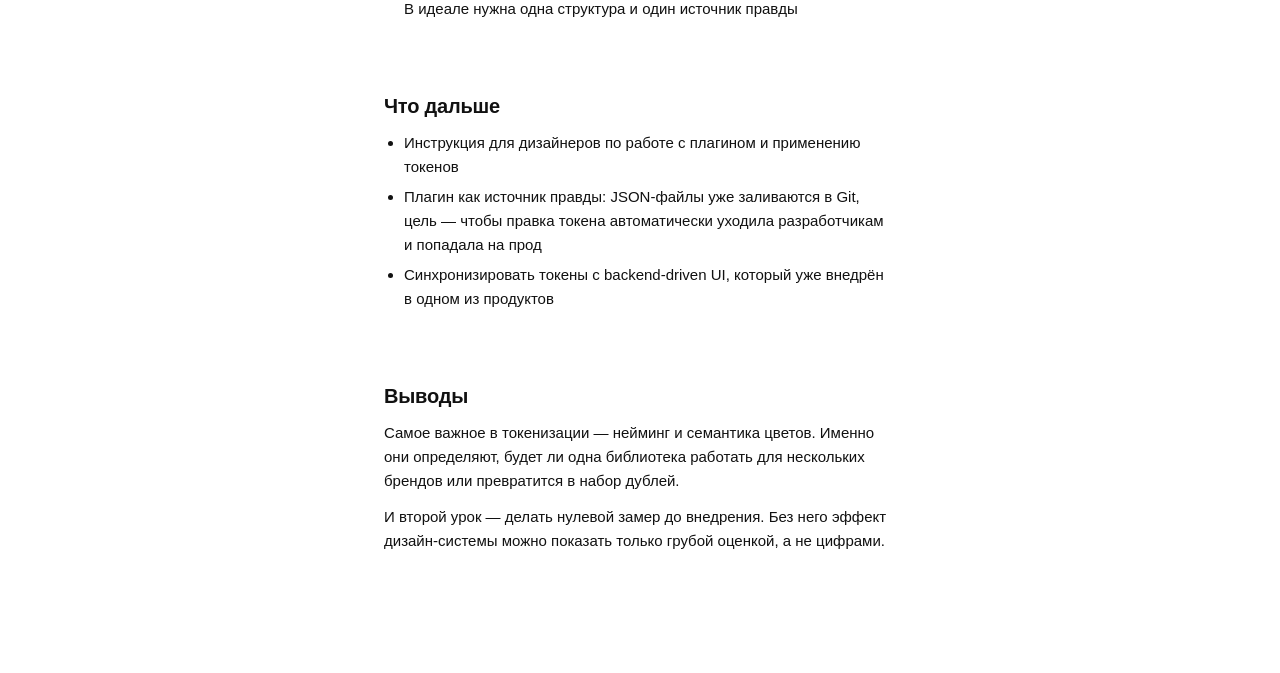
<file: tele2-ds.html>
<!doctype html>
<html lang="ru">
<head>
  <meta charset="utf-8">
  <meta name="viewport" content="width=device-width, initial-scale=1">
  <title>Дизайн-система на токенах для Tele2 и Altel — кейс</title>
  <link rel="icon" href="favicon.svg" type="image/svg+xml">
  <link rel="icon" href="favicon-32.png" type="image/png" sizes="32x32">
  <link rel="apple-touch-icon" href="apple-touch-icon.png">
  <link rel="stylesheet" href="style.css?v=169">
  <!-- Прячем элементы до анимации появления и сразу применяем сохранённую тему, чтобы не было мигания -->
  <script>
    (function () {
      var root = document.documentElement;
      root.classList.add('js');
      var saved = null;
      try { saved = localStorage.getItem('theme'); } catch (e) {}
      if (saved === 'light' || saved === 'dark') root.dataset.theme = saved;
      var dark = saved ? saved === 'dark' : window.matchMedia('(prefers-color-scheme: dark)').matches;
      root.classList.toggle('is-dark', dark);
    })();
  </script>
  <!-- Яндекс Метрика: посещения, Вебвизор, карты кликов и скроллинга -->
  <script>
    (function (m, e, t, r, i, k, a) {
      m[i] = m[i] || function () { (m[i].a = m[i].a || []).push(arguments); };
      m[i].l = 1 * new Date();
      for (var j = 0; j < document.scripts.length; j++) { if (document.scripts[j].src === r) { return; } }
      k = e.createElement(t), a = e.getElementsByTagName(t)[0], k.async = 1, k.src = r, a.parentNode.insertBefore(k, a);
    })(window, document, 'script', 'https://mc.yandex.ru/metrika/tag.js', 'ym');
    ym(114692680, 'init', { webvisor: true, clickmap: true, accurateTrackBounce: true, trackLinks: true });
  </script>
  <noscript><div><img src="https://mc.yandex.ru/watch/114692680" style="position:absolute; left:-9999px;" alt=""></div></noscript>
</head>
<body>

  <div class="container">
    <header class="header">
      <a class="avatar-link" href="/" aria-label="На главную">
        <img class="avatar avatar--light" data-reveal src="images/avatar.jpg?v=5" alt="Аман" width="56" height="56">
        <img class="avatar avatar--dark" data-reveal src="images/avatar-dark.jpg?v=1" alt="Аман" width="56" height="56">
        <span class="avatar-preview" aria-hidden="true"><img class="avatar--light" src="images/avatar-large.webp?v=3" alt="" width="240" height="240" draggable="false"><img class="avatar--dark" src="images/avatar-dark-large.webp?v=1" alt="" width="240" height="240" draggable="false" loading="lazy"></span>
      </a>

      <!-- Город — рядом с аватаром -->
      <span class="location glass" data-reveal>
        <span class="location__photo" aria-hidden="true"><img src="images/almaty.webp" alt="" draggable="false"></span>
        <span class="location__text">
          <svg class="icon" viewBox="0 0 24 24" width="14" height="14" aria-hidden="true">
            <path fill="currentColor" d="M21 3 3 10.5l7.6 2.9L13.5 21 21 3Z"/>
          </svg>
          Алматы
        </span>
      </span>

      <nav class="menu glass" data-reveal>
        <a class="menu__item" href="/about">Обо мне</a>
        <a class="menu__item menu__item--ext" href="https://t.me/shimkayev" target="_blank" rel="noopener">Telegram<svg viewBox="0 0 24 24" width="16" height="16" fill="none" stroke="currentColor" stroke-width="2.2" stroke-linecap="round" stroke-linejoin="round" aria-hidden="true"><path d="M7 17 17 7M9 7h8v8"/></svg></a>
        <a class="menu__item menu__item--ext" href="https://www.linkedin.com/in/shimkayev/" target="_blank" rel="noopener">LinkedIn<svg viewBox="0 0 24 24" width="16" height="16" fill="none" stroke="currentColor" stroke-width="2.2" stroke-linecap="round" stroke-linejoin="round" aria-hidden="true"><path d="M7 17 17 7M9 7h8v8"/></svg></a>
        <a class="menu__item menu__item--cv" href="cv.pdf" download="Shimkayev-Aman-Product-Designer-CV.pdf">CV<svg viewBox="0 0 24 24" width="16" height="16" fill="none" stroke="currentColor" stroke-width="2.2" stroke-linecap="round" stroke-linejoin="round" aria-hidden="true"><path d="M12 5v13M7 13l5 5 5-5"/></svg></a>
      </nav>

      <!-- Справа у края экрана: переключатель темы -->
      <div class="header-side">
      <button class="theme-switch" data-reveal type="button" role="switch" aria-checked="false" aria-label="Тёмная тема">
        <span class="theme-switch__knob">
          <svg class="icon-sun" viewBox="0 0 24 24" fill="none" stroke="currentColor" stroke-width="2" stroke-linecap="round" aria-hidden="true">
            <circle cx="12" cy="12" r="4"/>
            <path d="M12 2v2M12 20v2M4.9 4.9l1.4 1.4M17.7 17.7l1.4 1.4M2 12h2M20 12h2M4.9 19.1l1.4-1.4M17.7 6.3l1.4-1.4"/>
          </svg>
          <svg class="icon-moon" viewBox="0 0 24 24" fill="currentColor" aria-hidden="true">
            <path d="M20.5 14.5A8.5 8.5 0 0 1 9.5 3.5a8.5 8.5 0 1 0 11 11Z"/>
          </svg>
        </span>
      </button>
      <!-- на телефоне пункты меню свёрнуты в эту кнопку -->
      <button class="menu-toggle" data-reveal type="button" aria-label="Меню" aria-expanded="false">
        <span class="menu-toggle__lines" aria-hidden="true"><i></i><i></i><i></i></span>
      </button>
      </div>
    </header>

    <main class="case-page">
      <h1 class="page__title" data-reveal>Дизайн-система на&nbsp;токенах<br>для&nbsp;Tele2 и&nbsp;Altel</h1>
        <p data-reveal class="case-page__lead">Собрали одну библиотеку компонентов на&nbsp;дизайн-токенах, которая переключает интерфейс с&nbsp;одного бренда на&nbsp;другой в&nbsp;один клик — в&nbsp;дизайне и&nbsp;в&nbsp;коде.</p>

      <dl class="case-summary" data-reveal>
        <div><dt class="visually-hidden">Компания</dt><dd class="case-summary__logos"><img class="case-summary__logo" src="images/logo-tele2.png" alt="Tele2" title="Tele2"><img class="case-summary__logo" src="images/logo-altel.png" alt="Altel" title="Altel"></dd></div>
        <div><dt>Роль</dt><dd>Product Designer</dd></div>
        <div><dt>Период</dt><dd>2022–2023</dd></div>
        <div><dt>Продукт</dt><dd>Дизайн-система</dd></div>
      </dl>
      <p class="case-page__talk" data-reveal>Рассказывал об&nbsp;этом проекте на&nbsp;конференции UsabilityLab: <a href="https://www.youtube.com/watch?v=hidl-D2Wdzc" target="_blank" rel="noopener">смотреть доклад «Дизайн-токены: адаптация интерфейса под любой бренд»</a></p>

      <figure class="case-page__cover" data-reveal>
        <img class="cover-light" src="images/case-tele2-ds-light.webp?v=3" alt="Токены Tele2 и Altel в Tokens Studio для Figma">
        <img class="cover-dark" src="images/case-tele2-ds-dark.webp?v=3" alt="Токены Tele2 и Altel в Tokens Studio для Figma">
      </figure>

      <section class="case-page__section" data-reveal>
        <p class="case-page__label">Коротко</p>
        <dl class="case-brief">
          <div><dt>Задача</dt><dd>Tele2 и&nbsp;Altel вели дизайн и&nbsp;разработку для каждого бренда отдельно, а&nbsp;на&nbsp;Android пользователи видели iOS-компоненты.</dd></div>
          <div><dt>Что сделал</dt><dd>Собрал библиотеку «Телепорт» на&nbsp;дизайн-токенах: основа токенов Ant Design, своя структура токенов для мобилки, нативные компоненты под&nbsp;iOS и&nbsp;Android, переменные Figma и&nbsp;Dev Mode.</dd></div>
          <div><dt>Результат</dt><dd>Макет переключается на&nbsp;второй бренд в&nbsp;один клик. По&nbsp;грубой оценке, дизайн 20&nbsp;экранов&nbsp;— ≈4&nbsp;ч вместо ≈30, вёрстка&nbsp;— ≈50&nbsp;ч вместо ≈200.</dd></div>
        </dl>
      </section>

      <section class="case-page__section" data-reveal>
        <p class="case-page__label">Контекст</p>
        <h2 class="case-page__h2">Проблема</h2>
        <p>Altel и&nbsp;Tele2 объединились в&nbsp;одну компанию, но&nbsp;остались двумя брендами со&nbsp;своей аудиторией: в&nbsp;Altel — конструктор тарифа, в&nbsp;Tele2 — фиксированные тарифы с&nbsp;абонентской платой. Дизайн и&nbsp;разработку приходилось вести для каждого бренда отдельно.</p>
        <p>При этом компания перешла с&nbsp;аутсорс-разработки на&nbsp;собственную и&nbsp;получила тяжёлое легаси:</p>
        <ul class="case-page__list">
          <li>у&nbsp;компонентов не&nbsp;было вариантов — базовой гигиены дизайн-системы</li>
          <li>системные компоненты были только для iOS: на&nbsp;Android пользователи видели iOS-кнопки, навбары и&nbsp;модалки</li>
          <li>кроме хедера, компонентов почти не&nbsp;было — основные карточки лежали просто во&nbsp;фреймах</li>
        </ul>
      </section>
      <section class="case-page__section" data-reveal>
        <h2 class="case-page__h2">Цель</h2>
        <p>Ускорить изменения дизайна и&nbsp;в&nbsp;дизайне, и&nbsp;в&nbsp;разработке: поддерживать одну библиотеку компонентов для обоих брендов, а&nbsp;не&nbsp;дублировать её&nbsp;под каждый, и&nbsp;сделать интерфейс нативным на&nbsp;обеих платформах.</p>
      </section>
      <section class="case-page__section" data-reveal>
        <h2 class="case-page__h2">Моя роль</h2>
        <p>Инициатива дизайн-системы шла от&nbsp;дизайна. Вместе с&nbsp;фронтенд-разработчиками выбирал основу, внедрял Ant Design, проектировал структуру токенов для мобильной разработки и&nbsp;собирал библиотеку компонентов.</p>
      </section>
      <section class="case-page__section" data-reveal>
        <p class="case-page__label">Решение</p>
        <h2 class="case-page__h2">Основа — Ant Design 5</h2>
        <p>Вместе с&nbsp;фронтендерами сравнивали разные Storybook и&nbsp;Material и&nbsp;выбрали Ant Design. Для веба взяли его целиком, а&nbsp;для мобильного приложения&nbsp;— только основу его токенов:</p>
        <ul class="case-page__list">
          <li>open-source и&nbsp;бесплатный, с&nbsp;большим сообществом</li>
          <li>в&nbsp;разработке даёт полную кастомизацию — под любые цвета и&nbsp;скругления</li>
          <li>в&nbsp;дизайне есть полный набор компонентов, синхронизированный с&nbsp;плагином токенов</li>
        </ul>
        <figure class="case-page__shot">
          <img src="images/tele2/antd-customize.jpg" alt="Страница Ant Design о кастомизации: шрифты, цвета и отступы меняются через Figma Tokens для всего UI-кита" loading="lazy">
          <figcaption>Ant Design кастомизируется через токены: шрифты, цвета и&nbsp;отступы для всего UI-кита. Иллюстрация с&nbsp;сайта Ant Design</figcaption>
        </figure>
      </section>
      <section class="case-page__section" data-reveal>
        <h2 class="case-page__h2">Токены в&nbsp;Tokens Studio</h2>
        <p>В&nbsp;пятой версии Ant Design токенизация работает через плагин Tokens Studio для Figma. В&nbsp;нём хранятся все токены — цвета, шрифты, отступы, скругления, — и&nbsp;он&nbsp;переключает макет или целый флоу с&nbsp;одного бренда на&nbsp;другой или со&nbsp;светлой темы на&nbsp;тёмную.</p>
        <p>Для разработки токены выгружаются кодом в&nbsp;репозиторий: разработчики забирают JSON-файлы и&nbsp;парсят их&nbsp;в&nbsp;проекте.</p>
        <figure class="case-page__shot">
          <img src="images/tele2/tokens-studio.webp" alt="Плагин Tokens Studio для Figma: палитра цветов Ant Design, тёмная тема и те же токены в виде JSON" loading="lazy">
          <figcaption>Tokens Studio: слева токены цветов и&nbsp;темы, справа те&nbsp;же токены в&nbsp;JSON, который уходит разработчикам</figcaption>
        </figure>
      </section>
      <section class="case-page__section" data-reveal>
        <h2 class="case-page__h2">Структура токенов для мобилки</h2>
        <p>Сначала я&nbsp;принёс мобильным разработчикам JSON с&nbsp;токенами Ant Design&nbsp;— и&nbsp;они поругались на&nbsp;его структуру: она сделана под веб и&nbsp;неудобна для парсинга в&nbsp;мобильном приложении.</p>
        <p>Тогда я&nbsp;сделал для мобильной разработки свою, упрощённую структуру из&nbsp;четырёх групп:</p>
        <div class="personas personas--stack">
          <div class="persona">
            <p class="persona__name">tele2Colors</p>
            <div class="persona__text">Палитра: все цвета бренда от&nbsp;тёмных оттенков до&nbsp;светлых.</div>
          </div>
          <div class="persona">
            <p class="persona__name">tele2Map</p>
            <div class="persona__text">Семантика: цвет под конкретный контекст, например text primary или цвет кнопки. Берётся из&nbsp;палитры.</div>
          </div>
          <div class="persona">
            <p class="persona__name">tele2Typo</p>
            <div class="persona__text">Только брендовый шрифт: у&nbsp;Tele2 и&nbsp;Altel разные шрифты в&nbsp;заголовках.</div>
          </div>
          <div class="persona">
            <p class="persona__name">tele2Other</p>
            <div class="persona__text">Отступы, паддинги, маргины и&nbsp;скругления.</div>
          </div>
        </div>
        <figure class="case-page__shot">
          <img src="images/case-design-system-2.webp" alt="Наборы токенов в Tokens Studio: tele2Colors, tele2Map, tele2Typo, tele2Other, такие же для Altel и отдельно SF, и экран приложения, собранный на них" loading="lazy">
          <figcaption>Наборы tele2Colors, Map, Typo и&nbsp;Other, такие&nbsp;же для Altel и&nbsp;отдельный набор SF&nbsp;— и&nbsp;экран, собранный на&nbsp;этих токенах</figcaption>
        </figure>
        <p>Для Altel структура полностью повторяется — меняются только значения. Системные шрифты вынесли в&nbsp;отдельные файлы SF&nbsp;и&nbsp;Roboto: в&nbsp;одном файле плагин не&nbsp;различал, где San Francisco, а&nbsp;где Roboto.</p>
        <h3 class="case-page__h3">Почему палитра отдельно от&nbsp;семантики</h3>
        <p>Один и&nbsp;тот же&nbsp;цвет используется в&nbsp;разных местах. Без семантического слоя в&nbsp;tele2Map пришлось бы&nbsp;дублировать одинаковые цвета, а&nbsp;так компонент ссылается на&nbsp;смысл, а&nbsp;не&nbsp;на&nbsp;конкретный оттенок.</p>
        <h3 class="case-page__h3">Нейминг</h3>
        <p>Отдельную многоуровневую систему нейминга не&nbsp;строили: взяли токены Ant Design и&nbsp;упростили структуру под мобильный парсинг. Цель — одинаковые названия токенов на&nbsp;вебе и&nbsp;в&nbsp;мобилке.</p>
      </section>
      <section class="case-page__section" data-reveal>
        <h2 class="case-page__h2">Нативно на&nbsp;каждой платформе</h2>
        <p>Вместо iOS-компонентов на&nbsp;Android решили делать интерфейс нативным под обе платформы, без единого кастомного вида и&nbsp;без нарушения платформенных паттернов: на&nbsp;iOS — Segmented Control, на&nbsp;Android — табы.</p>
      </section>
      <section class="case-page__section" data-reveal>
        <h2 class="case-page__h2">Библиотека «Телепорт»</h2>
        <p>Библиотеку назвали «Телепорт» — по&nbsp;созвучию с&nbsp;Tele2 и&nbsp;потому, что она телепортирует интерфейс с&nbsp;одного бренда на&nbsp;другой. В&nbsp;плагине меняешь тему «Tele2 iOS» на&nbsp;«Altel iOS» — и&nbsp;весь макет перестраивается под второй бренд. Флоу на&nbsp;50 экранов переключается за&nbsp;секунду, в&nbsp;один клик.</p>
        <figure class="case-page__shot">
          <video src="images/tele2/teleport.mp4" poster="images/tele2/teleport-poster.webp" autoplay muted loop playsinline preload="metadata" aria-label="Запись экрана: в Tokens Studio переключают тему с Tele2 iOS на Altel iOS, и макет перестраивается под второй бренд"></video>
        </figure>
      </section>
      <section class="case-page__section" data-reveal>
        <h2 class="case-page__h2">Нативные переменные Figma и&nbsp;Dev Mode</h2>
        <p>Когда в&nbsp;Tokens Studio появилась синхронизация с&nbsp;нативными переменными Figma, мы&nbsp;перенесли токены в&nbsp;Variables одной кнопкой Sync. В&nbsp;коллекции Brand — 166 переменных в&nbsp;группах Map, Other и&nbsp;Color, а&nbsp;бренды Tele2 и&nbsp;Altel — это режимы одной коллекции: у&nbsp;одного и&nbsp;того же&nbsp;токена для каждого бренда своё значение.</p>
        <figure class="case-page__shot">
          <img src="images/tele2/variables.webp" alt="Коллекция переменных Brand в Figma: 166 переменных, группы Map, Other и Color, режимы Tele2 и Altel для семантических цветов текста" loading="lazy">
        </figure>
        <p>Ограничение — в&nbsp;Variables нет шрифтов, поэтому задать брендам разные шрифты через переменные нельзя. Брендовые шрифты остались в&nbsp;Tokens Studio.</p>
        <h3 class="case-page__h3">Dev Mode вместо техдокументации</h3>
        <p>Раньше на&nbsp;каждый компонент писали техническую документацию: какие токены в&nbsp;нём используются. С&nbsp;нативными переменными эту работу взял на&nbsp;себя Dev Mode — разработчик кликает на&nbsp;объект и&nbsp;сразу видит отступы, маргины и&nbsp;цвета с&nbsp;названиями токенов, например Other/paddingM или paddingL. Писать техдокументацию по&nbsp;токенам для каждого компонента мы&nbsp;перестали.</p>
        <figure class="case-page__shot">
          <img src="images/tele2/devmode.webp" alt="Компонент DataView в Dev Mode: отступы подписаны названиями токенов Other/paddingM, paddingL и marginL" loading="lazy">
        </figure>
      </section>
      <section class="case-page__section" data-reveal>
        <p class="case-page__label">Итог</p>
        <h2 class="case-page__h2">Результат</h2>
        <p>Продуктовых метрик нет: нулевой замер до&nbsp;внедрения никто не&nbsp;делал, поэтому ROI дизайн-системы посчитать нельзя. Но&nbsp;можно сравнить трудозатраты на&nbsp;реальном продукте — «Перенос номера», около 20 экранов. Это очень грубая оценка, без формул:</p>
        <div class="table-wrap">
          <table class="case-table case-table--compare">
            <thead><tr><th></th><th>Без дизайн-системы</th><th>С&nbsp;дизайн-системой на&nbsp;токенах</th></tr></thead>
            <tbody>
              <tr><td>Дизайн 20 экранов</td><td>≈30 ч</td><td>≈4 ч</td></tr>
              <tr><td>Перерисовка под второй бренд</td><td>≈4 ч</td><td>≈10 мин</td></tr>
              <tr><td>Вёрстка экранов на&nbsp;iOS и&nbsp;Android, без логики и&nbsp;бэкенда</td><td>≈200 ч</td><td>≈50 ч</td></tr>
              <tr><td>Переключение бренда и&nbsp;проверка в&nbsp;разработке</td><td>—</td><td>≈1 ч</td></tr>
            </tbody>
          </table>
        </div>
        <h3 class="case-page__h3">Что ещё это даёт</h3>
        <ul class="case-page__list">
          <li>Второй бренд получает готовый флоу быстрее: если продукт «взлетел» в&nbsp;одном бренде, дизайнер переключает тему и&nbsp;отдаёт его в&nbsp;разработку. Так случилось с&nbsp;покупкой и&nbsp;переносом номера: флоу взлетел в&nbsp;Tele2, его переключили на&nbsp;тему Altel и&nbsp;передали команде Altel. После релиза покупки нового номера в&nbsp;Altel выросли с&nbsp;562 в&nbsp;ноябре до&nbsp;2&nbsp;969 в&nbsp;январе, а&nbsp;переносы&nbsp;— с&nbsp;48 до&nbsp;479. Подробнее&nbsp;— в&nbsp;кейсе <a href="/tele2-number">«Покупка и&nbsp;перенос номера в&nbsp;приложении Tele2»</a></li>
          <li>Разработчик берёт JSON нужного бренда — и&nbsp;экраны перерисовываются в&nbsp;коде</li>
          <li>Появляется возможность дешёвых A/B-тестов между брендами: один бренд запускает базовую версию процесса, второй — с&nbsp;изменением. Культуры A/B-тестов пока нет, в&nbsp;связке с&nbsp;токенами их&nbsp;ещё не&nbsp;проводили</li>
          <li>Dev Mode заменил ручную техдокументацию по&nbsp;токенам</li>
        </ul>
      </section>
      <section class="case-page__section" data-reveal>
        <h2 class="case-page__h2">Минусы</h2>
        <p>У&nbsp;подхода есть цена, и&nbsp;её&nbsp;важно проговорить:</p>
        <ul class="case-page__list">
          <li>Дизайн-долг: легаси-экраны, собранные на&nbsp;локальных компонентах команд, ещё предстоит перевести на&nbsp;новую систему</li>
          <li>Каждый компонент нужно собирать на&nbsp;токенах и&nbsp;постоянно применять их&nbsp;через плагин — «собрал и&nbsp;забыл» больше не&nbsp;работает</li>
          <li>Две структуры токенов — для веба на&nbsp;Ant Design и&nbsp;для мобилки. В&nbsp;идеале нужна одна структура и&nbsp;один источник правды</li>
        </ul>
      </section>
      <section class="case-page__section" data-reveal>
        <h2 class="case-page__h2">Что дальше</h2>
        <ul class="case-page__list">
          <li>Инструкция для дизайнеров по&nbsp;работе с&nbsp;плагином и&nbsp;применению токенов</li>
          <li>Плагин как источник правды: JSON-файлы уже заливаются в&nbsp;Git, цель — чтобы правка токена автоматически уходила разработчикам и&nbsp;попадала на&nbsp;прод</li>
          <li>Синхронизировать токены с&nbsp;backend-driven UI, который уже внедрён в&nbsp;одном из&nbsp;продуктов</li>
        </ul>
      </section>
      <section class="case-page__section" data-reveal>
        <h2 class="case-page__h2">Выводы</h2>
        <p>Самое важное в&nbsp;токенизации — нейминг и&nbsp;семантика цветов. Именно они определяют, будет ли&nbsp;одна библиотека работать для нескольких брендов или превратится в&nbsp;набор дублей.</p>
        <p>И&nbsp;второй урок — делать нулевой замер до&nbsp;внедрения. Без него эффект дизайн-системы можно показать только грубой оценкой, а&nbsp;не&nbsp;цифрами.</p>
      </section>
    </main>
  </div>

  <!-- Градиент внизу экрана -->
  <div class="bottom-glass" aria-hidden="true"></div>


  <script src="script.js?v=44"></script>
</body>
</html>
</file>
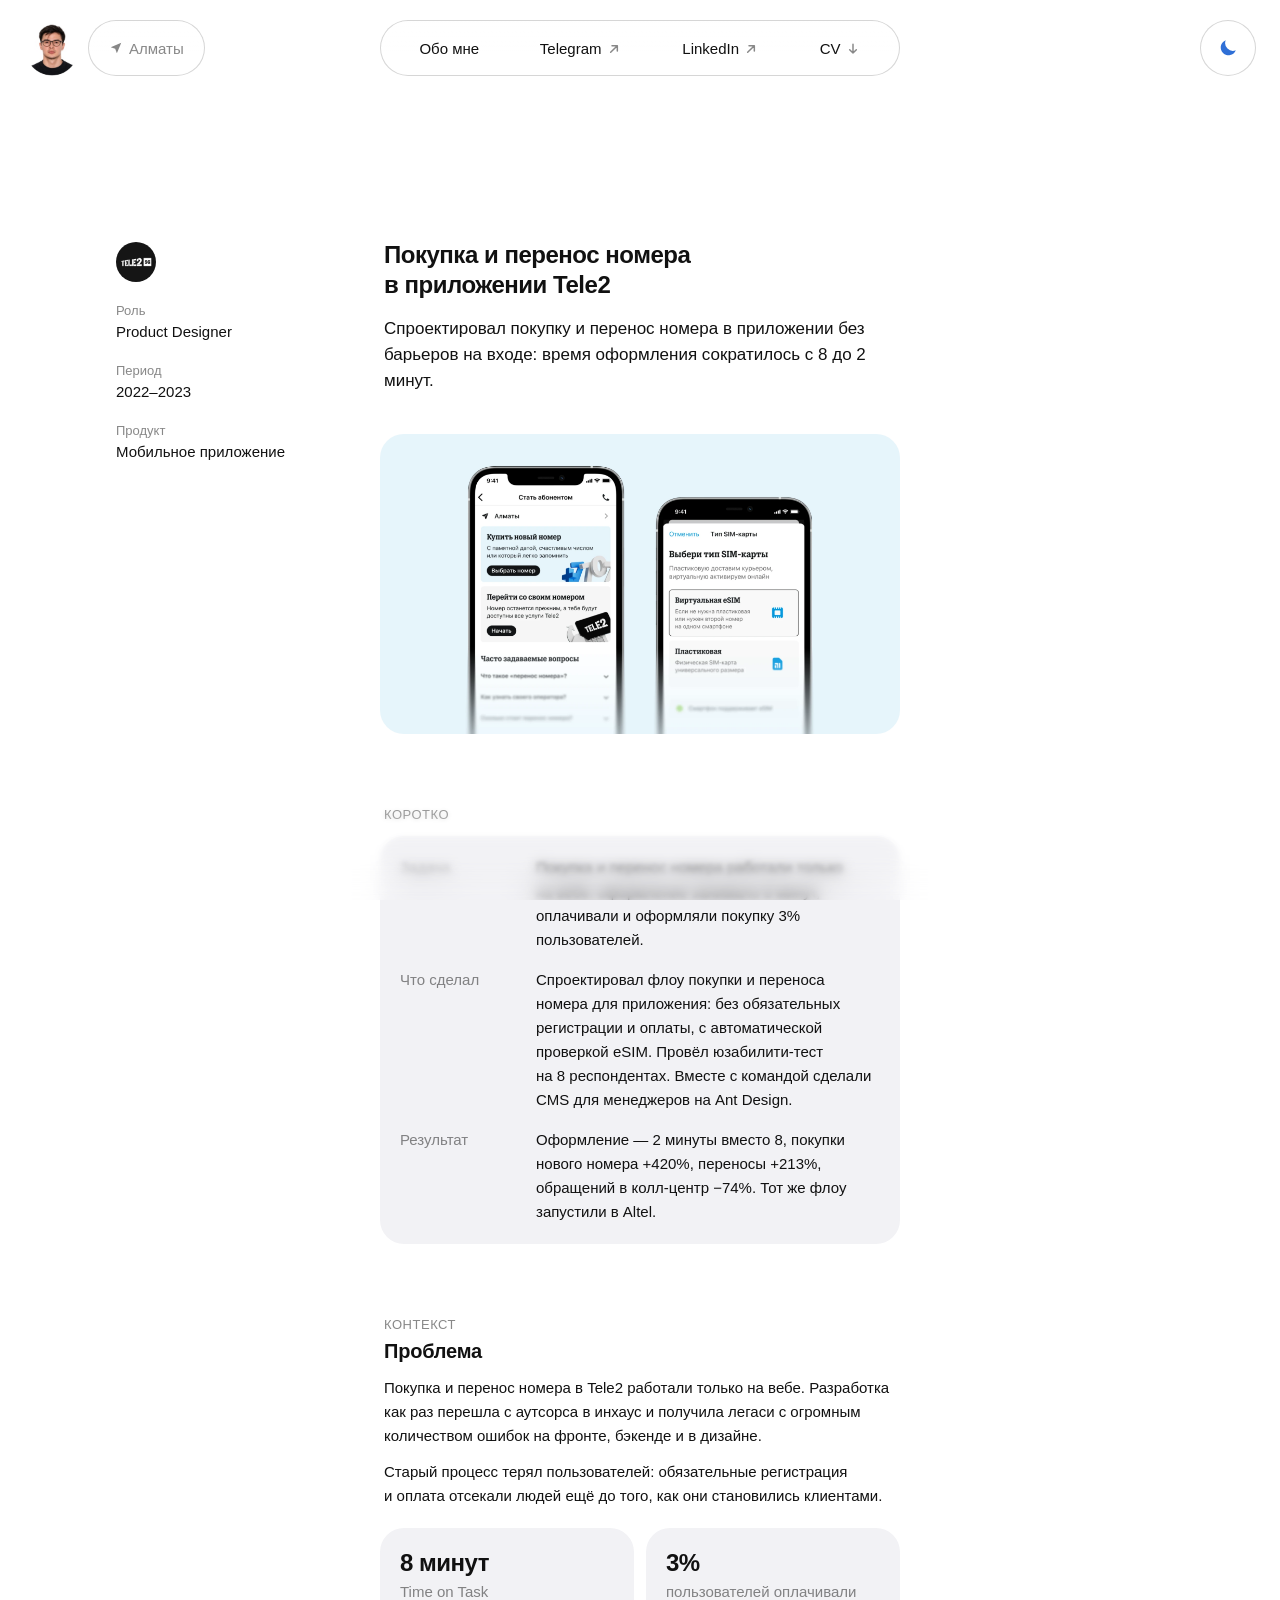
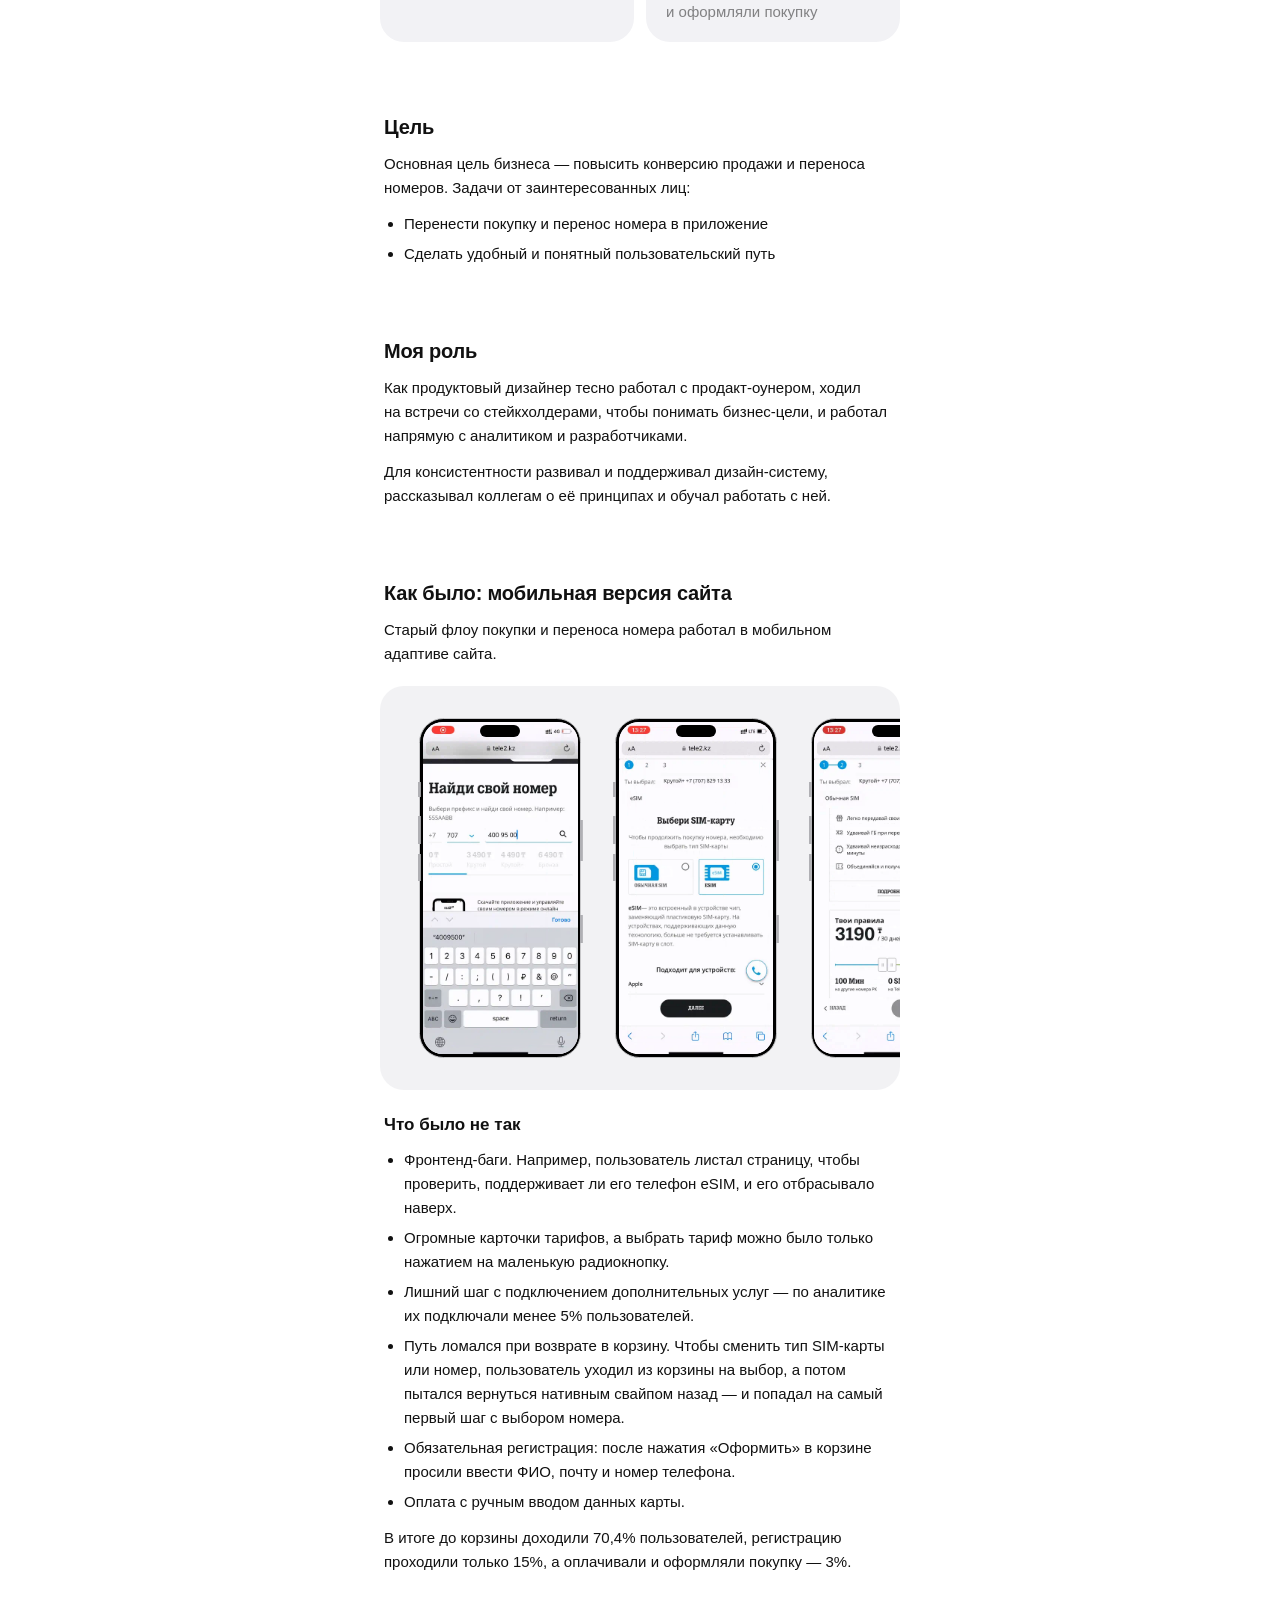
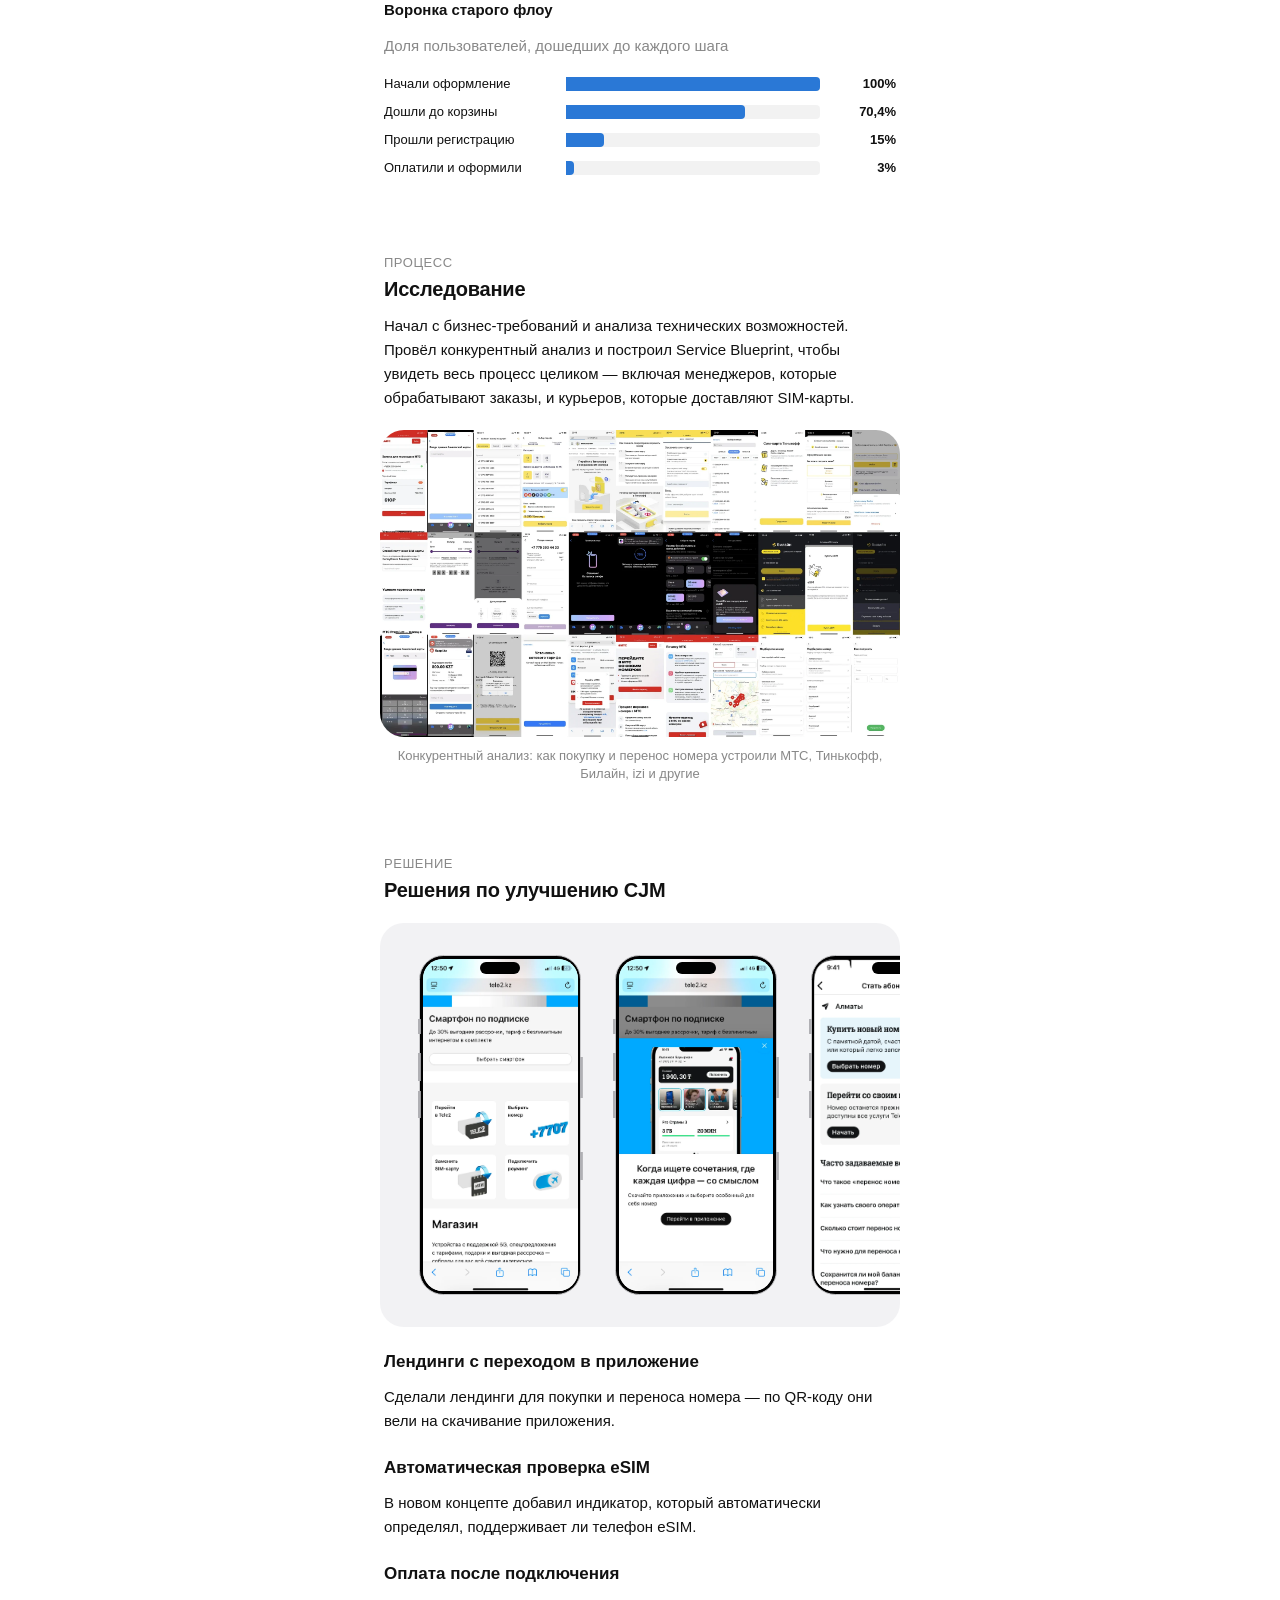
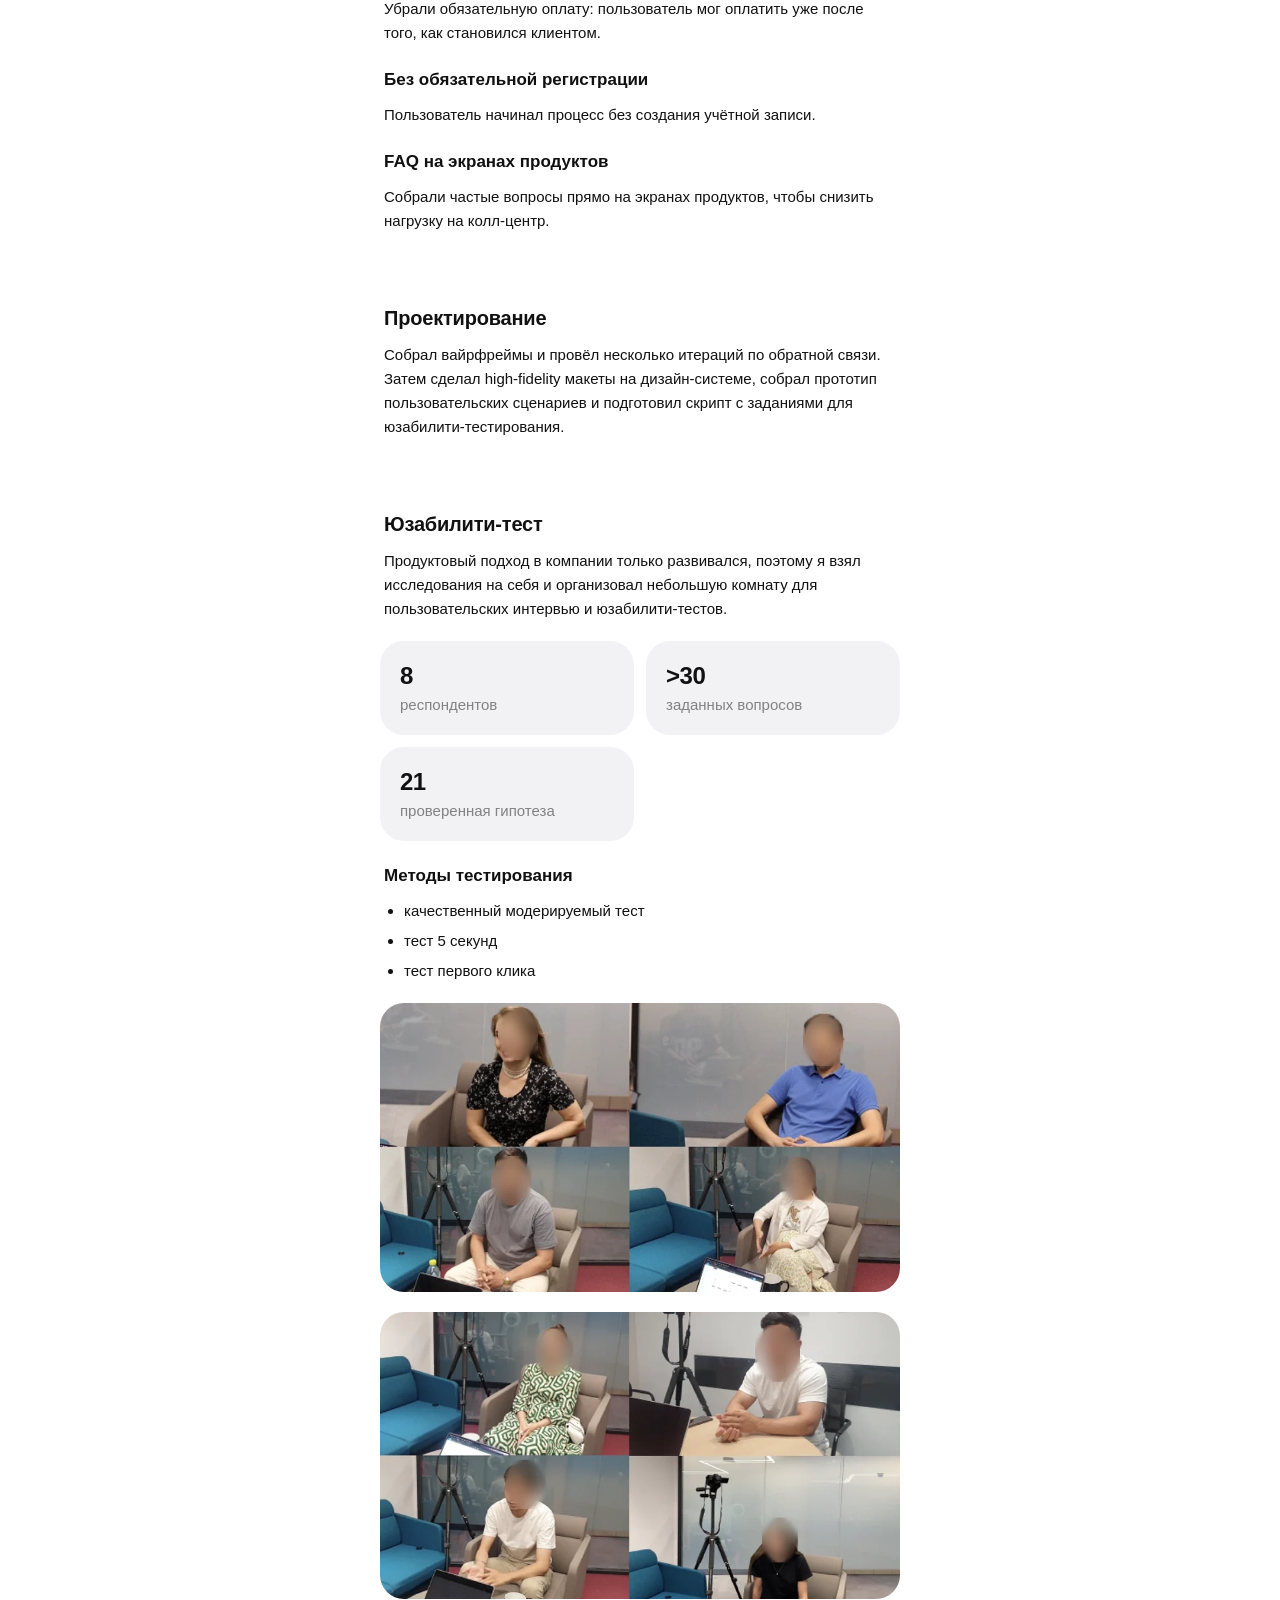
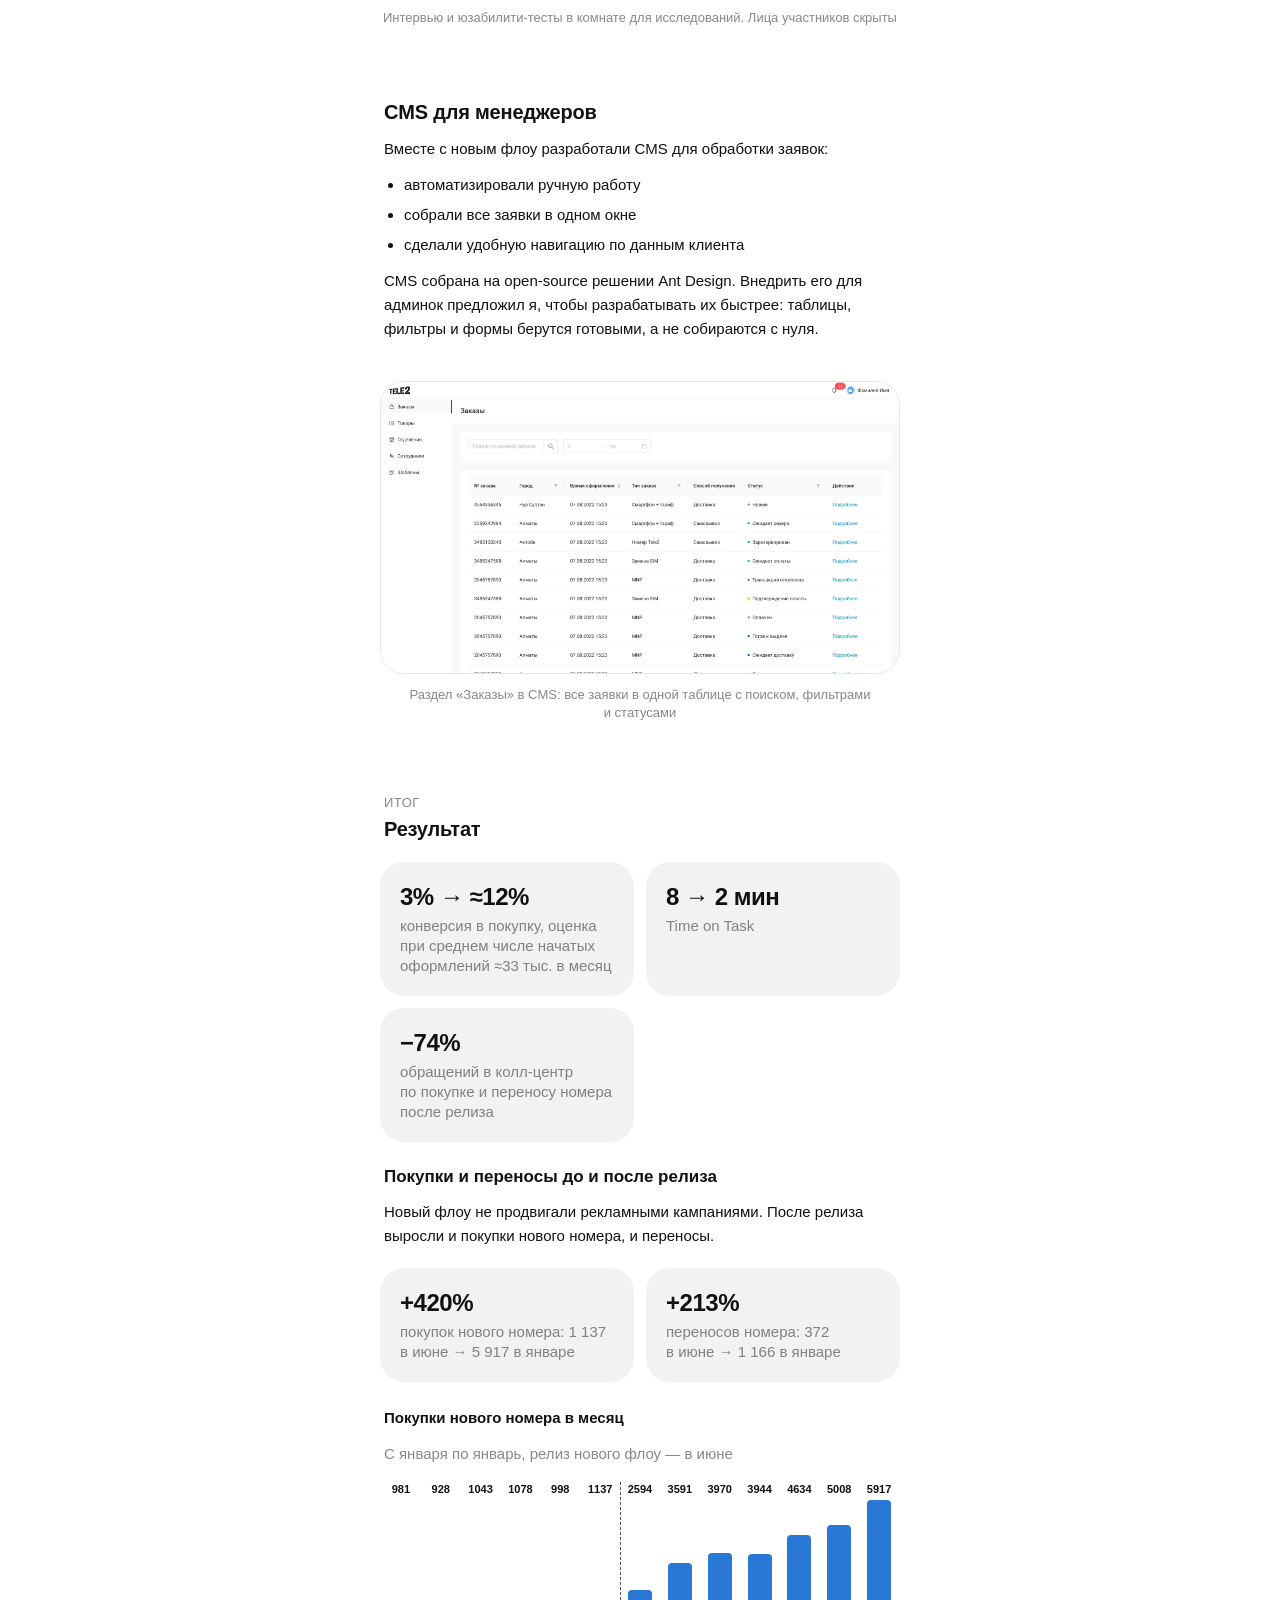
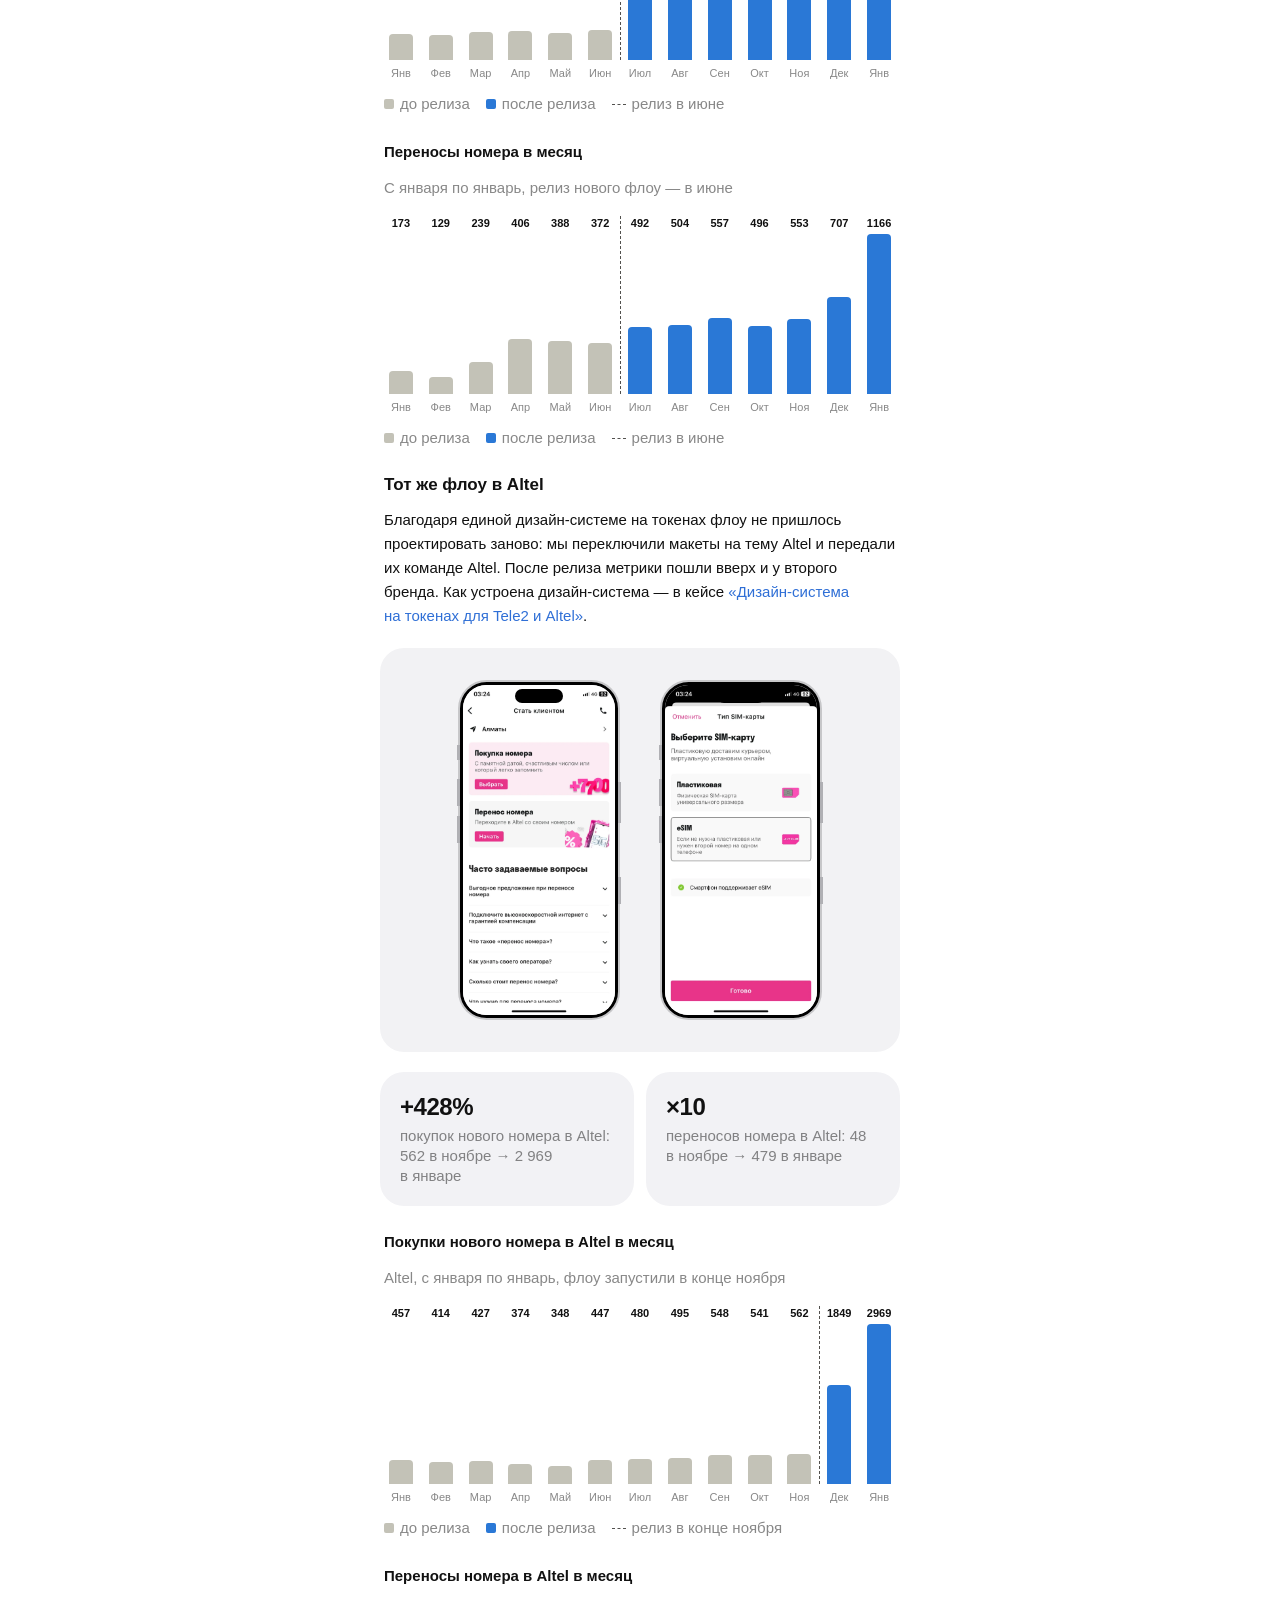
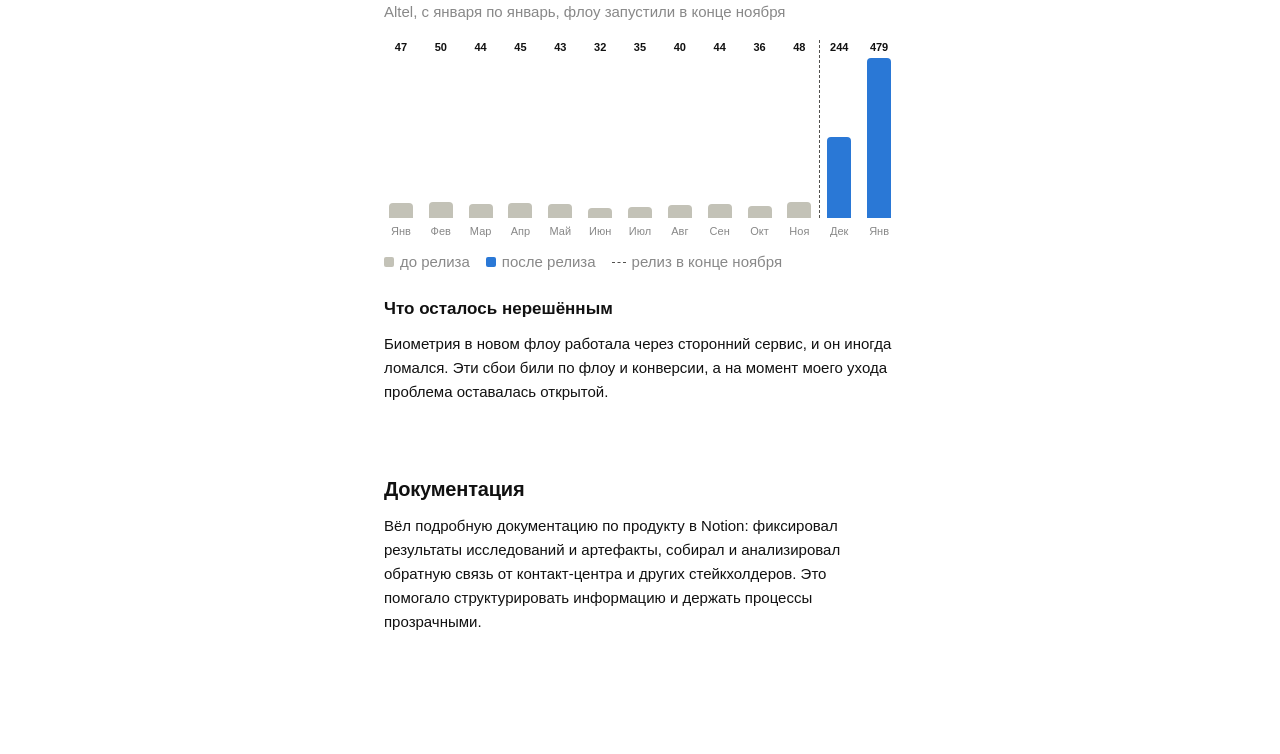
<file: tele2-number.html>
<!doctype html>
<html lang="ru">
<head>
  <meta charset="utf-8">
  <meta name="viewport" content="width=device-width, initial-scale=1">
  <title>Покупка и перенос номера в приложении Tele2 — кейс</title>
  <link rel="icon" href="favicon.svg" type="image/svg+xml">
  <link rel="icon" href="favicon-32.png" type="image/png" sizes="32x32">
  <link rel="apple-touch-icon" href="apple-touch-icon.png">
  <link rel="stylesheet" href="style.css?v=169">
  <!-- Прячем элементы до анимации появления и сразу применяем сохранённую тему, чтобы не было мигания -->
  <script>
    (function () {
      var root = document.documentElement;
      root.classList.add('js');
      var saved = null;
      try { saved = localStorage.getItem('theme'); } catch (e) {}
      if (saved === 'light' || saved === 'dark') root.dataset.theme = saved;
      var dark = saved ? saved === 'dark' : window.matchMedia('(prefers-color-scheme: dark)').matches;
      root.classList.toggle('is-dark', dark);
    })();
  </script>
  <!-- Яндекс Метрика: посещения, Вебвизор, карты кликов и скроллинга -->
  <script>
    (function (m, e, t, r, i, k, a) {
      m[i] = m[i] || function () { (m[i].a = m[i].a || []).push(arguments); };
      m[i].l = 1 * new Date();
      for (var j = 0; j < document.scripts.length; j++) { if (document.scripts[j].src === r) { return; } }
      k = e.createElement(t), a = e.getElementsByTagName(t)[0], k.async = 1, k.src = r, a.parentNode.insertBefore(k, a);
    })(window, document, 'script', 'https://mc.yandex.ru/metrika/tag.js', 'ym');
    ym(114692680, 'init', { webvisor: true, clickmap: true, accurateTrackBounce: true, trackLinks: true });
  </script>
  <noscript><div><img src="https://mc.yandex.ru/watch/114692680" style="position:absolute; left:-9999px;" alt=""></div></noscript>
</head>
<body>

  <div class="container">
    <header class="header">
      <a class="avatar-link" href="/" aria-label="На главную">
        <img class="avatar avatar--light" data-reveal src="images/avatar.jpg?v=5" alt="Аман" width="56" height="56">
        <img class="avatar avatar--dark" data-reveal src="images/avatar-dark.jpg?v=1" alt="Аман" width="56" height="56">
        <span class="avatar-preview" aria-hidden="true"><img class="avatar--light" src="images/avatar-large.webp?v=3" alt="" width="240" height="240" draggable="false"><img class="avatar--dark" src="images/avatar-dark-large.webp?v=1" alt="" width="240" height="240" draggable="false" loading="lazy"></span>
      </a>

      <!-- Город — рядом с аватаром -->
      <span class="location glass" data-reveal>
        <span class="location__photo" aria-hidden="true"><img src="images/almaty.webp" alt="" draggable="false"></span>
        <span class="location__text">
          <svg class="icon" viewBox="0 0 24 24" width="14" height="14" aria-hidden="true">
            <path fill="currentColor" d="M21 3 3 10.5l7.6 2.9L13.5 21 21 3Z"/>
          </svg>
          Алматы
        </span>
      </span>

      <nav class="menu glass" data-reveal>
        <a class="menu__item" href="/about">Обо мне</a>
        <a class="menu__item menu__item--ext" href="https://t.me/shimkayev" target="_blank" rel="noopener">Telegram<svg viewBox="0 0 24 24" width="16" height="16" fill="none" stroke="currentColor" stroke-width="2.2" stroke-linecap="round" stroke-linejoin="round" aria-hidden="true"><path d="M7 17 17 7M9 7h8v8"/></svg></a>
        <a class="menu__item menu__item--ext" href="https://www.linkedin.com/in/shimkayev/" target="_blank" rel="noopener">LinkedIn<svg viewBox="0 0 24 24" width="16" height="16" fill="none" stroke="currentColor" stroke-width="2.2" stroke-linecap="round" stroke-linejoin="round" aria-hidden="true"><path d="M7 17 17 7M9 7h8v8"/></svg></a>
        <a class="menu__item menu__item--cv" href="cv.pdf" download="Shimkayev-Aman-Product-Designer-CV.pdf">CV<svg viewBox="0 0 24 24" width="16" height="16" fill="none" stroke="currentColor" stroke-width="2.2" stroke-linecap="round" stroke-linejoin="round" aria-hidden="true"><path d="M12 5v13M7 13l5 5 5-5"/></svg></a>
      </nav>

      <!-- Справа у края экрана: переключатель темы -->
      <div class="header-side">
      <button class="theme-switch" data-reveal type="button" role="switch" aria-checked="false" aria-label="Тёмная тема">
        <span class="theme-switch__knob">
          <svg class="icon-sun" viewBox="0 0 24 24" fill="none" stroke="currentColor" stroke-width="2" stroke-linecap="round" aria-hidden="true">
            <circle cx="12" cy="12" r="4"/>
            <path d="M12 2v2M12 20v2M4.9 4.9l1.4 1.4M17.7 17.7l1.4 1.4M2 12h2M20 12h2M4.9 19.1l1.4-1.4M17.7 6.3l1.4-1.4"/>
          </svg>
          <svg class="icon-moon" viewBox="0 0 24 24" fill="currentColor" aria-hidden="true">
            <path d="M20.5 14.5A8.5 8.5 0 0 1 9.5 3.5a8.5 8.5 0 1 0 11 11Z"/>
          </svg>
        </span>
      </button>
      <!-- на телефоне пункты меню свёрнуты в эту кнопку -->
      <button class="menu-toggle" data-reveal type="button" aria-label="Меню" aria-expanded="false">
        <span class="menu-toggle__lines" aria-hidden="true"><i></i><i></i><i></i></span>
      </button>
      </div>
    </header>

    <main class="case-page">
      <h1 class="page__title" data-reveal>Покупка и&nbsp;перенос номера<br>в&nbsp;приложении Tele2</h1>
      <p data-reveal class="case-page__lead">Спроектировал покупку и&nbsp;перенос номера в&nbsp;приложении без барьеров на&nbsp;входе: время оформления сократилось с&nbsp;8 до&nbsp;2 минут.</p>

      <dl class="case-summary" data-reveal>
        <div><dt class="visually-hidden">Компания</dt><dd><img class="case-summary__logo" src="images/logo-tele2.png" alt="Tele2" title="Tele2"></dd></div>
        <div><dt>Роль</dt><dd>Product Designer</dd></div>
        <div><dt>Период</dt><dd>2022–2023</dd></div>
        <div><dt>Продукт</dt><dd>Мобильное приложение</dd></div>
      </dl>

      <figure class="case-page__cover" data-reveal>
        <img class="cover-light" src="images/case-tele2-number-light.webp?v=1" alt="Экраны приложения Tele2: «Стать абонентом» и выбор типа SIM-карты">
        <img class="cover-dark" src="images/case-tele2-number-dark.webp?v=1" alt="Экраны приложения Tele2: «Стать абонентом» и выбор типа SIM-карты">
      </figure>


      <section class="case-page__section" data-reveal>
        <p class="case-page__label">Коротко</p>
        <dl class="case-brief">
          <div><dt>Задача</dt><dd>Покупка и&nbsp;перенос номера работали только на&nbsp;вебе: оформление занимало 8&nbsp;минут, оплачивали и&nbsp;оформляли покупку 3% пользователей.</dd></div>
          <div><dt>Что сделал</dt><dd>Спроектировал флоу покупки и&nbsp;переноса номера для приложения: без обязательных регистрации и&nbsp;оплаты, с&nbsp;автоматической проверкой eSIM. Провёл юзабилити-тест на&nbsp;8&nbsp;респондентах. Вместе с&nbsp;командой сделали CMS для менеджеров на&nbsp;Ant Design.</dd></div>
          <div><dt>Результат</dt><dd>Оформление&nbsp;— 2&nbsp;минуты вместо&nbsp;8, покупки нового номера +420%, переносы +213%, обращений в&nbsp;колл-центр −74%. Тот&nbsp;же флоу запустили в&nbsp;Altel.</dd></div>
        </dl>
      </section>

      <section class="case-page__section" data-reveal>
        <p class="case-page__label">Контекст</p>
        <h2 class="case-page__h2">Проблема</h2>
        <p>Покупка и&nbsp;перенос номера в&nbsp;Tele2 работали только на&nbsp;вебе. Разработка как раз перешла с&nbsp;аутсорса в&nbsp;инхаус и&nbsp;получила легаси с&nbsp;огромным количеством ошибок на&nbsp;фронте, бэкенде и&nbsp;в&nbsp;дизайне.</p>
        <p>Старый процесс терял пользователей: обязательные регистрация и&nbsp;оплата отсекали людей ещё до&nbsp;того, как они становились клиентами.</p>
        <div class="metrics">
          <div class="metric">
            <p class="metric__value">8 минут</p>
            <p class="metric__label">Time on&nbsp;Task</p>
          </div>
          <div class="metric">
            <p class="metric__value">3%</p>
            <p class="metric__label">пользователей оплачивали и&nbsp;оформляли покупку</p>
          </div>
        </div>
      </section>
      <section class="case-page__section" data-reveal>
        <h2 class="case-page__h2">Цель</h2>
        <p>Основная цель бизнеса — повысить конверсию продажи и&nbsp;переноса номеров. Задачи от&nbsp;заинтересованных лиц:</p>
        <ul class="case-page__list">
          <li>Перенести покупку и&nbsp;перенос номера в&nbsp;приложение</li>
          <li>Сделать удобный и&nbsp;понятный пользовательский путь</li>
        </ul>
      </section>
      <section class="case-page__section" data-reveal>
        <h2 class="case-page__h2">Моя роль</h2>
        <p>Как продуктовый дизайнер тесно работал с&nbsp;продакт-оунером, ходил на&nbsp;встречи со&nbsp;стейкхолдерами, чтобы понимать бизнес-цели, и&nbsp;работал напрямую с&nbsp;аналитиком и&nbsp;разработчиками.</p>
        <p>Для консистентности развивал и&nbsp;поддерживал дизайн-систему, рассказывал коллегам о&nbsp;её&nbsp;принципах и&nbsp;обучал работать с&nbsp;ней.</p>
      </section>
      <section class="case-page__section" data-reveal>
        <h2 class="case-page__h2">Как было: мобильная версия сайта</h2>
        <p>Старый флоу покупки и&nbsp;переноса номера работал в&nbsp;мобильном адаптиве сайта.</p>
        <!-- все экраны старого флоу в одной карточке, листаются по горизонтали -->
        <div class="phones phones--scroll">
          <div class="phone"><img src="images/tele2/number-flow-1.webp" alt="Запись экрана: старый флоу в мобильной версии сайта, сценарий 1" loading="lazy"></div>
          <div class="phone"><img src="images/tele2/number-flow-2.webp" alt="Запись экрана: старый флоу в мобильной версии сайта, сценарий 2" loading="lazy"></div>
          <div class="phone"><img src="images/tele2/number-flow-3.webp" alt="Запись экрана: старый флоу в мобильной версии сайта, сценарий 3" loading="lazy"></div>
          <div class="phone"><img src="images/tele2/number-flow-4.webp" alt="Запись экрана: старый флоу в мобильной версии сайта, сценарий 4" loading="lazy"></div>
          <div class="phone"><img src="images/tele2/number-flow-5.webp" alt="Запись экрана: старый флоу в мобильной версии сайта, сценарий 5" loading="lazy"></div>
          <div class="phone"><img src="images/tele2/number-flow-6.webp" alt="Запись экрана: старый флоу в мобильной версии сайта, сценарий 6" loading="lazy"></div>
          <div class="phone"><img src="images/tele2/number-flow-7.webp" alt="Запись экрана: старый флоу в мобильной версии сайта, сценарий 7" loading="lazy"></div>
          <div class="phone"><img src="images/tele2/number-flow-8.webp" alt="Старый флоу: оплата на стороннем платёжном сайте — номер телефона, сумма и данные карты" loading="lazy"></div>
          <div class="phone"><img src="images/tele2/number-flow-9.webp" alt="Старый флоу: экран заказа eSIM на сайте Tele2 с тарифом, доп. услугами и кнопкой «Оформить номер»" loading="lazy"></div>
        </div>
        <h3 class="case-page__h3">Что было не так</h3>
        <ul class="case-page__list">
          <li>Фронтенд-баги. Например, пользователь листал страницу, чтобы проверить, поддерживает ли&nbsp;его телефон eSIM, и&nbsp;его отбрасывало наверх.</li>
          <li>Огромные карточки тарифов, а&nbsp;выбрать тариф можно было только нажатием на&nbsp;маленькую радиокнопку.</li>
          <li>Лишний шаг с&nbsp;подключением дополнительных услуг — по&nbsp;аналитике их&nbsp;подключали менее 5% пользователей.</li>
          <li>Путь ломался при возврате в&nbsp;корзину. Чтобы сменить тип SIM-карты или номер, пользователь уходил из&nbsp;корзины на&nbsp;выбор, а&nbsp;потом пытался вернуться нативным свайпом назад — и&nbsp;попадал на&nbsp;самый первый шаг с&nbsp;выбором номера.</li>
          <li>Обязательная регистрация: после нажатия «Оформить» в&nbsp;корзине просили ввести ФИО, почту и&nbsp;номер телефона.</li>
          <li>Оплата с&nbsp;ручным вводом данных карты.</li>
        </ul>
        <p>В&nbsp;итоге до&nbsp;корзины доходили 70,4% пользователей, регистрацию проходили только 15%, а&nbsp;оплачивали и&nbsp;оформляли покупку — 3%.</p>
        <figure class="chart">
          <figcaption>
            <p class="chart__title">Воронка старого флоу</p>
            <p class="chart__note">Доля пользователей, дошедших до&nbsp;каждого шага</p>
          </figcaption>
          <ul class="chart__rows">
            <li class="chart__row" data-tip="Начали оформление: 100% пользователей"><span class="chart__label">Начали оформление</span><span class="chart__track"><span class="chart__bar" style="--v:100%"></span></span><span class="chart__value">100%</span></li>
            <li class="chart__row" data-tip="Дошли до корзины: 70,4% пользователей"><span class="chart__label">Дошли до&nbsp;корзины</span><span class="chart__track"><span class="chart__bar" style="--v:70.4%"></span></span><span class="chart__value">70,4%</span></li>
            <li class="chart__row" data-tip="Прошли регистрацию: 15% пользователей"><span class="chart__label">Прошли регистрацию</span><span class="chart__track"><span class="chart__bar" style="--v:15%"></span></span><span class="chart__value">15%</span></li>
            <li class="chart__row" data-tip="Оплатили и оформили: 3% пользователей"><span class="chart__label">Оплатили и&nbsp;оформили</span><span class="chart__track"><span class="chart__bar" style="--v:3%"></span></span><span class="chart__value">3%</span></li>
          </ul>
        </figure>
      </section>
      <section class="case-page__section" data-reveal>
        <p class="case-page__label">Процесс</p>
        <h2 class="case-page__h2">Исследование</h2>
        <p>Начал с&nbsp;бизнес-требований и&nbsp;анализа технических возможностей. Провёл конкурентный анализ и&nbsp;построил Service Blueprint, чтобы увидеть весь процесс целиком — включая менеджеров, которые обрабатывают заказы, и&nbsp;курьеров, которые доставляют SIM-карты.</p>
        <figure class="case-page__shot">
          <img src="images/tele2/competitors.webp" alt="Конкурентный анализ: экраны покупки номера, переноса и заказа SIM-карты у МТС, Тинькофф, Билайн, izi и других операторов" loading="lazy">
          <figcaption>Конкурентный анализ: как покупку и&nbsp;перенос номера устроили МТС, Тинькофф, Билайн, izi и&nbsp;другие</figcaption>
        </figure>
      </section>
      <section class="case-page__section" data-reveal>
        <p class="case-page__label">Решение</p>
        <h2 class="case-page__h2">Решения по&nbsp;улучшению CJM</h2>
        <!-- экраны нового флоу, листаются по горизонтали; описание добавим позже -->
        <div class="phones phones--scroll">
          <div class="phone"><img src="images/tele2/new-94.webp" alt="Сайт tele2.kz: блоки «Перейти в Tele2» и «Выбрать номер» ведут в приложение" loading="lazy"></div>
          <div class="phone"><img src="images/tele2/new-93.webp" alt="Сайт tele2.kz: окно с предложением скачать приложение и выбрать номер" loading="lazy"></div>
          <div class="phone"><img src="images/tele2/new-87.webp" alt="Приложение: экран «Стать абонентом» — покупка нового номера, переход со своим номером и частые вопросы" loading="lazy"></div>
          <div class="phone"><img src="images/tele2/new-91.webp" alt="Выбор номера: избранные номера" loading="lazy"></div>
          <div class="phone"><img src="images/tele2/new-92.webp" alt="Выбор номера: фильтр по бесплатным номерам и цене" loading="lazy"></div>
          <div class="phone"><img src="images/tele2/new-86.webp" alt="Оформление: номер, выбор SIM-карты и тарифа, номер для связи, итог 0 ₸" loading="lazy"></div>
          <div class="phone"><img src="images/tele2/new-85.webp" alt="Выбор типа SIM-карты с автоматической проверкой поддержки eSIM" loading="lazy"></div>
          <div class="phone"><img src="images/tele2/new-84.webp" alt="Выбор тарифа: оплатить можно позже" loading="lazy"></div>
          <div class="phone"><img src="images/tele2/new-90.webp" alt="Сканирование удостоверения личности или паспорта" loading="lazy"></div>
          <div class="phone"><img src="images/tele2/new-88.webp" alt="Селфи для подтверждения документов" loading="lazy"></div>
          <div class="phone"><img src="images/tele2/new-89.webp" alt="Активация eSIM по QR-коду" loading="lazy"></div>
        </div>
        <h3 class="case-page__h3">Лендинги с&nbsp;переходом в&nbsp;приложение</h3>
        <p>Сделали лендинги для покупки и&nbsp;переноса номера — по&nbsp;QR-коду они вели на&nbsp;скачивание приложения.</p>
        <h3 class="case-page__h3">Автоматическая проверка eSIM</h3>
        <p>В&nbsp;новом концепте добавил индикатор, который автоматически определял, поддерживает ли&nbsp;телефон eSIM.</p>
        <h3 class="case-page__h3">Оплата после подключения</h3>
        <p>Убрали обязательную оплату: пользователь мог оплатить уже после того, как становился клиентом.</p>
        <h3 class="case-page__h3">Без обязательной регистрации</h3>
        <p>Пользователь начинал процесс без создания учётной записи.</p>
        <h3 class="case-page__h3">FAQ на&nbsp;экранах продуктов</h3>
        <p>Собрали частые вопросы прямо на&nbsp;экранах продуктов, чтобы снизить нагрузку на&nbsp;колл-центр.</p>
      </section>
      <section class="case-page__section" data-reveal>
        <h2 class="case-page__h2">Проектирование</h2>
        <p>Собрал вайрфреймы и&nbsp;провёл несколько итераций по&nbsp;обратной связи. Затем сделал high-fidelity макеты на&nbsp;дизайн-системе, собрал прототип пользовательских сценариев и&nbsp;подготовил скрипт с&nbsp;заданиями для юзабилити-тестирования.</p>
      </section>
      <section class="case-page__section" data-reveal>
        <h2 class="case-page__h2">Юзабилити-тест</h2>
        <p>Продуктовый подход в&nbsp;компании только развивался, поэтому я&nbsp;взял исследования на&nbsp;себя и&nbsp;организовал небольшую комнату для пользовательских интервью и&nbsp;юзабилити-тестов.</p>
        <div class="metrics">
          <div class="metric">
            <p class="metric__value">8</p>
            <p class="metric__label">респондентов</p>
          </div>
          <div class="metric">
            <p class="metric__value">>30</p>
            <p class="metric__label">заданных вопросов</p>
          </div>
          <div class="metric">
            <p class="metric__value">21</p>
            <p class="metric__label">проверенная гипотеза</p>
          </div>
        </div>
        <h3 class="case-page__h3">Методы тестирования</h3>
        <ul class="case-page__list">
          <li>качественный модерируемый тест</li>
          <li>тест 5 секунд</li>
          <li>тест первого клика</li>
        </ul>
        <figure class="case-page__shot">
          <img src="images/tele2/tests-1.webp" alt="Участники юзабилити-тестов в комнате для исследований, лица скрыты" loading="lazy">
        </figure>
        <figure class="case-page__shot">
          <img src="images/tele2/tests-2.webp" alt="Ещё четыре участника юзабилити-тестов, лица скрыты" loading="lazy">
          <figcaption>Интервью и&nbsp;юзабилити-тесты в&nbsp;комнате для исследований. Лица участников скрыты</figcaption>
        </figure>
      </section>
      <section class="case-page__section" data-reveal>
        <h2 class="case-page__h2">CMS для менеджеров</h2>
        <p>Вместе с&nbsp;новым флоу разработали CMS для обработки заявок:</p>
        <ul class="case-page__list">
          <li>автоматизировали ручную работу</li>
          <li>собрали все заявки в&nbsp;одном окне</li>
          <li>сделали удобную навигацию по&nbsp;данным клиента</li>
        </ul>
        <p>CMS собрана на&nbsp;open-source решении Ant Design. Внедрить его для админок предложил&nbsp;я, чтобы разрабатывать их&nbsp;быстрее: таблицы, фильтры и&nbsp;формы берутся готовыми, а&nbsp;не&nbsp;собираются с&nbsp;нуля.</p>
      </section>
      <figure class="case-page__figure case-page__figure--contained" data-reveal>
        <img class="is-framed" src="images/tele2/cms-orders.webp" alt="CMS для менеджеров на Ant Design: таблица заказов с поиском, фильтром по датам, городом, типом заказа, способом получения и статусом" loading="lazy">
        <figcaption>Раздел «Заказы» в&nbsp;CMS: все заявки в&nbsp;одной таблице с&nbsp;поиском, фильтрами и&nbsp;статусами</figcaption>
      </figure>
      <section class="case-page__section" data-reveal>
        <p class="case-page__label">Итог</p>
        <h2 class="case-page__h2">Результат</h2>
        <div class="metrics">
          <div class="metric">
            <p class="metric__value">3% → ≈12%</p>
            <p class="metric__label">конверсия в&nbsp;покупку, оценка при&nbsp;среднем числе начатых оформлений ≈33&nbsp;тыс. в&nbsp;месяц</p>
          </div>
          <div class="metric">
            <p class="metric__value">8 → 2 мин</p>
            <p class="metric__label">Time on&nbsp;Task</p>
          </div>
          <div class="metric">
            <p class="metric__value">−74%</p>
            <p class="metric__label">обращений в&nbsp;колл-центр по&nbsp;покупке и&nbsp;переносу номера после релиза</p>
          </div>
        </div>
        <h3 class="case-page__h3">Покупки и&nbsp;переносы до&nbsp;и&nbsp;после релиза</h3>
        <p>Новый флоу не&nbsp;продвигали рекламными кампаниями. После релиза выросли и&nbsp;покупки нового номера, и&nbsp;переносы.</p>
        <div class="metrics">
          <div class="metric">
            <p class="metric__value">+420%</p>
            <p class="metric__label">покупок нового номера: 1&nbsp;137 в&nbsp;июне → 5&nbsp;917 в&nbsp;январе</p>
          </div>
          <div class="metric">
            <p class="metric__value">+213%</p>
            <p class="metric__label">переносов номера: 372 в&nbsp;июне → 1&nbsp;166 в&nbsp;январе</p>
          </div>
        </div>
        <figure class="chart colchart">
          <figcaption>
            <p class="chart__title">Покупки нового номера в&nbsp;месяц</p>
            <p class="chart__note">С&nbsp;января по&nbsp;январь, релиз нового флоу — в&nbsp;июне</p>
          </figcaption>
          <div class="colchart__plot" style="--n:13">
            <div class="colchart__col is-key" data-tip="Январь: 981 покупок"><span class="colchart__val">981</span><span class="colchart__bar-wrap"><span class="colchart__bar" style="--v:16.6%"></span></span><span class="colchart__month">Янв</span></div>
            <div class="colchart__col" data-tip="Февраль: 928 покупок"><span class="colchart__val">928</span><span class="colchart__bar-wrap"><span class="colchart__bar" style="--v:15.7%"></span></span><span class="colchart__month">Фев</span></div>
            <div class="colchart__col" data-tip="Март: 1043 покупок"><span class="colchart__val">1043</span><span class="colchart__bar-wrap"><span class="colchart__bar" style="--v:17.6%"></span></span><span class="colchart__month">Мар</span></div>
            <div class="colchart__col" data-tip="Апрель: 1078 покупок"><span class="colchart__val">1078</span><span class="colchart__bar-wrap"><span class="colchart__bar" style="--v:18.2%"></span></span><span class="colchart__month">Апр</span></div>
            <div class="colchart__col" data-tip="Май: 998 покупок"><span class="colchart__val">998</span><span class="colchart__bar-wrap"><span class="colchart__bar" style="--v:16.9%"></span></span><span class="colchart__month">Май</span></div>
            <div class="colchart__col is-release is-key" data-tip="Июнь: 1137 покупок"><span class="colchart__val">1137</span><span class="colchart__bar-wrap"><span class="colchart__bar" style="--v:19.2%"></span></span><span class="colchart__month">Июн</span></div>
            <div class="colchart__col is-after" data-tip="Июль: 2594 покупок"><span class="colchart__val">2594</span><span class="colchart__bar-wrap"><span class="colchart__bar" style="--v:43.8%"></span></span><span class="colchart__month">Июл</span></div>
            <div class="colchart__col is-after" data-tip="Август: 3591 покупок"><span class="colchart__val">3591</span><span class="colchart__bar-wrap"><span class="colchart__bar" style="--v:60.7%"></span></span><span class="colchart__month">Авг</span></div>
            <div class="colchart__col is-after" data-tip="Сентябрь: 3970 покупок"><span class="colchart__val">3970</span><span class="colchart__bar-wrap"><span class="colchart__bar" style="--v:67.1%"></span></span><span class="colchart__month">Сен</span></div>
            <div class="colchart__col is-after" data-tip="Октябрь: 3944 покупок"><span class="colchart__val">3944</span><span class="colchart__bar-wrap"><span class="colchart__bar" style="--v:66.7%"></span></span><span class="colchart__month">Окт</span></div>
            <div class="colchart__col is-after" data-tip="Ноябрь: 4634 покупок"><span class="colchart__val">4634</span><span class="colchart__bar-wrap"><span class="colchart__bar" style="--v:78.3%"></span></span><span class="colchart__month">Ноя</span></div>
            <div class="colchart__col is-after" data-tip="Декабрь: 5008 покупок"><span class="colchart__val">5008</span><span class="colchart__bar-wrap"><span class="colchart__bar" style="--v:84.6%"></span></span><span class="colchart__month">Дек</span></div>
            <div class="colchart__col is-after is-key" data-tip="Январь: 5917 покупок"><span class="colchart__val">5917</span><span class="colchart__bar-wrap"><span class="colchart__bar" style="--v:100.0%"></span></span><span class="colchart__month">Янв</span></div>
          </div>
          <p class="colchart__legend"><span><i></i>до релиза</span><span><i class="is-after"></i>после релиза</span><span><i class="is-line"></i>релиз в июне</span></p>
        </figure>
        <figure class="chart colchart">
          <figcaption>
            <p class="chart__title">Переносы номера в&nbsp;месяц</p>
            <p class="chart__note">С&nbsp;января по&nbsp;январь, релиз нового флоу — в&nbsp;июне</p>
          </figcaption>
          <div class="colchart__plot" style="--n:13">
            <div class="colchart__col is-key" data-tip="Январь: 173 переносов"><span class="colchart__val">173</span><span class="colchart__bar-wrap"><span class="colchart__bar" style="--v:14.8%"></span></span><span class="colchart__month">Янв</span></div>
            <div class="colchart__col" data-tip="Февраль: 129 переносов"><span class="colchart__val">129</span><span class="colchart__bar-wrap"><span class="colchart__bar" style="--v:11.1%"></span></span><span class="colchart__month">Фев</span></div>
            <div class="colchart__col" data-tip="Март: 239 переносов"><span class="colchart__val">239</span><span class="colchart__bar-wrap"><span class="colchart__bar" style="--v:20.5%"></span></span><span class="colchart__month">Мар</span></div>
            <div class="colchart__col" data-tip="Апрель: 406 переносов"><span class="colchart__val">406</span><span class="colchart__bar-wrap"><span class="colchart__bar" style="--v:34.8%"></span></span><span class="colchart__month">Апр</span></div>
            <div class="colchart__col" data-tip="Май: 388 переносов"><span class="colchart__val">388</span><span class="colchart__bar-wrap"><span class="colchart__bar" style="--v:33.3%"></span></span><span class="colchart__month">Май</span></div>
            <div class="colchart__col is-release is-key" data-tip="Июнь: 372 переносов"><span class="colchart__val">372</span><span class="colchart__bar-wrap"><span class="colchart__bar" style="--v:31.9%"></span></span><span class="colchart__month">Июн</span></div>
            <div class="colchart__col is-after" data-tip="Июль: 492 переносов"><span class="colchart__val">492</span><span class="colchart__bar-wrap"><span class="colchart__bar" style="--v:42.2%"></span></span><span class="colchart__month">Июл</span></div>
            <div class="colchart__col is-after" data-tip="Август: 504 переносов"><span class="colchart__val">504</span><span class="colchart__bar-wrap"><span class="colchart__bar" style="--v:43.2%"></span></span><span class="colchart__month">Авг</span></div>
            <div class="colchart__col is-after" data-tip="Сентябрь: 557 переносов"><span class="colchart__val">557</span><span class="colchart__bar-wrap"><span class="colchart__bar" style="--v:47.8%"></span></span><span class="colchart__month">Сен</span></div>
            <div class="colchart__col is-after" data-tip="Октябрь: 496 переносов"><span class="colchart__val">496</span><span class="colchart__bar-wrap"><span class="colchart__bar" style="--v:42.5%"></span></span><span class="colchart__month">Окт</span></div>
            <div class="colchart__col is-after" data-tip="Ноябрь: 553 переносов"><span class="colchart__val">553</span><span class="colchart__bar-wrap"><span class="colchart__bar" style="--v:47.4%"></span></span><span class="colchart__month">Ноя</span></div>
            <div class="colchart__col is-after" data-tip="Декабрь: 707 переносов"><span class="colchart__val">707</span><span class="colchart__bar-wrap"><span class="colchart__bar" style="--v:60.6%"></span></span><span class="colchart__month">Дек</span></div>
            <div class="colchart__col is-after is-key" data-tip="Январь: 1166 переносов"><span class="colchart__val">1166</span><span class="colchart__bar-wrap"><span class="colchart__bar" style="--v:100.0%"></span></span><span class="colchart__month">Янв</span></div>
          </div>
          <p class="colchart__legend"><span><i></i>до релиза</span><span><i class="is-after"></i>после релиза</span><span><i class="is-line"></i>релиз в июне</span></p>
        </figure>
        <h3 class="case-page__h3">Тот же&nbsp;флоу в&nbsp;Altel</h3>
        <p>Благодаря единой дизайн-системе на&nbsp;токенах флоу не&nbsp;пришлось проектировать заново: мы&nbsp;переключили макеты на&nbsp;тему Altel и&nbsp;передали их&nbsp;команде Altel. После релиза метрики пошли вверх и&nbsp;у&nbsp;второго бренда. Как устроена дизайн-система — в&nbsp;кейсе <a href="/tele2-ds">«Дизайн-система на&nbsp;токенах для Tele2 и&nbsp;Altel»</a>.</p>
        <div class="phones">
          <div class="phone"><img src="images/tele2/altel-1.webp" alt="Приложение Altel: экран «Стать клиентом» с покупкой и переносом номера и частыми вопросами" loading="lazy"></div>
          <div class="phone"><img src="images/tele2/altel-2.webp" alt="Приложение Altel: выбор типа SIM-карты с автоматической проверкой поддержки eSIM" loading="lazy"></div>
        </div>
        <div class="metrics">
          <div class="metric">
            <p class="metric__value">+428%</p>
            <p class="metric__label">покупок нового номера в&nbsp;Altel: 562 в&nbsp;ноябре → 2&nbsp;969 в&nbsp;январе</p>
          </div>
          <div class="metric">
            <p class="metric__value">×10</p>
            <p class="metric__label">переносов номера в&nbsp;Altel: 48 в&nbsp;ноябре → 479 в&nbsp;январе</p>
          </div>
        </div>
        <figure class="chart colchart">
          <figcaption>
            <p class="chart__title">Покупки нового номера в&nbsp;Altel в&nbsp;месяц</p>
            <p class="chart__note">Altel, с&nbsp;января по&nbsp;январь, флоу запустили в&nbsp;конце ноября</p>
          </figcaption>
          <div class="colchart__plot" style="--n:13">
            <div class="colchart__col is-key" data-tip="Январь: 457 покупок"><span class="colchart__val">457</span><span class="colchart__bar-wrap"><span class="colchart__bar" style="--v:15.4%"></span></span><span class="colchart__month">Янв</span></div>
            <div class="colchart__col" data-tip="Февраль: 414 покупок"><span class="colchart__val">414</span><span class="colchart__bar-wrap"><span class="colchart__bar" style="--v:13.9%"></span></span><span class="colchart__month">Фев</span></div>
            <div class="colchart__col" data-tip="Март: 427 покупок"><span class="colchart__val">427</span><span class="colchart__bar-wrap"><span class="colchart__bar" style="--v:14.4%"></span></span><span class="colchart__month">Мар</span></div>
            <div class="colchart__col" data-tip="Апрель: 374 покупок"><span class="colchart__val">374</span><span class="colchart__bar-wrap"><span class="colchart__bar" style="--v:12.6%"></span></span><span class="colchart__month">Апр</span></div>
            <div class="colchart__col" data-tip="Май: 348 покупок"><span class="colchart__val">348</span><span class="colchart__bar-wrap"><span class="colchart__bar" style="--v:11.7%"></span></span><span class="colchart__month">Май</span></div>
            <div class="colchart__col" data-tip="Июнь: 447 покупок"><span class="colchart__val">447</span><span class="colchart__bar-wrap"><span class="colchart__bar" style="--v:15.1%"></span></span><span class="colchart__month">Июн</span></div>
            <div class="colchart__col" data-tip="Июль: 480 покупок"><span class="colchart__val">480</span><span class="colchart__bar-wrap"><span class="colchart__bar" style="--v:16.2%"></span></span><span class="colchart__month">Июл</span></div>
            <div class="colchart__col" data-tip="Август: 495 покупок"><span class="colchart__val">495</span><span class="colchart__bar-wrap"><span class="colchart__bar" style="--v:16.7%"></span></span><span class="colchart__month">Авг</span></div>
            <div class="colchart__col" data-tip="Сентябрь: 548 покупок"><span class="colchart__val">548</span><span class="colchart__bar-wrap"><span class="colchart__bar" style="--v:18.5%"></span></span><span class="colchart__month">Сен</span></div>
            <div class="colchart__col" data-tip="Октябрь: 541 покупок"><span class="colchart__val">541</span><span class="colchart__bar-wrap"><span class="colchart__bar" style="--v:18.2%"></span></span><span class="colchart__month">Окт</span></div>
            <div class="colchart__col is-release is-key" data-tip="Ноябрь: 562 покупок"><span class="colchart__val">562</span><span class="colchart__bar-wrap"><span class="colchart__bar" style="--v:18.9%"></span></span><span class="colchart__month">Ноя</span></div>
            <div class="colchart__col is-after" data-tip="Декабрь: 1849 покупок"><span class="colchart__val">1849</span><span class="colchart__bar-wrap"><span class="colchart__bar" style="--v:62.3%"></span></span><span class="colchart__month">Дек</span></div>
            <div class="colchart__col is-after is-key" data-tip="Январь: 2969 покупок"><span class="colchart__val">2969</span><span class="colchart__bar-wrap"><span class="colchart__bar" style="--v:100.0%"></span></span><span class="colchart__month">Янв</span></div>
          </div>
          <p class="colchart__legend"><span><i></i>до релиза</span><span><i class="is-after"></i>после релиза</span><span><i class="is-line"></i>релиз в конце ноября</span></p>
        </figure>
        <figure class="chart colchart">
          <figcaption>
            <p class="chart__title">Переносы номера в&nbsp;Altel в&nbsp;месяц</p>
            <p class="chart__note">Altel, с&nbsp;января по&nbsp;январь, флоу запустили в&nbsp;конце ноября</p>
          </figcaption>
          <div class="colchart__plot" style="--n:13">
            <div class="colchart__col is-key" data-tip="Январь: 47 переносов"><span class="colchart__val">47</span><span class="colchart__bar-wrap"><span class="colchart__bar" style="--v:9.8%"></span></span><span class="colchart__month">Янв</span></div>
            <div class="colchart__col" data-tip="Февраль: 50 переносов"><span class="colchart__val">50</span><span class="colchart__bar-wrap"><span class="colchart__bar" style="--v:10.4%"></span></span><span class="colchart__month">Фев</span></div>
            <div class="colchart__col" data-tip="Март: 44 переносов"><span class="colchart__val">44</span><span class="colchart__bar-wrap"><span class="colchart__bar" style="--v:9.2%"></span></span><span class="colchart__month">Мар</span></div>
            <div class="colchart__col" data-tip="Апрель: 45 переносов"><span class="colchart__val">45</span><span class="colchart__bar-wrap"><span class="colchart__bar" style="--v:9.4%"></span></span><span class="colchart__month">Апр</span></div>
            <div class="colchart__col" data-tip="Май: 43 переносов"><span class="colchart__val">43</span><span class="colchart__bar-wrap"><span class="colchart__bar" style="--v:9.0%"></span></span><span class="colchart__month">Май</span></div>
            <div class="colchart__col" data-tip="Июнь: 32 переносов"><span class="colchart__val">32</span><span class="colchart__bar-wrap"><span class="colchart__bar" style="--v:6.7%"></span></span><span class="colchart__month">Июн</span></div>
            <div class="colchart__col" data-tip="Июль: 35 переносов"><span class="colchart__val">35</span><span class="colchart__bar-wrap"><span class="colchart__bar" style="--v:7.3%"></span></span><span class="colchart__month">Июл</span></div>
            <div class="colchart__col" data-tip="Август: 40 переносов"><span class="colchart__val">40</span><span class="colchart__bar-wrap"><span class="colchart__bar" style="--v:8.4%"></span></span><span class="colchart__month">Авг</span></div>
            <div class="colchart__col" data-tip="Сентябрь: 44 переносов"><span class="colchart__val">44</span><span class="colchart__bar-wrap"><span class="colchart__bar" style="--v:9.2%"></span></span><span class="colchart__month">Сен</span></div>
            <div class="colchart__col" data-tip="Октябрь: 36 переносов"><span class="colchart__val">36</span><span class="colchart__bar-wrap"><span class="colchart__bar" style="--v:7.5%"></span></span><span class="colchart__month">Окт</span></div>
            <div class="colchart__col is-release is-key" data-tip="Ноябрь: 48 переносов"><span class="colchart__val">48</span><span class="colchart__bar-wrap"><span class="colchart__bar" style="--v:10.0%"></span></span><span class="colchart__month">Ноя</span></div>
            <div class="colchart__col is-after" data-tip="Декабрь: 244 переносов"><span class="colchart__val">244</span><span class="colchart__bar-wrap"><span class="colchart__bar" style="--v:50.9%"></span></span><span class="colchart__month">Дек</span></div>
            <div class="colchart__col is-after is-key" data-tip="Январь: 479 переносов"><span class="colchart__val">479</span><span class="colchart__bar-wrap"><span class="colchart__bar" style="--v:100.0%"></span></span><span class="colchart__month">Янв</span></div>
          </div>
          <p class="colchart__legend"><span><i></i>до релиза</span><span><i class="is-after"></i>после релиза</span><span><i class="is-line"></i>релиз в конце ноября</span></p>
        </figure>
        <h3 class="case-page__h3">Что осталось нерешённым</h3>
        <p>Биометрия в&nbsp;новом флоу работала через сторонний сервис, и&nbsp;он&nbsp;иногда ломался. Эти сбои били по&nbsp;флоу и&nbsp;конверсии, а&nbsp;на&nbsp;момент моего ухода проблема оставалась открытой.</p>
      </section>
      <section class="case-page__section" data-reveal>
        <h2 class="case-page__h2">Документация</h2>
        <p>Вёл подробную документацию по&nbsp;продукту в&nbsp;Notion: фиксировал результаты исследований и&nbsp;артефакты, собирал и&nbsp;анализировал обратную связь от&nbsp;контакт-центра и&nbsp;других стейкхолдеров. Это помогало структурировать информацию и&nbsp;держать процессы прозрачными.</p>
      </section>
    </main>
  </div>

  <!-- Градиент внизу экрана -->
  <div class="bottom-glass" aria-hidden="true"></div>


  <script src="script.js?v=44"></script>
</body>
</html>
</file>
<file: style.css>
:root {
  --container: 520px;
  --gap: 16px;
  --size: 56px;

  --bg: #ffffff;
  --bubble-bg: #f2f2f5;
  --link: #2f6fd6;
  --text: #111;
  --text-muted: rgba(17, 17, 17, 0.5);

  --glass-bg: rgba(255, 255, 255, 0.28);
  --glass-border: rgba(255, 255, 255, 0.6);
  --glass-stroke: rgba(0, 0, 0, 0.1); /* серая обводка меню */
  --menu-stroke: rgba(0, 0, 0, 0.16); /* обводка стекла: меню, город, кнопка темы */
  --glass-shadow: 0 8px 32px rgba(0, 0, 0, 0.08);
  --glass-highlight: rgba(255, 255, 255, 0.7);
  --glass-sheen: rgba(255, 255, 255, 0.45);
  --chart-bar: #2a78d6;
  --chart-track: rgba(0, 0, 0, 0.05);
  --chart-norm: #52514e;
  --chart-muted: #c3c2b7;
  --bad-text: #d9342b;
  --bad-bg: rgba(229, 55, 43, 0.07);
  --good-bar: #1f9d55;
  --shot-bg: #f2f2f4;
  --bad-bar: #e5372b;

  color-scheme: light;
}

* { box-sizing: border-box; margin: 0; padding: 0; }

body {
  min-height: 100vh;
  background: var(--bg);
  color: var(--text);
  font-family: -apple-system, BlinkMacSystemFont, "SF Pro Text", "Inter", "Segoe UI", Roboto, sans-serif;
  -webkit-font-smoothing: antialiased;
}

/* ---------- Контейнер ---------- */
.container {
  width: 100%;
  max-width: calc(var(--container) + 32px); /* 520 + отступы по бокам */
  margin: 0 auto;
  padding: 20px 16px; /* шапка в 20px от верха экрана */
}

/* ---------- Шапка ---------- */
.header {
  position: sticky; /* шапка остаётся наверху при прокрутке */
  top: 20px;
  transition: top 0.6s cubic-bezier(0.4, 0, 0.2, 1); /* мягко уезжает вверх */
  z-index: 10;
  display: flex;
  align-items: center;
  gap: var(--gap);
}

.avatar {
  display: block; /* без лишнего отступа под картинкой */
  flex-shrink: 0;
  width: var(--size);
  height: var(--size);
  border-radius: 50%;
  object-fit: cover;
}

/* при прокрутке вниз шапка уезжает вверх, при прокрутке вверх — возвращается.
   Двигаем top, а не transform, чтобы не сломать fixed-переключатель темы на телефоне */
/* без opacity: полупрозрачный родитель отключает размытие стекла (backdrop-filter) у меню и кнопок,
   и во время анимации они становились прозрачными. Поэтому шапка просто уезжает за край экрана */
.header.is-hidden { top: -96px; pointer-events: none; }
/* на телефоне кнопка темы закреплена внизу и остаётся на месте — она должна нажиматься */
.header.is-hidden .header-side { pointer-events: auto; }
@media (prefers-reduced-motion: reduce) { .header { transition: none; } }

/* ---------- Liquid glass ---------- */
.glass {
  position: relative;
  background: var(--glass-bg);
  border: 0.5px solid var(--menu-stroke); /* тонкая обводка без дополнительных линий */
}

/* Слой с размытием того, что под меню */
.glass::after {
  content: "";
  position: absolute;
  inset: 0;
  z-index: -1;
  border-radius: inherit;
  -webkit-backdrop-filter: blur(20px) saturate(180%);
          backdrop-filter: blur(20px) saturate(180%);
  pointer-events: none;
}

/* блик сверху */
.glass::before {
  content: "";
  position: absolute;
  inset: 0;
  border-radius: inherit;
  background: linear-gradient(180deg, var(--glass-sheen) 0%, rgba(255, 255, 255, 0) 55%);
  pointer-events: none;
}

/* ---------- Меню ---------- */
.menu {
  flex: 1;
  min-width: 0;
  height: var(--size);
  border-radius: 999px;
  display: flex;
  align-items: center;
  justify-content: space-around;
  padding: 0 8px;
}

.menu__item {
  position: relative; /* выше блика */
  padding: 8px 10px;
  border-radius: 999px;
  font-size: 15px;
  font-weight: 500;
  color: var(--text);
  text-decoration: none;
  white-space: nowrap;
  transition: color 0.2s;
}

a.menu__item:hover { color: var(--text-muted); }
.menu__item--muted { color: var(--text-muted); }

.icon { flex-shrink: 0; }

/* ---------- Бабл ---------- */
.hero { margin-top: 164px; }

.bubble {
  display: inline-flex;
  align-items: center;
  min-height: 42px;
  padding: 10px 16px;
  border-radius: 21px 21px 21px 6px;
  background: var(--bubble-bg);
  font-size: 17px;
  line-height: 22px;
  letter-spacing: -0.01em;
  animation: bubble-in 0.35s cubic-bezier(.2, .9, .3, 1.2) both;
  transform-origin: bottom left;
}

@keyframes bubble-in {
  from { opacity: 0; transform: scale(0.6) translateY(10px); }
  to   { opacity: 1; transform: none; }
}

/* три точки «печатает…» */
.bubble__typing { display: inline-flex; gap: 4px; }
.bubble__typing i {
  width: 7px; height: 7px;
  border-radius: 50%;
  background: var(--text-muted);
  animation: dot 1.2s infinite ease-in-out;
}
.bubble__typing i:nth-child(2) { animation-delay: 0.15s; }
.bubble__typing i:nth-child(3) { animation-delay: 0.3s; }

@keyframes dot {
  0%, 60%, 100% { transform: translateY(0); opacity: 0.4; }
  30%           { transform: translateY(-4px); opacity: 1; }
}

.bubble__text { white-space: pre; } /* сохраняем двойной пробел после эмодзи */
.bubble.is-typing .bubble__typing { display: none; }

/* мигающий курсор во время печати */
.bubble.is-typing .bubble__text::after {
  content: "";
  display: inline-block;
  width: 2px;
  height: 1em;
  margin-left: 2px;
  vertical-align: -0.12em;
  background: currentColor;
  animation: caret 0.8s steps(1) infinite;
}
@keyframes caret { 50% { opacity: 0; } }

@media (prefers-reduced-motion: reduce) {
  .bubble, .bubble__typing i { animation: none; }
}

/* ---------- Заголовок и описание ---------- */
/* Оптическая компенсация: у бабла скруглённые углы, поэтому тексты под ним
   сдвинуты на 4px, как в кейсах */
.hero__title,
.hero__text { margin-left: 4px; margin-right: 4px; }

.hero__title {
  margin-top: 24px;
  font-size: 28px;
  line-height: 36px;
  font-weight: 700;
  letter-spacing: -0.02em;
}

.hero__text {
  margin-top: 16px;
  font-size: 15px;
  line-height: 24px;
}

/* ---------- Бегущая строка ---------- */
.marquee {
  margin-top: 64px;
  overflow: hidden;
  /* плавное исчезание по бокам, работает на любом фоне */
  -webkit-mask-image: linear-gradient(90deg, transparent, #000 20%, #000 80%, transparent);
          mask-image: linear-gradient(90deg, transparent, #000 20%, #000 80%, transparent);
}

.marquee__track {
  display: flex;
  width: max-content;
  animation: marquee 20s linear infinite;
}

.marquee:hover .marquee__track { animation-play-state: paused; }

.marquee__list {
  display: flex;
  gap: 40px;
  padding-right: 40px; /* такой же отступ на стыке двух копий */
  list-style: none;
}

.marquee__list li {
  display: flex;
  align-items: center;
  gap: 8px;
  font-size: 15px;
  line-height: 20px;
  font-weight: 500;
  white-space: nowrap;
  color: var(--text-muted);
}

/* логотип компании в круглом контейнере */
.marquee__logo {
  flex-shrink: 0;
  width: 24px;
  height: 24px;
  border-radius: 50%;
  overflow: hidden;
}
.marquee__logo img { display: block; width: 100%; height: 100%; object-fit: cover; }
.marquee__logo img.logo-zoom { transform: scale(1.12); }

@keyframes marquee {
  to { transform: translateX(-50%); }
}

@media (prefers-reduced-motion: reduce) {
  .marquee__track { animation: none; }
}

/* ---------- Карточка кейса ---------- */
.cases {
  margin-top: 180px;
  display: flex;
  flex-direction: column;
  gap: 72px; /* расстояние между кейсами */
}

.case__cover {
  display: block;
  width: 100%;
  aspect-ratio: 520 / 300; /* на узком экране обложка уменьшается пропорционально, а не обрезается */
  border-radius: 24px;
  background: var(--bubble-bg);
  overflow: hidden;
  position: relative;
}

/* нажатие: карточка слегка уменьшается и плавно возвращается */
.case__cover {
  transition: transform 0.25s cubic-bezier(0.2, 0.8, 0.2, 1);
  -webkit-tap-highlight-color: transparent;
  -webkit-user-select: none;
          user-select: none;
}
/* картинку и ссылку нельзя утащить мышкой при зажатии */
.case__cover, .case__cover img { -webkit-user-drag: none; }
.case__cover:active { transform: scale(0.97); transition-duration: 0.1s; }
/* наведение мышью: обложка чуть увеличивается (только на устройствах с курсором) */
@media (hover: hover) and (pointer: fine) {
  .case__cover:hover { transform: scale(1.02); }
  .case__cover:active { transform: scale(0.97); }
}
@media (prefers-reduced-motion: reduce) { .case__cover { transition: none; } }

.case__cover img {
  display: block;
  width: 100%;
  height: 100%;
  object-fit: cover; /* картинка заполняет карточку, лишнее обрезается */
}

/* Обложка Альфа-Банка: фирменный красный фон в обеих темах */
.case__cover--alfa { background: #ef3124; }

/* Обложка Tele2: светло-голубой фон в обеих темах */
.case__cover--tele2 { background: #d4eafc; }

/* декоративная картинка точно по центру карточки, позади основной */
.case__cover img.case__deco {
  position: absolute;
  left: 50%;
  top: 50%;
  width: auto;
  height: 75%; /* размер цифр относительно высоты карточки */
  transform: translate(-50%, -50%);
  object-fit: contain;
}
.case__cover--tele2 img.fit-height { position: relative; } /* телефон поверх цифр */

/* шейп-«бантик» за картинкой, на тон темнее фона */
.case__shape {
  position: absolute;
  left: 50%;
  top: 50%;
  width: 88%;
  transform: translate(-50%, -50%);
  fill: #d6241a;
}
.case__cover--alfa img { position: relative; } /* картинка поверх шейпа */

/* картинка целиком по высоте карточки, по центру, без обрезки */
.case__cover img.fit-height {
  width: 100%;
  height: 100%;
  object-fit: contain;
  object-position: center bottom;
}

/* Кроп для кейса Tele2: телефон крупно по центру, рука уходит за нижний край.
   Значения в % от ширины карточки, поэтому кроп одинаковый на любом экране */
.case__cover img.crop-tele2 {
  position: absolute;
  width: 138%;
  height: auto;
  max-width: none;
  left: -19%;
  top: 0;
  margin-top: -5.8%;
  object-fit: initial;
}

/* Крупный кроп: картинка увеличена, телефон по центру, низ уходит за край.
   width — масштаб, left и margin-top — сдвиг (margin-top в % считается от ширины,
   поэтому кроп одинаковый на любой ширине экрана) */
.case__cover img.crop-zoom {
  position: absolute;
  width: 149%;
  height: auto;
  max-width: none;
  left: -27%;
  top: 0;
  margin-top: -7.1%; /* было −2.5% − 24px при ширине 520 — теперь всё в %, кроп масштабируется */
  object-fit: initial;
}

/* Оптическая компенсация: из-за скругления 24px край карточки визуально
   начинается правее, поэтому тексты сдвинуты на 4px */
.case__title,
.case__text,
.case__link { margin-left: 4px; margin-right: 4px; }

.case__title {
  margin-top: 20px;
  font-size: 17px;
  line-height: 22px;
  font-weight: 600;
}

.case__text {
  margin-top: 8px;
  font-size: 15px;
  line-height: 24px;
  /* не больше двух строк, дальше многоточие */
  display: -webkit-box;
  -webkit-line-clamp: 2;
  -webkit-box-orient: vertical;
  overflow: hidden;
}

.case__link {
  display: inline-block;
  margin-top: 16px;
  font-size: 15px;
  line-height: 20px;
  color: var(--link);
  text-decoration: none;
}
.case__link:hover { text-decoration: underline; }

/* ---------- Стекло у нижнего края экрана (сверху ничего нет) ----------
   Прогрессивное размытие без тонировки: 3 перекрывающихся слоя (2, 6 и 16px),
   каждый плавно проявляется к краю экрана, поэтому размытие нарастает мягко, без полос.
   Слои создаёт script.js внутри .edge-glass */
.edge-glass {
  position: fixed;
  left: 0;
  right: 0;
  height: 100px;
  z-index: 9;            /* под шапкой (у неё 10) */
  pointer-events: none;  /* не мешает кликам */
}
.edge-glass--bottom { bottom: 0; --dir: to bottom; }
.edge-glass > i { position: absolute; inset: 0; }
.edge-glass > i:nth-child(1) {
  -webkit-backdrop-filter: blur(2px); backdrop-filter: blur(2px);
  -webkit-mask-image: linear-gradient(var(--dir), transparent 0%, #000 55%);
          mask-image: linear-gradient(var(--dir), transparent 0%, #000 55%);
}
.edge-glass > i:nth-child(2) {
  -webkit-backdrop-filter: blur(6px); backdrop-filter: blur(6px);
  -webkit-mask-image: linear-gradient(var(--dir), transparent 25%, #000 85%);
          mask-image: linear-gradient(var(--dir), transparent 25%, #000 85%);
}
.edge-glass > i:nth-child(3) {
  -webkit-backdrop-filter: blur(16px); backdrop-filter: blur(16px);
  -webkit-mask-image: linear-gradient(var(--dir), transparent 55%, #000 100%);
          mask-image: linear-gradient(var(--dir), transparent 55%, #000 100%);
}

/* чтобы последний кейс можно было докрутить выше стекла */
.container { padding-bottom: 120px; }

/* ---------- Плавное появление первого экрана ---------- */
/* до запуска анимации элементы скрыты (класс .js ставится в <head>) */
.js [data-reveal]:not(.is-shown) { opacity: 0; }
.js .bubble:not(.reveal) { animation: none; }

.reveal {
  animation: reveal 0.8s cubic-bezier(0.2, 0.7, 0.2, 1) both;
  animation-delay: var(--reveal-delay, 0s);
}

@keyframes reveal {
  from { opacity: 0; transform: translateY(16px); }
  to   { opacity: 1; transform: none; }
}

/* у бабла своя анимация «выпрыгивания», просто запускаем её по очереди */
.bubble.reveal {
  animation: bubble-in 0.45s cubic-bezier(.2, .9, .3, 1.2) both;
  animation-delay: var(--reveal-delay, 0s);
}

/* ---------- Ссылка на главную у аватара ---------- */
.avatar-link { position: relative; flex-shrink: 0; display: block; border-radius: 50%; -webkit-user-drag: none; }

/* при наведении на аватар — то же фото крупно, карточкой под аватаром */
.avatar-preview {
  position: absolute;
  top: calc(100% + 8px);
  left: 0;
  z-index: 20;
  width: 240px;
  height: 240px;
  border-radius: 50%; /* круглое превью, как сама аватарка */
  overflow: hidden;
  background: var(--bubble-bg);
  box-shadow: 0 16px 40px rgba(0, 0, 0, 0.18);
  opacity: 0;
  transform: translateY(-6px) scale(0.9);
  transform-origin: top left;
  transition: opacity 0.2s ease, transform 0.35s cubic-bezier(0.2, 0.8, 0.2, 1);
  pointer-events: none;
}
.avatar-preview img { display: block; width: 100%; height: 100%; object-fit: cover; }
@media (hover: hover) {
  .avatar-link:hover .avatar-preview { opacity: 1; transform: none; }
}
@media (prefers-reduced-motion: reduce) { .avatar-preview { transition: none; } }
/* в тёмной теме — другая аватарка (и в шапке, и в превью при наведении) */
.avatar--dark { display: none !important; }
.is-dark .avatar--light { display: none !important; }
.is-dark .avatar--dark { display: block !important; }
/* на широком экране аватар прижат к левому краю экрана (как переключатель темы к правому),
   а меню занимает всю ширину контейнера */
@media (min-width: 721px) {
  .avatar-link {
    position: absolute;
    top: 50%;
    left: calc((100% - 100vw) / 2 + 24px);
    margin-top: -28px; /* половина высоты аватара */
  }
}

/* ---------- Страница «Обо мне» ---------- */
.page__title {
  margin: 164px 4px 0; /* 164px — как у бабла на главной; 4px — та же оптическая компенсация, что на главной */
  font-size: 28px;
  line-height: 34px;
  font-weight: 700;
  letter-spacing: -0.02em;
}

.jobs {
  list-style: none;
  margin: 64px 4px 0;
  display: flex;
  flex-direction: column;
  gap: 64px; /* расстояние между местами работы */
}

/* логотип и «компания • период» в одной строке, текст и картинка под ними — на всю ширину контейнера */
.job {
  display: grid;
  grid-template-columns: 44px minmax(0, 1fr);
  column-gap: 16px;
  align-items: start;
}
/* картинка проекта под текстом места работы — по ширине текста */
.job__media { margin: 24px 0 0; }
/* у каждой картинки две версии: светлая и тёмная, показываем ту, что под текущую тему */
.job__media img { display: block; width: 100%; height: auto; }
.job__media .job__media-dark { display: none; }
@media (prefers-color-scheme: dark) {
  :root:not([data-theme="light"]) .job__media .job__media-light { display: none; }
  :root:not([data-theme="light"]) .job__media .job__media-dark { display: block; }
}
:root[data-theme="dark"] .job__media .job__media-light { display: none; }
:root[data-theme="dark"] .job__media .job__media-dark { display: block; }

/* логотип компании: круг; пока нет картинки — первая буква */
.job__logo {
  flex-shrink: 0;
  width: 44px;
  height: 44px;
  border-radius: 50%;
  overflow: hidden;
  display: flex;
  align-items: center;
  justify-content: center;
  background: var(--bubble-bg);
  font-size: 17px;
  font-weight: 600;
  color: var(--text-muted);
}
.job__logo img { width: 100%; height: 100%; object-fit: cover; display: block; }
.job__logo img.logo-zoom { transform: scale(1.12); }
/* у Tele2 два бренда: Tele2 сверху и лежит поверх, Altel под ним заходит за него.
   Обводка цветом фона отделяет логотипы друг от друга */
.job__logos { flex-shrink: 0; display: flex; flex-direction: column; }
.job__logos .job__logo:first-child {
  position: relative;
  z-index: 1;
  box-shadow: 0 0 0 3px var(--bg);
}
.job__logos .job__logo + .job__logo { margin-top: -16px; }

.job__body { display: contents; }
.job__head { grid-column: 2; }
.job__text, .job__media { grid-column: 1 / -1; }

/* верх блока: «Компания • Должность», под ним период словами */
.job__company {
  font-size: 17px;
  line-height: 22px;
  font-weight: 600;
}
.job__role { font-weight: 400; } /* должность в той же строке, обычным начертанием */

.job__period {
  margin-top: 4px;
  font-size: 15px;
  line-height: 20px;
  color: var(--text-muted);
}

.job__text {
  margin-top: 16px;
  font-size: 15px;
  line-height: 24px;
}
.job__text p + p { margin-top: 8px; } /* отступ между абзацами */

@media (max-width: 480px) {
  .page__title { margin-top: 120px; }
}

/* ---------- Отзывы ---------- */
.page__title--section { margin-top: 120px; }

/* ---------- Обо мне: вводный текст перед опытом работы ---------- */
.about-intro {
  margin: 24px 4px 0;
  font-size: 15px;
  line-height: 24px;
}
.about-intro p + p { margin-top: 12px; }
.about-intro__lead {
  font-size: 20px;
  line-height: 28px;
  font-weight: 600;
  letter-spacing: -0.01em;
}
.about-intro p.about-intro__lead + p { margin-top: 20px; }

.reviews {
  list-style: none;
  margin-top: 40px;
  display: flex;
  flex-direction: column;
  gap: 56px; /* расстояние между отзывами */
}

.review__author {
  display: flex;
  align-items: center;
  gap: 16px;
  margin: 0 4px;
}

.review__photo {
  flex-shrink: 0;
  width: 56px;
  height: 56px;
  border-radius: 50%;
  object-fit: cover;
  display: block;
}

.review__name {
  font-size: 17px;
  line-height: 22px;
  font-weight: 600;
}

.review__role {
  margin-top: 2px;
  font-size: 15px;
  line-height: 20px;
  color: var(--text-muted);
}

/* текст отзыва — как сообщение в чате: угол рядом с автором острее */
.review__text {
  margin-top: 12px;
  padding: 20px 24px;
  border-radius: 6px 24px 24px 24px;
  background: var(--bubble-bg);
  font-size: 15px;
  line-height: 22px;
}
.review__text p + p { margin-top: 16px; }

/* каждый второй отзыв — автор справа */
.review--right .review__author { flex-direction: row-reverse; text-align: right; }
.review--right .review__text { border-radius: 24px 6px 24px 24px; }

/* ---------- Страница кейса ---------- */
.case-page__meta {
  margin: 12px 4px 0;
  font-size: 15px;
  line-height: 20px;
  color: var(--text-muted);
}

.case-page__cover {
  margin-top: 40px;
  aspect-ratio: 520 / 300; /* пропорционально ширине, как обложки на главной */
  border-radius: 24px;
  overflow: hidden;
  background: var(--bubble-bg);
}
.case-page__cover img { display: block; width: 100%; height: 100%; object-fit: cover; }

.case-page__section { margin: 72px 4px 0; }

.case-page__h2 {
  font-size: 20px;
  line-height: 26px;
  font-weight: 700;
  letter-spacing: -0.01em;
}

.case-page__h3 {
  margin-top: 24px;
  font-size: 17px;
  line-height: 22px;
  font-weight: 600;
}

.case-page__section p {
  margin-top: 12px;
  font-size: 15px;
  line-height: 24px;
}

.case-page__list {
  margin-top: 12px;
  padding-left: 20px;
  font-size: 15px;
  line-height: 24px;
}
.case-page__list li + li { margin-top: 6px; }

/* широкие картинки выходят за колонку текста, чтобы их было видно */
.case-page__figure {
  --figure-w: min(960px, 100vw - 32px);
  width: var(--figure-w);
  margin: 40px 0 0 calc(50% - var(--figure-w) / 2); /* по центру экрана */
}
.case-page__figure img { display: block; width: 100%; height: auto; border-radius: 24px; }
/* светлый скриншот на светлом фоне — тонкая рамка, чтобы был виден край */
.case-page__figure img.is-framed { border: 1px solid var(--glass-stroke); }
/* вариант по ширине общего контейнера */
.case-page__figure--contained { --figure-w: 100%; margin-left: 0; }

/* подзаголовок-вывод под названием кейса */
.case-page__lead {
  margin: 16px 4px 0;
  font-size: 17px;
  line-height: 26px;
}

/* краткая сводка: компания, роль, период, платформа */
.case-summary {
  margin: 24px 4px 0;
  display: grid;
  grid-template-columns: repeat(4, auto);
  justify-content: space-between;
  gap: 16px;
}
.case-summary dt {
  font-size: 13px;
  line-height: 18px;
  color: var(--text-muted);
}
.case-summary dd {
  margin-top: 2px;
  font-size: 15px;
  line-height: 20px;
  font-weight: 500;
}

/* логотип компании вместо названия — как в опыте работы на странице «Обо мне» */
.case-summary__logo { display: block; width: 40px; height: 40px; border-radius: 50%; object-fit: cover; }
.case-summary__logos { display: flex; align-items: center; gap: 8px; }

/* маленькая подпись над разделом: «Контекст», «Процесс» */
.case-page__section .case-page__label {
  margin: 0 0 4px;
  font-size: 13px;
  line-height: 18px;
  font-weight: 500;
  color: var(--text-muted);
  text-transform: uppercase;
  letter-spacing: 0.04em;
}

/* подпись под картинкой */
.case-page__figure figcaption {
  margin-top: 12px;
  font-size: 13px;
  line-height: 18px;
  color: var(--text-muted);
  text-align: center;
}

/* скриншоты внутри раздела, по ширине контейнера */
.case-page__shot { margin: 20px -4px 0; } /* -4px: компенсируем отступ текста, картинка во всю ширину */
.case-page__shot img,
.case-page__shot video { display: block; width: 100%; height: auto; border-radius: 24px; background: var(--shot-bg); } /* фон под телефонами меняется с темой */
.case-page__shot figcaption {
  margin-top: 10px;
  font-size: 13px;
  line-height: 18px;
  color: var(--text-muted);
  text-align: center;
}
.case-page__shot + .case-page__h3,
.case-page__shot + p { margin-top: 32px; }

/* блок с двумя «живыми» телефонами: анимации проигрываются внутри рамок */
/* Телефоны с записями экрана — те же пропорции, что у макетов в кейсе Альфа-Банка:
   карточка 2000×1554, телефон занимает 84% высоты, рамка 11/397 ширины корпуса,
   скругление корпуса 55/397, светлый контур по краю. Размеры в cqw — от ширины карточки */
.phones {
  container-type: inline-size;
  margin: 20px -4px 0;
  aspect-ratio: 2000 / 1554;
  border-radius: 24px;
  background: var(--shot-bg);
  display: flex;
  justify-content: center;
  align-items: center;
  column-gap: 7.7%; /* 40px при ширине карточки 520px */
}
/* Рамка в стиле iPhone 17 Pro, как в картинках кейса Альфа-Банка: экран 402×874 pt,
   металлический край 6 pt, чёрная рамка 8 pt, Dynamic Island и боковые кнопки.
   1 pt = 0.07236cqw (корпус 430 pt занимает 31.1% ширины карточки) */
.phone {
  position: relative;
  z-index: 0; /* кнопки (::after) лежат под корпусом, но над фоном карточки */
  height: 84%;
  aspect-ratio: 430 / 902;
  border: 0.434cqw solid #c7c7c9;
  border-radius: 5.5cqw;
  padding: 0.579cqw;
  background: #000;
}
.phone img {
  display: block;
  width: 100%;
  height: 100%;
  object-fit: cover;
  object-position: top;
  border-radius: 4.49cqw;
  background: #fff;
}
.phone::before { /* Dynamic Island */
  content: "";
  position: absolute;
  z-index: 1;
  top: 1.375cqw;
  left: 50%;
  width: 9.12cqw;
  height: 2.68cqw;
  margin-left: -4.56cqw;
  border-radius: 99px;
  background: #000;
}
.phone::after { /* кнопки: слева Action и громкость, справа питание и Camera Control */
  --c: #b0b0b4;
  content: "";
  position: absolute;
  z-index: -1;
  inset: -0.434cqw -0.651cqw;
  background:
    linear-gradient(to bottom, transparent 19%, var(--c) 19% 23.5%, transparent 23.5% 29%, var(--c) 29% 37%, transparent 37% 40%, var(--c) 40% 48%, transparent 48%) left top / 0.651cqw 100% no-repeat,
    linear-gradient(to bottom, transparent 30%, var(--c) 30% 42%, transparent 42% 58%, var(--c) 58% 66%, transparent 66%) right top / 0.651cqw 100% no-repeat;
}

/* все экраны в одной карточке с горизонтальной прокруткой: размеры телефонов те же,
   слева отступ как между телефонами, справа видно край следующего — понятно, что можно листать */
.phones--scroll {
  justify-content: flex-start;
  overflow-x: auto;
  overscroll-behavior-x: contain;
  scroll-snap-type: x mandatory;
  scroll-padding-inline: 7.7%;
  padding-inline: 7.7%;
  scrollbar-width: none;
  cursor: grab;
}
.phones--scroll::-webkit-scrollbar { display: none; }
.phones--scroll .phone { flex-shrink: 0; scroll-snap-align: start; }
.phones--scroll img { -webkit-user-drag: none; user-select: none; }
.phones--scroll.is-dragging { cursor: grabbing; scroll-snap-type: none; }
/* на компьютере (мышь, тачпад) привязку браузера выключаем: она дёргает карточку.
   До телефона карточку плавно доводит script.js. На телефонах привязка остаётся */
@media (hover: hover) and (pointer: fine) {
  .phones--scroll { scroll-snap-type: none; }
}

/* галерея в ширину контейнера (фото с тестов) */
.case-page__gallery { margin-top: 40px; }
.case-page__gallery-grid {
  display: grid;
  grid-template-columns: repeat(3, 1fr);
  gap: 8px;
}
.case-page__gallery-grid img {
  display: block;
  width: 100%;
  aspect-ratio: 1;
  object-fit: cover;
  border-radius: 24px;
}
.case-page__gallery figcaption {
  margin-top: 12px;
  font-size: 13px;
  line-height: 18px;
  color: var(--text-muted);
  text-align: center;
}

/* ключевые решения: номер, заголовок, проблема → решение */
.decisions {
  list-style: none;
  counter-reset: decision;
  margin-top: 20px;
  display: flex;
  flex-direction: column;
  gap: 12px;
}
.decision {
  counter-increment: decision;
  padding: 20px 20px 20px 60px;
  position: relative;
  border-radius: 24px;
  background: var(--bubble-bg);
}
.decision::before {
  content: counter(decision);
  position: absolute;
  left: 20px;
  top: 20px;
  width: 24px;
  height: 24px;
  border-radius: 50%;
  background: var(--text);
  color: var(--bg);
  font-size: 13px;
  font-weight: 600;
  line-height: 24px;
  text-align: center;
}
.case-page__section .decision__title {
  margin: 0;
  font-size: 17px;
  line-height: 24px;
  font-weight: 600;
}
.case-page__section .decision__text {
  margin-top: 6px;
  font-size: 15px;
  line-height: 22px;
}

/* ключевая персона — на всю ширину */
.persona--key { margin-top: 20px; }
.case-page__section .persona__text { margin-top: 8px; font-size: 15px; line-height: 22px; }
.persona__text ul { margin-top: 8px; padding-left: 18px; }
.persona__text li + li { margin-top: 4px; }
/* в сетке из трёх карточек третья растягивается на всю ширину */
.personas > .persona:nth-child(3):last-child { grid-column: 1 / -1; }
/* карточки друг под другом, каждая на всю ширину */
.personas.personas--stack { grid-template-columns: 1fr; }

/* этапы проекта (роадмап) */
.steps {
  list-style: none;
  margin-top: 20px;
  display: flex;
  flex-direction: column;
  gap: 12px;
}
.step {
  padding: 20px;
  border-radius: 24px;
  background: var(--bubble-bg);
}
.step__tag {
  display: inline-block;
  padding: 2px 10px;
  border-radius: 999px;
  background: var(--bg);
  font-size: 13px;
  line-height: 20px;
  font-weight: 500;
  color: var(--text-muted);
}
.case-page__section .step__title {
  margin-top: 10px;
  font-size: 17px;
  line-height: 22px;
  font-weight: 600;
}
.case-page__section .step__text {
  margin-top: 4px;
  font-size: 15px;
  line-height: 22px;
}

/* таблица этапов исследования */
.table-wrap { margin-top: 20px; overflow-x: auto; }
.case-table {
  width: 100%;
  border-collapse: collapse;
  font-size: 15px;
  line-height: 20px;
}
.case-table th {
  padding: 0 12px 10px 0;
  text-align: left;
  font-size: 13px;
  font-weight: 500;
  color: var(--text-muted);
  border-bottom: 1px solid var(--glass-stroke);
}
.case-table td {
  padding: 12px 12px 12px 0;
  vertical-align: top;
  border-bottom: 1px solid var(--glass-stroke);
}
.case-table td:first-child { font-weight: 500; }
.case-table td:nth-child(2) { white-space: nowrap; color: var(--text-muted); }
.case-table td:last-child, .case-table th:last-child { padding-right: 0; color: var(--text-muted); }

/* результаты заданий теста */
.results { list-style: none; margin-top: 12px; }
.results li {
  display: flex;
  justify-content: space-between;
  gap: 16px;
  padding: 10px 0;
  font-size: 15px;
  line-height: 20px;
  border-bottom: 1px solid var(--glass-stroke);
}
.results b { flex-shrink: 0; font-weight: 600; }
.results--good b { color: #1f9d55; }
.results--bad b { color: #e5372b; }

/* цитата респондента */
.quote {
  margin-top: 16px;
  padding: 16px 20px;
  border-radius: 6px 24px 24px 24px;
  background: var(--bubble-bg);
  font-size: 15px;
  line-height: 22px;
  font-style: italic;
}
.quote::before { content: "«"; }
.quote::after { content: "»"; }
/* цитата внутри карточки персоны — без своего фона */
.quote--plain { margin-top: 8px; padding: 0; background: none; border-radius: 0; color: var(--text-muted); }

/* таблица сравнения «было / стало» */
.case-table--compare td:nth-child(2) { color: var(--text-muted); }
.case-table--compare td:last-child { color: var(--text); font-weight: 600; }
.case-table--compare td:first-child { font-weight: 400; }

/* ссылка на доклад под сводкой */
.case-page__talk {
  margin: 20px 4px 0;
  font-size: 15px;
  line-height: 22px;
  color: var(--text-muted);
}
.case-page__talk a { color: var(--link); text-decoration: none; }
.case-page__talk a:hover { text-decoration: underline; }

/* ---------- Горизонтальный бар-чарт ---------- */
.chart { margin-top: 24px; }
.chart__title {
  font-size: 15px;
  line-height: 20px;
  font-weight: 600;
}
.chart__note {
  margin-top: 2px;
  font-size: 13px;
  line-height: 18px;
  color: var(--text-muted);
}
.chart__rows { list-style: none; margin-top: 12px; }
.chart__row {
  position: relative;
  display: grid;
  grid-template-columns: 170px 1fr 64px;
  align-items: center;
  gap: 12px;
  padding: 5px 0;
  font-size: 13px;
  line-height: 18px;
}
.chart__label { color: var(--text); }
.chart__track {
  position: relative;
  height: 14px;
  border-radius: 0 4px 4px 0;
  background: var(--chart-track);
}
.chart__bar {
  position: absolute;
  left: 0; top: 0; bottom: 0;
  width: var(--v);
  min-width: 2px;
  border-radius: 0 4px 4px 0;
  background: var(--chart-bar);
}
/* норма или среднее — пунктирная отметка поверх всех рядов */
.chart__norm {
  position: absolute;
  top: -5px; bottom: -5px;
  left: var(--norm);
  border-left: 1.5px dashed var(--chart-norm);
}
.chart__value { text-align: right; font-weight: 600; font-variant-numeric: tabular-nums; }
.chart__legend {
  display: flex;
  align-items: center;
  gap: 8px;
  margin-top: 10px;
  font-size: 13px;
  line-height: 18px;
  color: var(--text-muted);
}
.chart__legend i { width: 14px; border-top: 1.5px dashed var(--chart-norm); }
/* подсказка при наведении */
.chart__row:hover .chart__bar { filter: brightness(1.12); }
.chart__row[data-tip]:hover::after {
  content: attr(data-tip);
  position: absolute;
  right: 0; bottom: calc(100% - 2px);
  z-index: 2;
  padding: 6px 10px;
  border-radius: 8px;
  background: var(--text);
  color: var(--bg);
  font-size: 12px;
  line-height: 16px;
  white-space: nowrap;
  pointer-events: none;
}
@media (max-width: 480px) {
  .chart__row { grid-template-columns: 1fr 56px; row-gap: 4px; }
  .chart__label { grid-column: 1 / -1; }
}

/* таблица сценариев: проблемные строки — красным, некритичные — приглушённо */
.scenario-table { font-size: 14px; }
/* на телефоне таблица не сжимается, а листается вбок */
@media (max-width: 600px) { .scenario-table { min-width: 520px; } }
.scenario-table th:not(:first-child), .scenario-table td:not(:first-child) { text-align: right; white-space: nowrap; }
.scenario-table th:last-child, .scenario-table td:last-child { text-align: left; padding-left: 16px; }
.scenario-table td { padding: 10px 8px; color: var(--text); }
.scenario-table td:first-child { padding-left: 12px; font-weight: 400; }
.scenario-table th:first-child { padding-left: 12px; }
.scenario-table td:nth-child(2), .scenario-table td:last-child { color: inherit; }
.scenario-table tr.is-muted td { color: var(--text-muted); }
.scenario-table tr.is-bad td { color: var(--bad-text); background: var(--bad-bg); }
.scenario-table tr.is-bad td:last-child { color: var(--bad-text); }
.scenario-table tr.is-muted td:last-child { color: var(--text-muted); }

/* малые графики: у каждого сценария три мини-полосы со своей шкалой */
.mchart__head, .mchart__row { display: grid; grid-template-columns: 150px repeat(3, 1fr); gap: 12px; align-items: center; }
.mchart__head { margin-top: 12px; font-size: 12px; line-height: 16px; font-weight: 600; color: var(--text-muted); }
.mchart__cell { display: grid; grid-template-columns: 1fr 44px; gap: 6px; align-items: center; }
.mchart__val { font-size: 12px; font-weight: 600; text-align: right; white-space: nowrap; font-variant-numeric: tabular-nums; }
.mchart .chart__track { height: 10px; }
/* относительно нормы: зелёный — норма и выше, красный — ниже */
.chart__bar--good { background: var(--good-bar); }
.chart__bar--bad { background: var(--bad-bar); }
.mchart__badge {
  display: inline-block;
  margin-left: 4px;
  padding: 0 6px;
  border-radius: 999px;
  border: 1px solid var(--glass-stroke);
  font-size: 11px;
  line-height: 16px;
  color: var(--text-muted);
  white-space: nowrap;
}
.mchart__foot { margin-top: 4px; }
@media (max-width: 480px) {
  .mchart__head { grid-template-columns: repeat(3, 1fr); }
  .mchart__head span:first-child { display: none; }
  .mchart__row { grid-template-columns: repeat(3, 1fr); row-gap: 6px; }
  .mchart__row .chart__label { grid-column: 1 / -1; }
  .mchart__cell { grid-template-columns: 1fr; gap: 2px; }
  .mchart__val { text-align: left; }
}

/* ---------- Столбчатый график по месяцам ---------- */
.colchart__plot {
  margin-top: 16px;
  display: grid;
  grid-template-columns: repeat(var(--n), minmax(0, 1fr)); /* minmax: подписи не распирают колонки */
  gap: 6px;
  align-items: end;
}
.colchart__col { position: relative; display: flex; flex-direction: column; align-items: center; }
.colchart__val {
  font-size: 11px;
  line-height: 14px;
  font-weight: 600;
  font-variant-numeric: tabular-nums;
  white-space: nowrap;
  margin-bottom: 4px;
}
.colchart__bar-wrap { width: 100%; height: 160px; display: flex; align-items: flex-end; justify-content: center; }
.colchart__bar {
  width: 100%;
  max-width: 24px;
  height: var(--v);
  min-height: 2px;
  border-radius: 4px 4px 0 0;
  background: var(--chart-muted);
}
.colchart__col.is-after .colchart__bar { background: var(--chart-bar); }
.colchart__month {
  margin-top: 6px;
  font-size: 11px;
  line-height: 14px;
  color: var(--text-muted);
}
/* пунктир после месяца релиза */
.colchart__col.is-release::after {
  content: "";
  position: absolute;
  top: 0;
  bottom: 20px;
  right: -4px;
  border-right: 1.5px dashed var(--chart-norm);
}
.colchart__col:hover .colchart__bar { filter: brightness(1.12); }
.colchart__col[data-tip]:hover::before {
  content: attr(data-tip);
  position: absolute;
  bottom: calc(100% + 4px);
  left: 50%;
  transform: translateX(-50%);
  z-index: 2;
  padding: 6px 10px;
  border-radius: 8px;
  background: var(--text);
  color: var(--bg);
  font-size: 12px;
  line-height: 16px;
  white-space: nowrap;
  pointer-events: none;
}
.colchart__legend { display: flex; flex-wrap: wrap; gap: 6px 16px; margin-top: 12px; font-size: 13px; line-height: 18px; color: var(--text-muted); }
.colchart__legend span { display: inline-flex; align-items: center; gap: 6px; }
.colchart__legend i { width: 10px; height: 10px; border-radius: 2px; background: var(--chart-muted); }
.colchart__legend i.is-after { background: var(--chart-bar); }
.colchart__legend i.is-line { width: 14px; height: 0; border-radius: 0; background: none; border-top: 1.5px dashed var(--chart-norm); }
/* на телефоне подписываем только ключевые месяцы, остальные значения — по нажатию */
@media (max-width: 480px) {
  .colchart__plot { gap: 3px; }
  .colchart__val { visibility: hidden; font-size: 10px; }
  .colchart__col.is-key .colchart__val { visibility: visible; }
  .colchart__month { font-size: 9px; }
  .colchart__bar-wrap { height: 130px; }
}

/* персоны в кейсе */
.personas {
  margin-top: 20px;
  display: grid;
  grid-template-columns: 1fr 1fr;
  gap: 12px;
}
.persona {
  padding: 20px;
  border-radius: 24px;
  background: var(--bubble-bg);
}
.case-page__section .persona__name {
  margin: 0;
  font-size: 17px;
  line-height: 22px;
  font-weight: 600;
}
.case-page__section .persona__text {
  margin-top: 8px;
  font-size: 15px;
  line-height: 22px;
}

/* цифры результатов */
.metrics {
  margin-top: 20px;
  display: grid;
  grid-template-columns: 1fr 1fr;
  gap: 12px;
}
.metric {
  padding: 20px;
  border-radius: 24px;
  background: var(--bubble-bg);
}
.case-page__section .metric__value {
  margin: 0;
  font-size: 24px;
  line-height: 30px;
  font-weight: 700;
  letter-spacing: -0.02em;
}
.case-page__section .metric__label {
  margin-top: 4px;
  font-size: 15px;
  line-height: 20px;
  color: var(--text-muted);
}


/* «Коротко» в начале кейса: задача, что сделал, результат */
.case-brief {
  margin: 12px 0 0;
  padding: 20px;
  display: grid;
  gap: 16px;
  border-radius: 24px;
  background: var(--bubble-bg);
}
.case-brief > div { display: grid; grid-template-columns: 120px 1fr; gap: 16px; }
.case-brief dt { font-size: 15px; line-height: 24px; color: var(--text-muted); }
.case-brief dd { margin: 0; font-size: 15px; line-height: 24px; }
@media (max-width: 720px) {
  .case-brief > div { grid-template-columns: 1fr; gap: 2px; }
}

/* ---------- Мобильные ---------- */
@media (max-width: 480px) {
  .menu { padding: 0 4px; }
  .menu__item { font-size: 13px; padding: 8px 6px; }
  .hero { margin-top: 120px; }
  .br-desktop { display: none; } /* на узком экране текст переносится сам */
  .personas { grid-template-columns: 1fr; }
  .case-summary { grid-template-columns: 1fr 1fr; justify-content: stretch; }
}

/* ---------- Тёмная тема ----------
   По умолчанию следует настройке системы. Переключатель ставит на <html>
   атрибут data-theme="light" или "dark", и он важнее системной настройки. */
@media (prefers-color-scheme: dark) {
  :root:not([data-theme="light"]) {
    --bg: #000000;
    --bubble-bg: #1a1a1a;
    --link: #5b9bff;
    --text: #f5f5f5;
    --text-muted: rgba(245, 245, 245, 0.5);
    --glass-bg: rgba(255, 255, 255, 0.08);
    --glass-border: rgba(255, 255, 255, 0.18);
    --glass-stroke: rgba(255, 255, 255, 0.15);
    --menu-stroke: rgba(255, 255, 255, 0.15);
    --glass-shadow: 0 8px 32px rgba(0, 0, 0, 0.4);
    --glass-highlight: rgba(255, 255, 255, 0.25);
    --glass-sheen: rgba(255, 255, 255, 0); /* в тёмной теме без блика */
    --chart-bar: #3987e5;
    --chart-track: rgba(255, 255, 255, 0.07);
    --chart-norm: #c3c2b7;
    --chart-muted: #52514e;
    --bad-text: #ff6b62;
    --bad-bg: rgba(255, 107, 98, 0.1);
    --good-bar: #2fbf6e;
    --shot-bg: #1a1a1a; /* как остальные карточки в тёмной теме */
    --bad-bar: #ff5c52;
    color-scheme: dark;
  }
}

:root[data-theme="dark"] {
  --bg: #000000;
  --bubble-bg: #1a1a1a;
  --link: #5b9bff;
  --text: #f5f5f5;
  --text-muted: rgba(245, 245, 245, 0.5);
  --glass-bg: rgba(255, 255, 255, 0.08);
  --glass-border: rgba(255, 255, 255, 0.18);
  --glass-stroke: rgba(255, 255, 255, 0.15);
  --menu-stroke: rgba(255, 255, 255, 0.15);
  --glass-shadow: 0 8px 32px rgba(0, 0, 0, 0.4);
  --glass-highlight: rgba(255, 255, 255, 0.25);
  --glass-sheen: rgba(255, 255, 255, 0); /* в тёмной теме без блика */
  --chart-bar: #3987e5;
  --chart-track: rgba(255, 255, 255, 0.07);
  --chart-norm: #c3c2b7;
  --chart-muted: #52514e;
  --bad-text: #ff6b62;
  --bad-bg: rgba(255, 107, 98, 0.1);
  --good-bar: #2fbf6e;
  --shot-bg: #1a1a1a; /* как остальные карточки в тёмной теме */
  --bad-bar: #ff5c52;
  color-scheme: dark;
}

/* Плавная смена темы: браузер делает снимок страницы и плавно
   проявляет новую тему поверх старой (View Transitions). Так все
   элементы меняются одновременно, без мерцания. */
::view-transition-old(root),
::view-transition-new(root) {
  animation-duration: 0.35s;
  animation-timing-function: ease;
}

/* ---------- Переключатель темы ---------- */
/* блок с переключателем темы: стоит в шапке, поэтому едет вместе с меню, но прижат к правому краю экрана */
.header-side {
  position: absolute;
  top: 50%;
  right: calc((100% - 100vw) / 2 + 24px);
  margin-top: -28px; /* половина высоты: по центру меню */
  display: flex;
  align-items: center;
  gap: 8px;
}
/* город — в своём стеклянном контейнере той же высоты, что меню, справа от аватара у левого края экрана.
   На узком экране места нет — город скрыт */
.location {
  position: absolute;
  top: 50%;
  left: calc((100% - 100vw) / 2 + 24px + 56px + 8px);
  margin-top: -28px;
  height: 56px;
  padding: 0 20px;
  border-radius: 999px;
  display: inline-flex;
  align-items: center;
  gap: 6px;
  font-size: 15px;
  font-weight: 500;
  color: var(--text-muted);
  white-space: nowrap;
}
/* при наведении на город фото гор Алматы заполняет сам контейнер, текст становится белым */
.location { cursor: default; overflow: hidden; }
.location__photo {
  position: absolute;
  inset: 0;
  border-radius: inherit;
  overflow: hidden;
  opacity: 0;
  transition: opacity 0.3s ease;
}
/* лёгкое затемнение поверх фото, чтобы белый текст читался */
.location__photo::after {
  content: "";
  position: absolute;
  inset: 0;
  background: rgba(0, 0, 0, 0.25);
}
.location__photo img {
  display: block;
  width: 100%;
  height: 100%;
  object-fit: cover;
  object-position: center 30%; /* видны снежные вершины и зелёные склоны */
  transform: scale(1.15);
  transition: transform 0.6s cubic-bezier(0.2, 0.8, 0.2, 1);
}
.location__text {
  position: relative;
  z-index: 1;
  display: inline-flex;
  align-items: center;
  gap: 6px;
  transition: color 0.3s ease;
}
.location:hover .location__photo { opacity: 1; }
.location:hover .location__photo img { transform: none; }
.location:hover .location__text { color: #fff; text-shadow: 0 1px 4px rgba(0, 0, 0, 0.35); }
@media (prefers-reduced-motion: reduce) { .location__photo, .location__photo img, .location__text { transition: none; } }

.theme-switch {
  /* круглая кнопка той же высоты, что меню, и в том же стекле */
  flex-shrink: 0;
  width: 56px;
  height: 56px;
  padding: 0;
  border-radius: 50%;
  border: 0.5px solid var(--menu-stroke);
  background: var(--glass-bg);
  -webkit-backdrop-filter: blur(20px) saturate(180%);
          backdrop-filter: blur(20px) saturate(180%);
  cursor: pointer;
  transition: background-color 0.2s;
}
.theme-switch:hover { background: var(--bubble-bg); }

.theme-switch__knob {
  display: flex;
  align-items: center;
  justify-content: center;
  width: 100%;
  height: 100%;
  border-radius: 50%;
  color: var(--text);
}

.theme-switch__knob svg { width: 22px; height: 22px; }
/* кнопка показывает тему, на которую переключит: в светлой — синяя луна, в тёмной — жёлтое солнце */
.theme-switch .icon-sun { color: #ffcc00; display: none; }
.theme-switch .icon-moon { color: #2f6fd6; display: block; }

.is-dark .theme-switch .icon-sun { display: block; }
.is-dark .theme-switch .icon-moon { display: none; }

.theme-switch:focus-visible { outline: 2px solid var(--link); outline-offset: 2px; }

/* на телефоне тема — в правом нижнем углу, чтобы не перекрывать текст */
@media (max-width: 720px) {
  .location { display: none; }
}

/* ---------- Сводка кейса слева от контента ----------
   На широких экранах блок «Компания / Роль / Проект / Продукт» уходит
   в левую колонку столбиком, на уровне заголовка кейса */
@media (min-width: 1120px) {
  .case-page { position: relative; }
  .case-page .case-summary {
    position: absolute;
    top: 0;
    right: calc(100% + 64px);
    width: 200px;
    margin: 0;
    grid-template-columns: 1fr;
    gap: 20px;
  }
}

/* заголовок кейса чуть меньше, чем на странице «Обо мне» */
.case-page .page__title { font-size: 24px; line-height: 30px; }

/* текст только для скринридеров — на экране не виден */
.visually-hidden { position: absolute; width: 1px; height: 1px; overflow: hidden; clip: rect(0 0 0 0); white-space: nowrap; }

/* по клику бабл печатает приветствие заново, со звуком */
.bubble { cursor: pointer; -webkit-user-select: none; user-select: none; }

/* ══ Eye tracker ═══════════════════════════════════════════
   From Bencho (bencho.dev, MIT). See watcher.js. The frame holds
   the largest ball the Size knob allows, so the wall never
   rescales it.

   Bencho's tokens are mapped here, on the component's own root,
   onto what this site already uses for the same job — so nothing
   new leaks out as a global:
     --fill-slab → --bubble-bg  (the surface cards and bubbles sit on)
     --fill-on   → --text       (the site's ink)
     --card      → --bubble-bg  (the same surface)
     --font-ui   → inherit      (the site's system UI font from body)
   --ink and --bg were only read by Bencho's own logo and lock-screen
   variants, which this site does not have, so those rules are left out. */
.eyt {
  --fill-slab: var(--bubble-bg);
  --fill-on: var(--text);
  --card: var(--bubble-bg);
  --font-ui: inherit;
  width: 200px;
  height: 200px;
  display: grid;
  place-items: center;}

.eyt-ball {
  width: var(--eyt-size, 100px);
  height: var(--eyt-size, 100px);
  overflow: visible;}

/* the ball is the Fill's own slab and the eyes its ink: white
   with dark eyes on a light fill, near-black with light eyes on
   a dark one */
.eyt-body { fill: var(--fill-slab, #ffffff); }

.eyt-eye { fill: var(--fill-on, #0b0b0d); }

/* a press on the toy opens a chat bubble off its lower right: the
   pet's bubble, its square corner pointing back at the face */
.eyt { position: relative; }

/* a press gives a little under the finger and springs back out */
.eyt-ball[data-poke] {
  cursor: pointer;
  transform-origin: center;
  transition: scale 420ms cubic-bezier(0.24, 1.34, 0.38, 1);
  -webkit-tap-highlight-color: transparent;}

.eyt-ball[data-poke]:active { scale: 0.96; transition-duration: 160ms; transition-timing-function: ease; }

.eyt-say {
  position: absolute;
  left: calc(50% + var(--eyt-size, 100px) * 0.36);
  top: calc(50% + var(--eyt-size, 100px) * 0.3);
  display: inline-flex;
  align-items: center;
  gap: 2px;
  min-height: 34px;
  padding: 0 16px;
  border-radius: 6px 14px 14px 14px;
  background: var(--tint, #3b5bff);
  box-shadow: inset 0 -1.5px 0 rgba(0, 0, 0, 0.1);
  color: #ffffff;
  font-family: var(--font-ui);
  font-size: 13px;
  font-weight: 400;
  white-space: nowrap;
  transform-origin: top left;
  opacity: 0;
  scale: 0.85;
  pointer-events: none;
  transition: opacity 160ms ease, scale 220ms cubic-bezier(0.24, 1.34, 0.38, 1), background-color 220ms ease;
  letter-spacing: 0em;}

.eyt-say[data-on] { opacity: 1; scale: 1; }

.eyt-caret {
  width: 1.5px;
  height: 13px;
  border-radius: 1px;
  background: var(--fill-slab, var(--card));
  animation: pet-caret 1s steps(1) infinite;}

@keyframes pet-caret {
  50% { opacity: 0; }}

/* ── на этом сайте: на главной, в левом нижнем углу экрана ──
   Размер по самому шарику (56px), а не 200×200; поверх стеклянного градиента снизу */
.eyes-corner.eyt {
  position: fixed;
  left: 24px;
  bottom: 24px;
  z-index: 11;
  width: auto;
  height: auto;
  pointer-events: none;
}
@media (max-width: 600px) {
  .eyes-corner.eyt { left: 16px; bottom: 16px; }
}


/* ссылки внутри текста кейсов (например, отсылка к другому кейсу) */
.case-page__section p a,
.case-page__section li a { color: var(--link); text-decoration: none; }
.case-page__section p a:hover,
.case-page__section li a:hover { text-decoration: underline; }

/* CV: по клику скачивается PDF, рядом иконка скачивания */
.menu__item--cv,
.menu__item--ext { display: inline-flex; align-items: center; gap: 4px; }
.menu__item--cv svg,
.menu__item--ext svg { flex-shrink: 0; color: var(--text-muted); position: relative; top: 1px; } /* иконка серая; сдвиг на 1px — по центру заглавных букв */
/* Telegram и LinkedIn: стрелка вправо-вверх — внешняя ссылка */

/* в мобильной версии пункт CV в меню не показываем */
@media (max-width: 720px) {
  .menu__item--cv { display: none; }
}

/* ---------- Мобильное меню ----------
   На телефоне пункты меню свёрнуты в кнопку с тремя полосками у правого края,
   слева от неё — переключатель темы. По нажатию меню выпадает под шапкой справа */
.menu-toggle { display: none; }
@media (max-width: 720px) {
  .header-side { position: static; margin: 0 0 0 auto; }
  .menu-toggle {
    display: flex;
    align-items: center;
    justify-content: center;
    flex-shrink: 0;
    width: 56px;
    height: 56px;
    padding: 0;
    border-radius: 50%;
    border: 0.5px solid var(--menu-stroke);
    background: var(--glass-bg);
    -webkit-backdrop-filter: blur(20px) saturate(180%);
            backdrop-filter: blur(20px) saturate(180%);
    color: var(--text);
    cursor: pointer;
  }
  .menu-toggle__lines { position: relative; width: 20px; height: 14px; }
  .menu-toggle__lines i {
    position: absolute;
    left: 0;
    width: 100%;
    height: 2px;
    border-radius: 2px;
    background: currentColor;
    transition: transform 0.25s ease, opacity 0.2s ease, top 0.25s ease;
  }
  .menu-toggle__lines i:nth-child(1) { top: 0; }
  .menu-toggle__lines i:nth-child(2) { top: 6px; }
  .menu-toggle__lines i:nth-child(3) { top: 12px; }
  /* открыто — полоски складываются в крестик */
  .menu-open .menu-toggle__lines i:nth-child(1) { top: 6px; transform: rotate(45deg); }
  .menu-open .menu-toggle__lines i:nth-child(2) { opacity: 0; }
  .menu-open .menu-toggle__lines i:nth-child(3) { top: 6px; transform: rotate(-45deg); }

  /* само меню — выпадающая стеклянная карточка справа под шапкой */
  .header .menu {
    position: absolute;
    top: calc(100% + 8px);
    right: 0;
    flex: none;
    width: 220px;
    height: auto;
    padding: 8px;
    border-radius: 24px;
    flex-direction: column;
    align-items: stretch;
    justify-content: flex-start;
    opacity: 0;
    visibility: hidden;
    transform: translateY(-6px) scale(0.98);
    transform-origin: top right;
    transition: opacity 0.2s ease, transform 0.2s ease, visibility 0s linear 0.2s;
  }
  .header.menu-open .menu {
    opacity: 1;
    visibility: visible;
    transform: none;
    transition: opacity 0.2s ease, transform 0.2s ease;
  }
  .header .menu__item { padding: 12px 14px; font-size: 20px; line-height: 26px; }
}

/* Оптическая компенсация в кейсах: карточки с фоном стоят по краю колонки,
   как скриншоты (текст раздела сдвинут на 4px, карточки — нет) */
.case-page__section .case-brief,
.case-page__section .metrics,
.case-page__section .personas,
.case-page__section .steps,
.case-page__section .decisions { margin-left: -4px; margin-right: -4px; }
/* график вне раздела: тексты сдвинуты на 4px, как у остальных графиков */
.case-page > .mchart { margin-left: 4px; margin-right: 4px; }

/* подпись под блоком с телефонами */
.case-page__section .phones__caption {
  margin-top: 10px;
  font-size: 13px;
  line-height: 18px;
  color: var(--text-muted);
  text-align: center;
}

/* обложки кейсов: светлая картинка в светлой теме, тёмная — в тёмной */
img.cover-dark { display: none; }
@media (prefers-color-scheme: dark) {
  :root:not([data-theme="light"]) img.cover-light { display: none; }
  :root:not([data-theme="light"]) img.cover-dark { display: block; }
}
:root[data-theme="dark"] img.cover-light { display: none; }
:root[data-theme="dark"] img.cover-dark { display: block; }

/* слово с дефисом не разрывается на две строки */
.nowrap { white-space: nowrap; }
</file>
